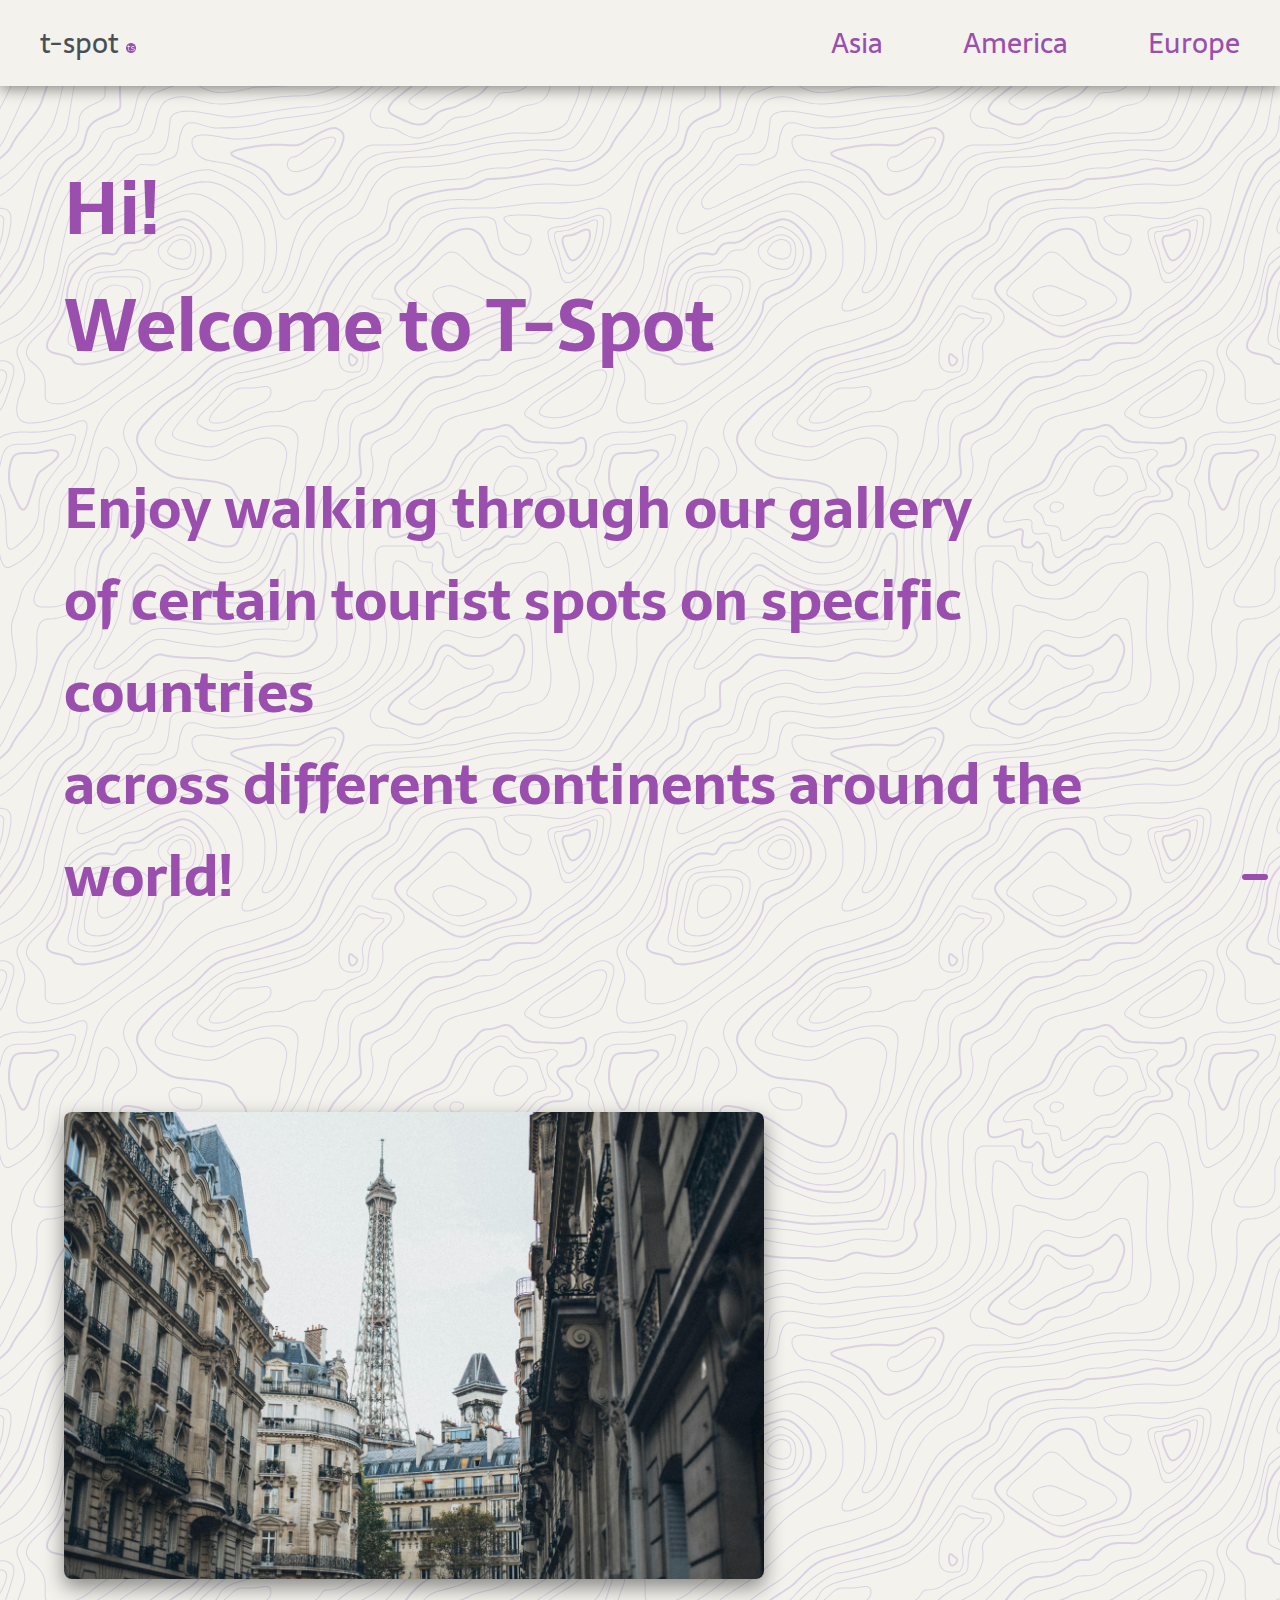
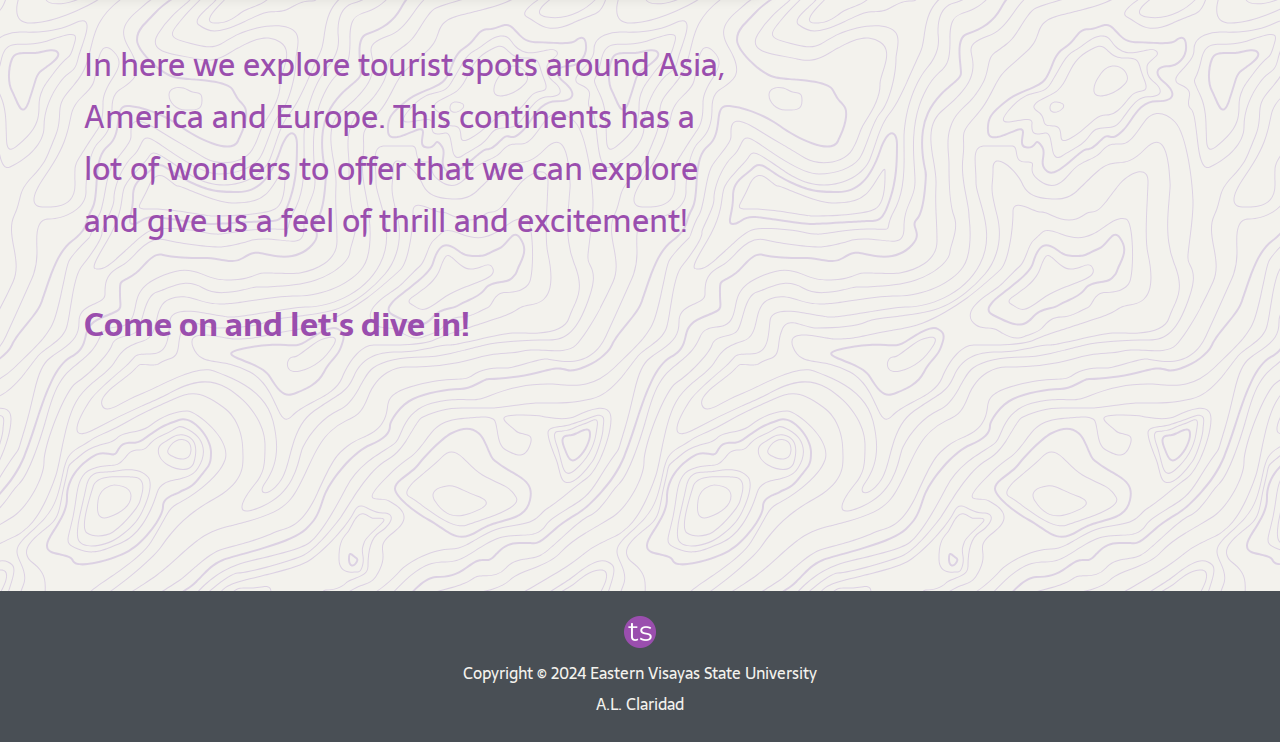
<file: index.html>
<!DOCTYPE html>
<html lang="en">
    <head>
        <meta charset="UTF-8">
        <meta name="viewport" content="width=device-width, initial-scale=1">
        <title>t-spot</title>
        <link href="css/style.css" rel="stylesheet">
        <link rel="stylesheet" href="https://cdnjs.cloudflare.com/ajax/libs/font-awesome/6.6.0/css/all.min.css" integrity="sha512-Kc323vGBEqzTmouAECnVceyQqyqdsSiqLQISBL29aUW4U/M7pSPA/gEUZQqv1cwx4OnYxTxve5UMg5GT6L4JJg==" crossorigin="anonymous" referrerpolicy="no-referrer" />
        <link rel="icon" type="image/x-icon" href="./favicon/favicon.ico">    
    </head>

    <body>
        <a id="top"></a>
        <!--Nav Bar-->
        <nav class="main-nav">
            <div class="nav-bar">
                <div class="home-btn">
                    <a href="/" class="nav-elements" style="color: #494F55">
                        <p>t-spot <img src="./favicon/favicon-32x32.png" alt="" width="10px" height="auto"></p>
                    </a>
                </div>
                <div class="nav-bar">
                    <div>
                        <a href="./asia.html" class="nav-elements">
                            <p>Asia</p>
                        </a>
                    </div>
                    <div>
                        <a href="./america.html" class="nav-elements">
                            <p>America</p>
                        </a>
                    </div>
                    <div>
                        <a href="./europe.html" class="nav-elements">
                            <p>Europe</p>
                        </a>
                    </div>
                </div>
            </div>
        </nav>

        <!--Main Body-->
        <div class="hero-contents">
            <h2>Hi!</h2>
            <h2>Welcome to T-Spot</h2>
            <br>
            <h3>Enjoy walking through our gallery</h3>
            <h3>of certain tourist spots on specific countries</h3>
            <h3>across different continents around the world!</h3>
        </div>



        <div class="hero-contents hero-elements">
            <div>
                <img src="./images/landing.jpg" alt="picture of a tower" class="landing-image">
            </div>

            <div class="hero-body">
                <p>In here we explore tourist spots around Asia,</p>
                <p>America and Europe. This continents has a</p>
                <p>lot of wonders to offer that we can explore<p>
                <p>and give us a feel of thrill and excitement!</p>
                <br>
                <p><b>Come on and let's dive in!</b></p>
            </div>
        </div>

        <br>
        <br>
        <br>
        <br>
        <br>
        <br>

        <footer class="footer">
            <center>
                <a href="https://github.com/spaermint/TSpot" class="footer-link" target="_blank">
                    <img src="./favicon/favicon-32x32.png" alt="favicon of the website">
                </a>
                <p>Copyright © 2024 Eastern Visayas State University</p>
                <a href="https://github.com/spaermint" class="footer-link" target="_blank"><i class="fab fa-github"></i>  A.L. Claridad</a>
            </center>
        </footer>

        <!--back to top icon-->
        <a href="#top" class="back-to-top">
            <p><i class="fa-solid fa-arrow-up btt-icon"></i></p>
        </a>
    </body>
</html>
</file>
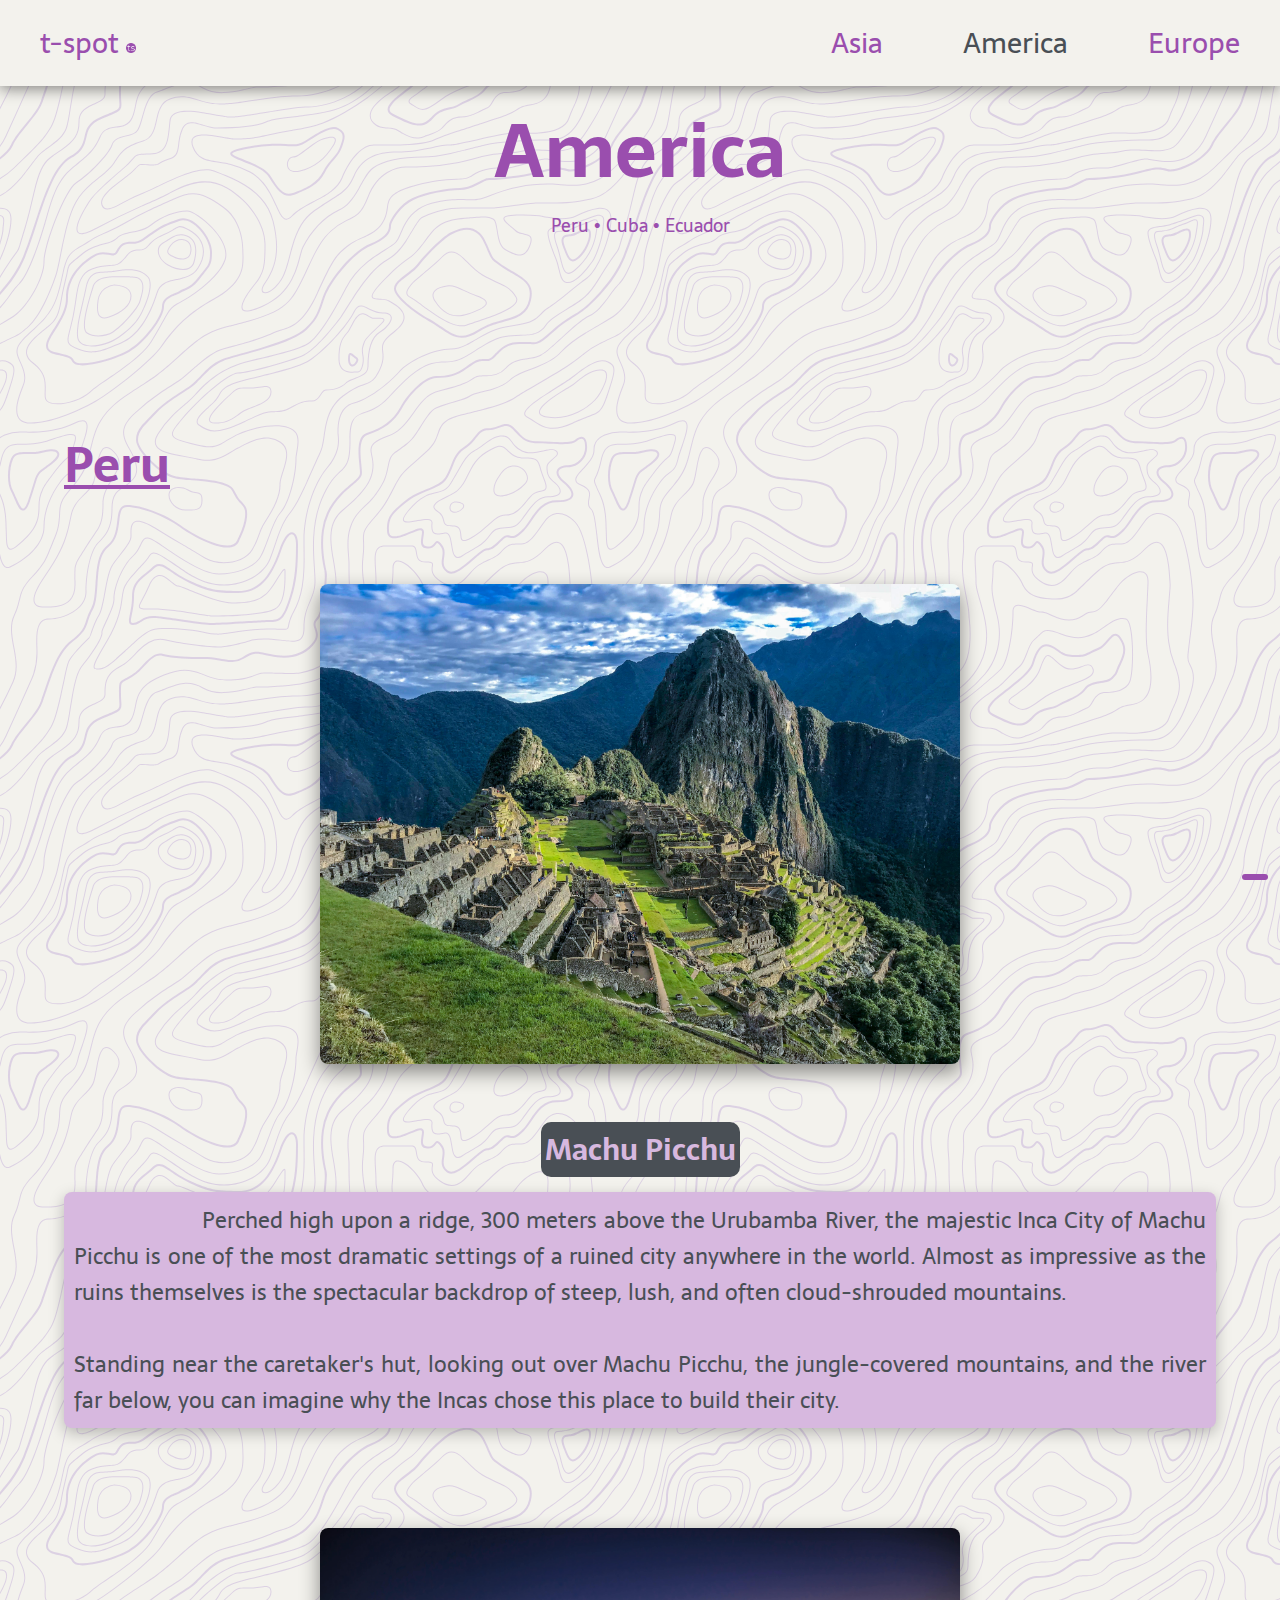
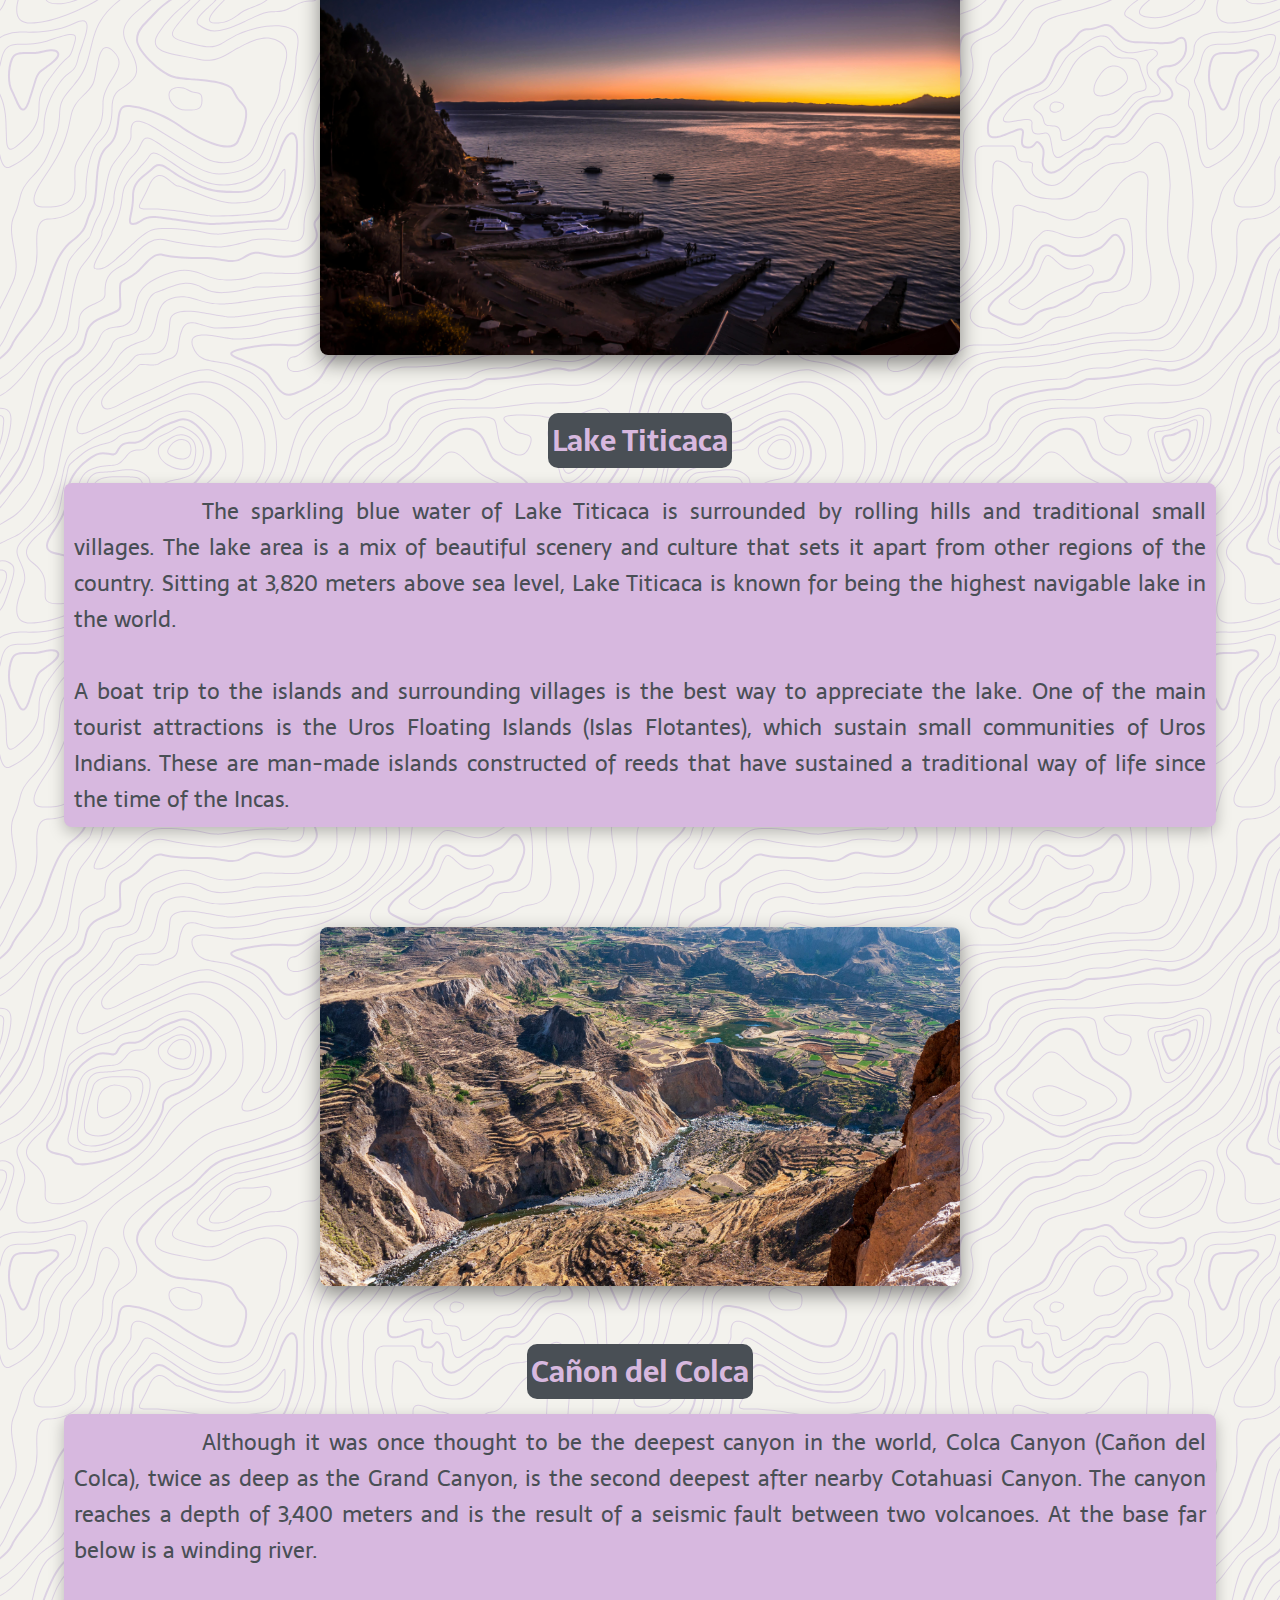
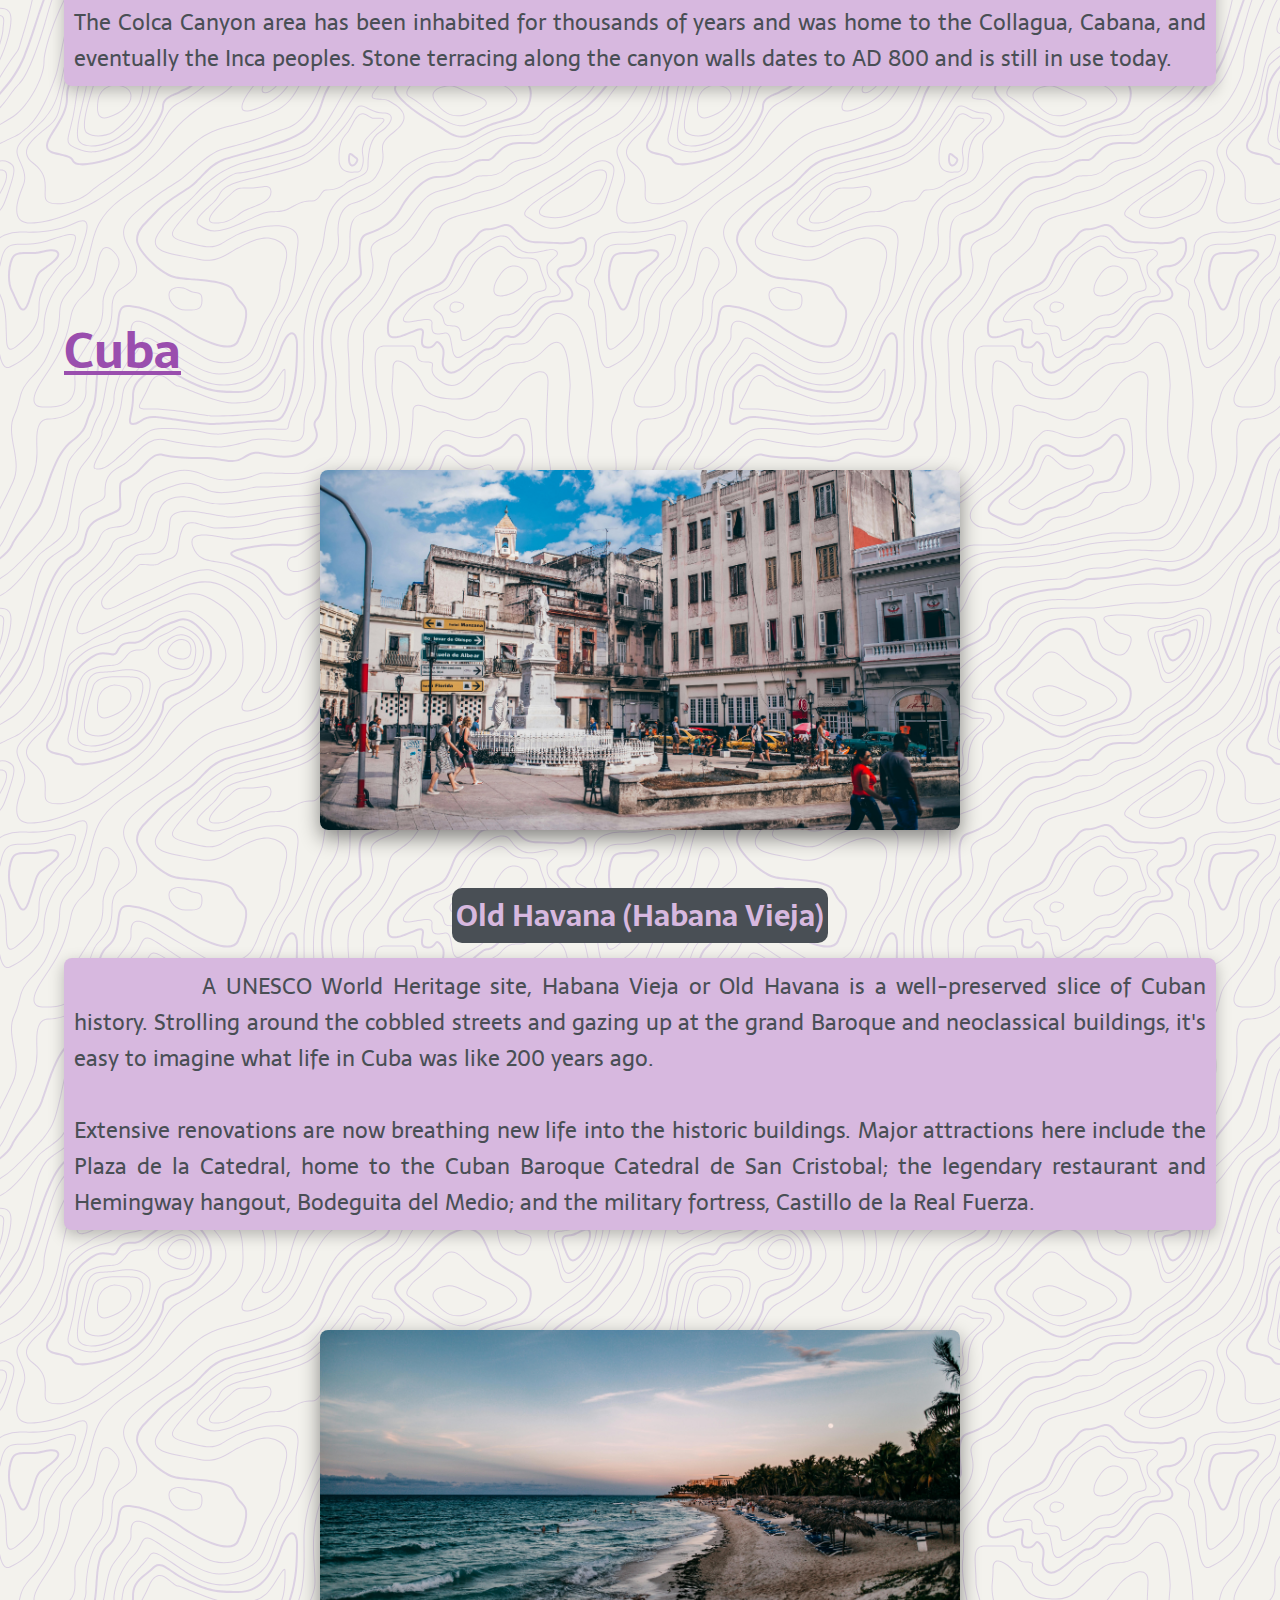
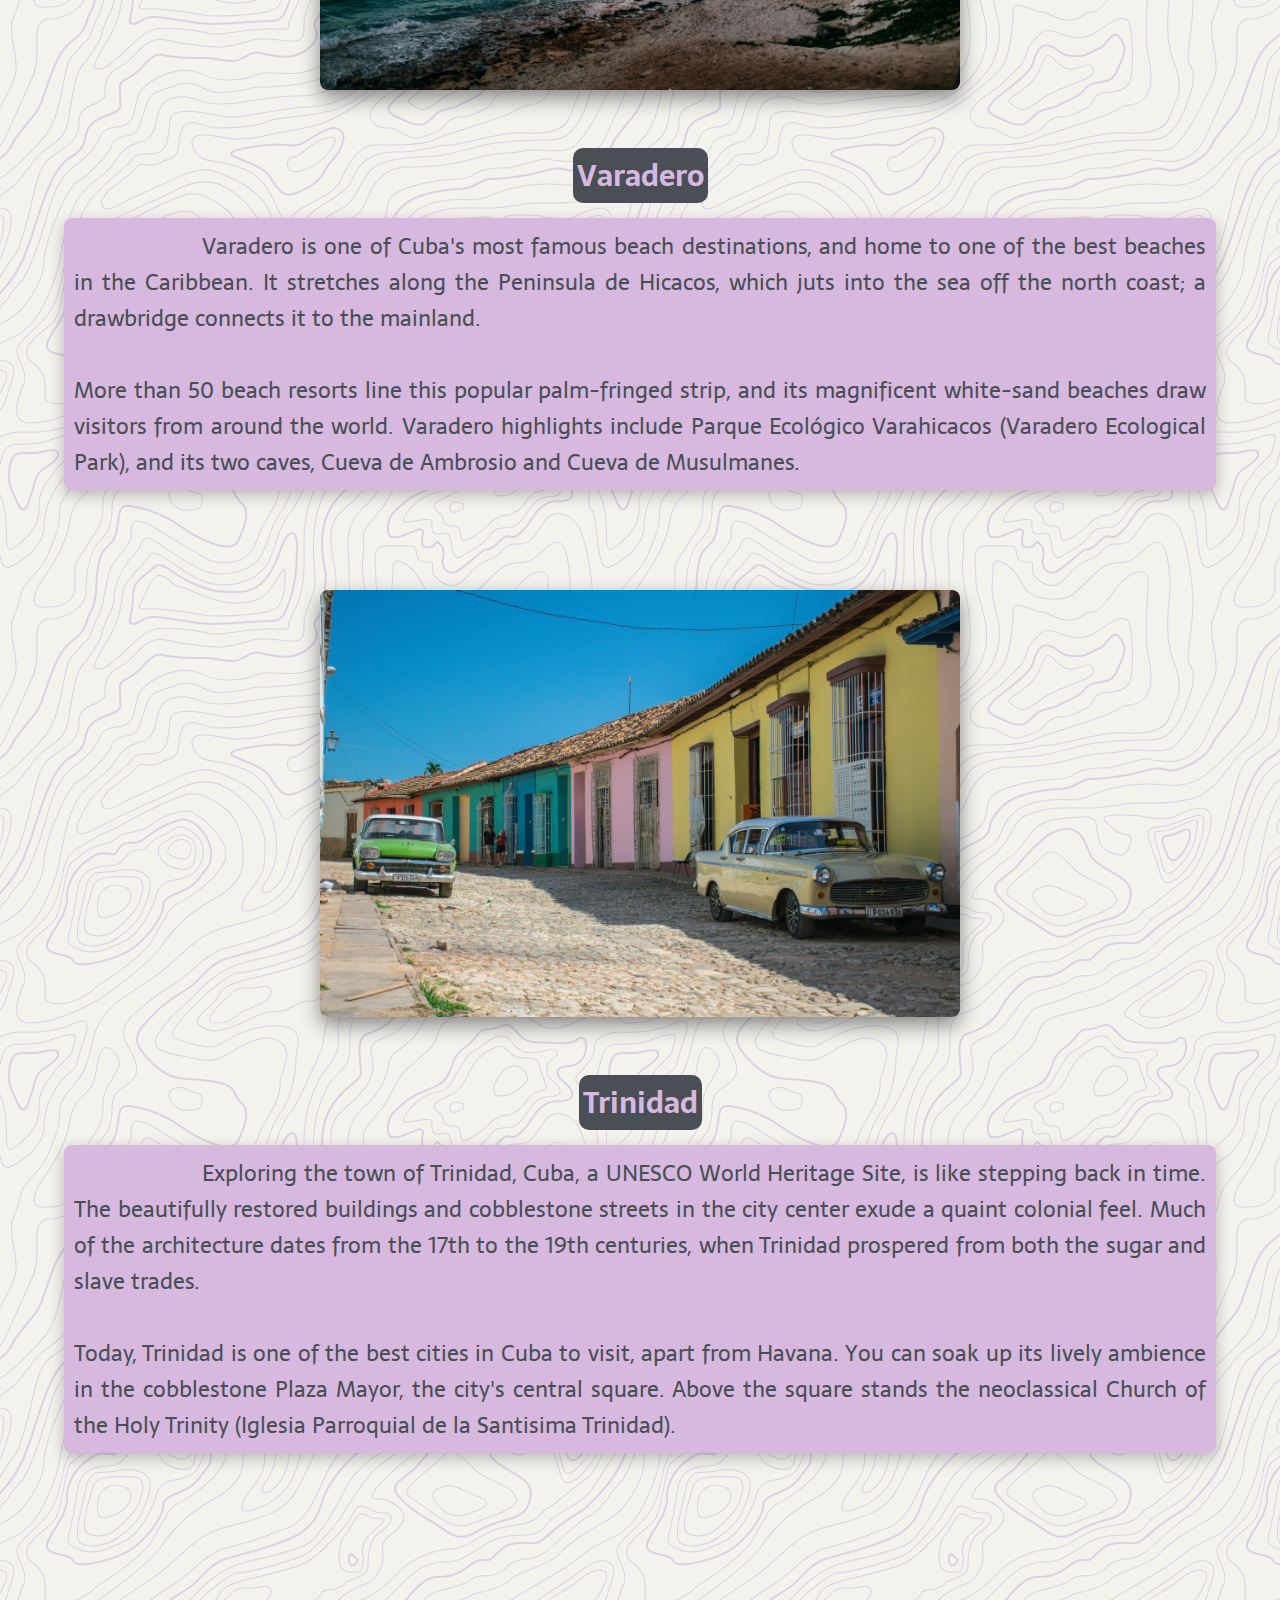
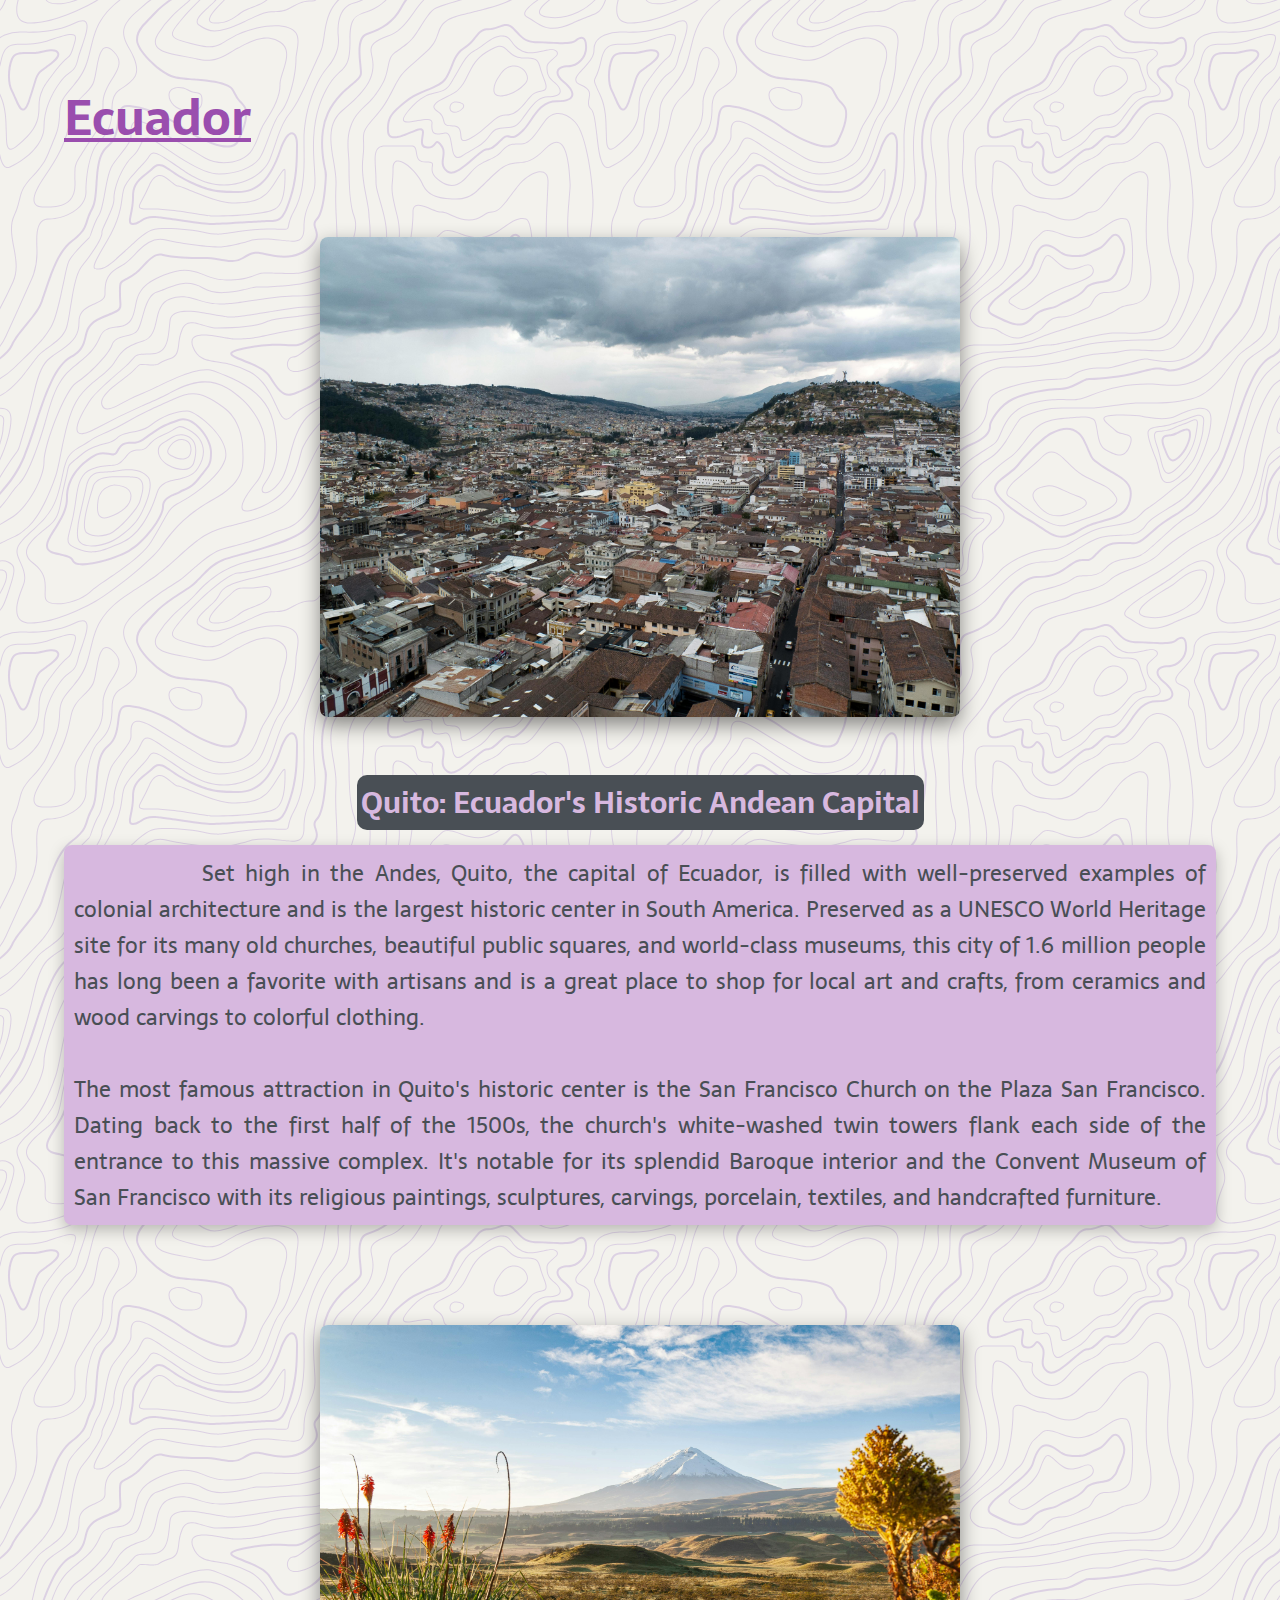
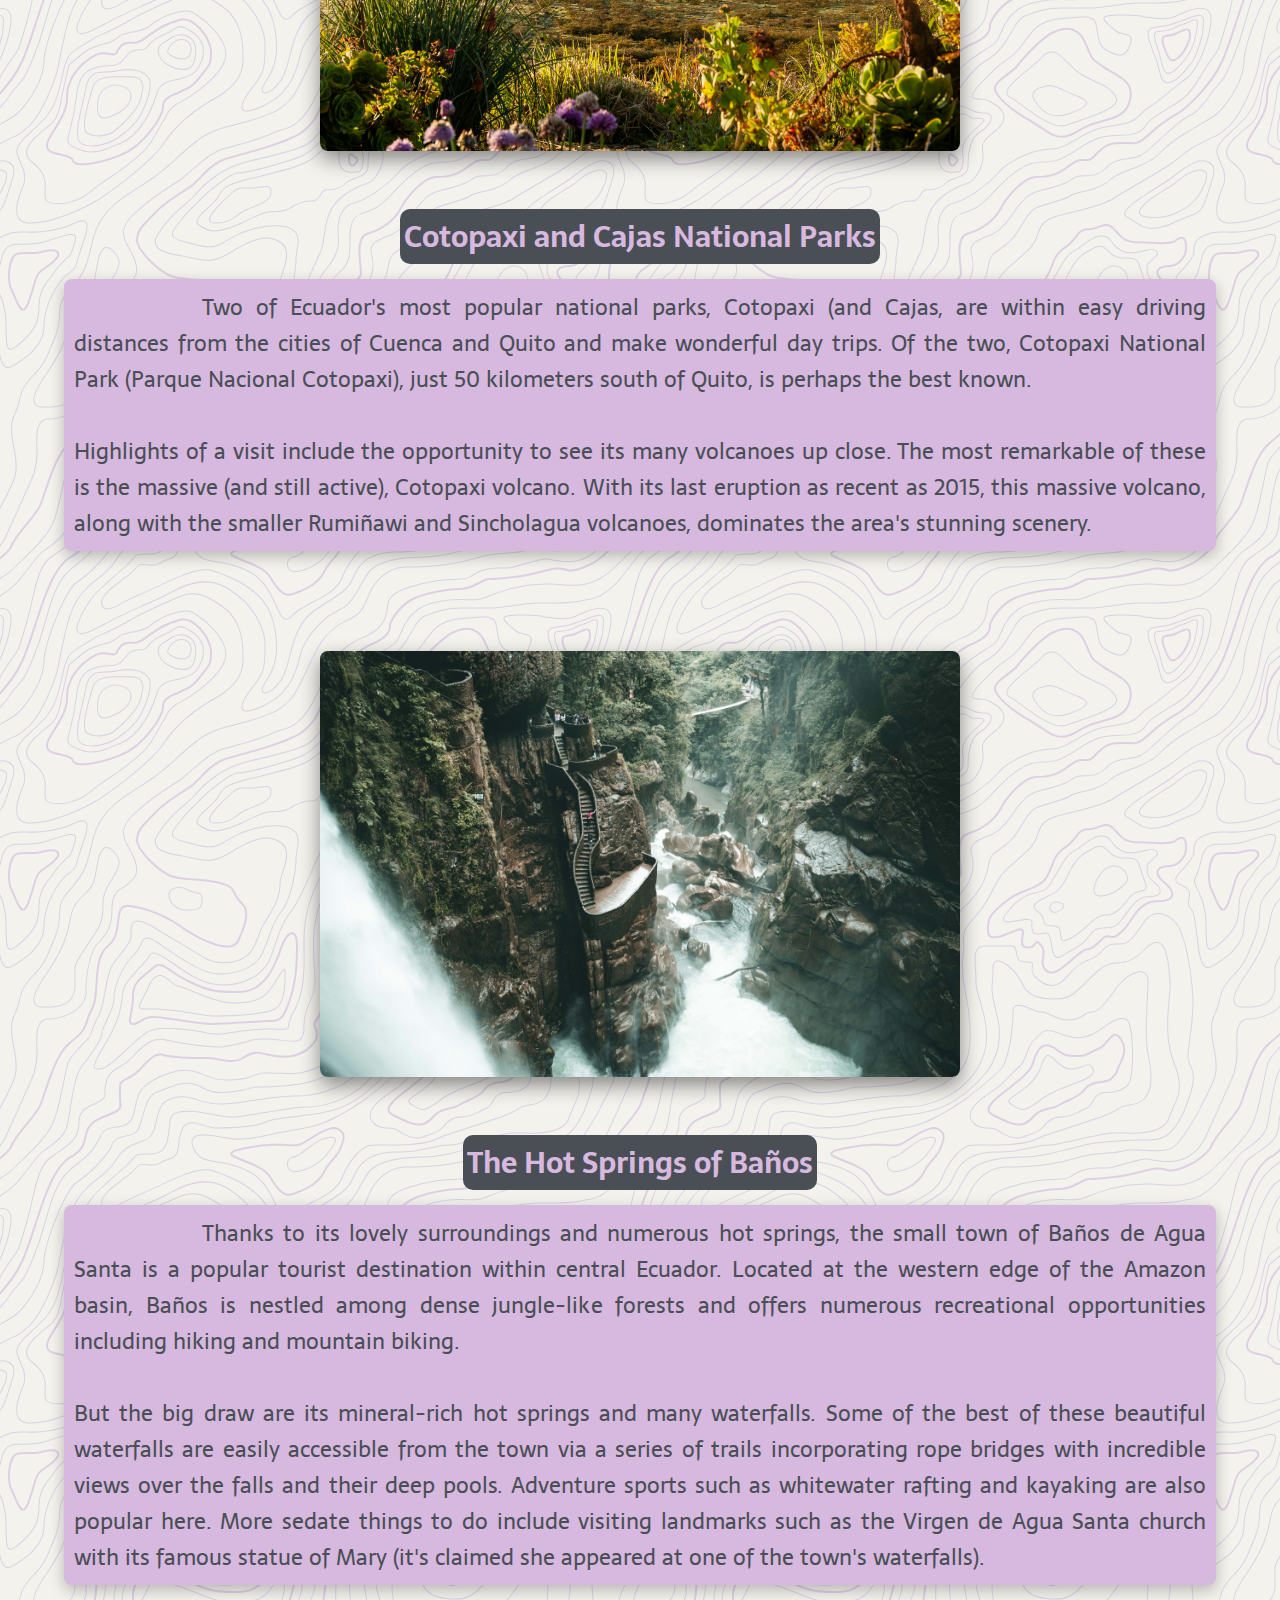
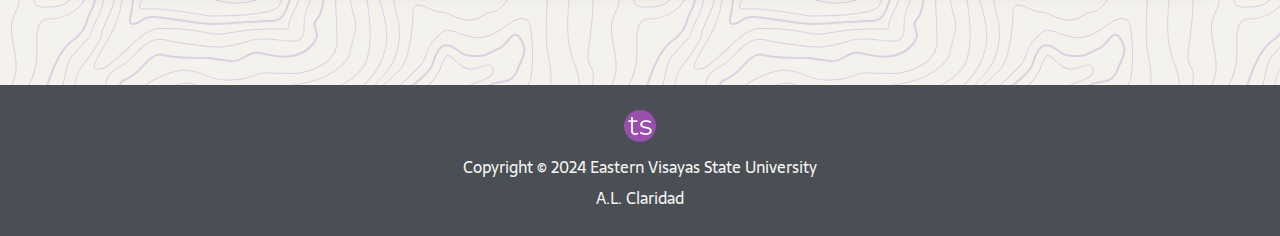
<file: america.html>
<!DOCTYPE html>
<html lang="en">

    <head>
        <meta charset="UTF-8">
        <meta name="viewport" content="width=device-width, initial-scale=1">
        <title>t-spot</title>
        <link href="css/style.css" rel="stylesheet">
        <link rel="stylesheet" href="https://cdnjs.cloudflare.com/ajax/libs/font-awesome/6.6.0/css/all.min.css"
        integrity="sha512-Kc323vGBEqzTmouAECnVceyQqyqdsSiqLQISBL29aUW4U/M7pSPA/gEUZQqv1cwx4OnYxTxve5UMg5GT6L4JJg=="
        crossorigin="anonymous" referrerpolicy="no-referrer" />
        <link rel="icon" type="image/x-icon" href="./favicon/favicon.ico">
    </head>

    <body>
        <a id="top"></a>
        <!--Nav Bar-->
        <nav class="main-nav">
            <div class="nav-bar">
                <div class="home-btn">
                    <a href="/" class="nav-elements">
                        <p>t-spot <img src="./favicon/favicon-32x32.png" alt="" width="10px" height="auto"></p>
                    </a>
                </div>
                <div class="nav-bar">
                    <div>
                        <a href="./asia.html" class="nav-elements">
                            <p>Asia</p>
                        </a>
                    </div>
                    <div>
                        <a href="./america.html" class="nav-elements" style="color: #494F55">
                            <p>America</p>
                        </a>
                    </div>
                    <div>
                        <a href="./europe.html" class="nav-elements">
                            <p>Europe</p>
                        </a>
                    </div>
                </div>
            </div>
        </nav>

        <!--Main Body-->
        <center class="title">
            <h1>America</h1>
            <ul>
                <li class="breadcrumbs">
                    <a href="#peru" class="breadcrumbs-content">Peru</a>
                    •
                    <a href="#cuba" class="breadcrumbs-content">Cuba</a>
                    •
                    <a href="#ecuador" class="breadcrumbs-content">Ecuador</a>
                </li>
            </ul>
            <br>
        </center>



        <br id="peru">
        <div class="hero-contents">
            <!--Country 1-->
            <h2 class="content-title">Peru</h2>

            <!--Spot 1-->
            <center>
                <a href="https://en.wikipedia.org/wiki/Machu_Picchu" target="_blank">
                    <img src="./images/machu-picchu.jpg" alt="image of machu-picchu" class="image">
                </a>
                <h4 class="content-mini-title">Machu Picchu</h4>
            </center>
            <p class="content-body">Perched high upon a ridge, 300 meters above the Urubamba River, the majestic Inca City
            of Machu Picchu is one of the most dramatic settings of a ruined city anywhere in the world. Almost as
            impressive as the ruins themselves is the spectacular backdrop of steep, lush, and often cloud-shrouded
            mountains. <br><br>
            Standing near the caretaker's hut, looking out over Machu Picchu, the jungle-covered mountains, and the
            river far below, you can imagine why the Incas chose this place to build their city.</p>




            <!--Spot 2-->
            <center>
                <a href="https://en.wikipedia.org/wiki/Lake_Titicaca" target="_blank">
                    <img src="./images/lake-titicaca.jpg" alt="image of lake-titicaca" class="image">
                </a>
                <h4 class="content-mini-title">Lake Titicaca</h4>
            </center>
            <p class="content-body">The sparkling blue water of Lake Titicaca is surrounded by rolling hills and traditional
            small villages. The lake area is a mix of beautiful scenery and culture that sets it apart from other
            regions of the country. Sitting at 3,820 meters above sea level, Lake Titicaca is known for being the
            highest navigable lake in the world.<br><br>
            A boat trip to the islands and surrounding villages is the best way to appreciate the lake. One of the main
            tourist attractions is the Uros Floating Islands (Islas Flotantes), which sustain small communities of Uros
            Indians. These are man-made islands constructed of reeds that have sustained a traditional way of life since
            the time of the Incas.</p>





            <!--Spot 3-->
            <center>
                <a href="https://en.wikipedia.org/wiki/Colca_Canyon" target="_blank">
                    <img src="./images/colca-canyon.jpg" alt="image of colca canyon" class="image">
                </a>
                <h4 class="content-mini-title">Cañon del Colca</h4>
            </center>
            <p class="content-body">Although it was once thought to be the deepest canyon in the world, Colca Canyon (Cañon
            del Colca), twice as deep as the Grand Canyon, is the second deepest after nearby Cotahuasi Canyon. The
            canyon reaches a depth of 3,400 meters and is the result of a seismic fault between two volcanoes. At the
            base far below is a winding river.<br><br>
            The Colca Canyon area has been inhabited for thousands of years and was home to the Collagua, Cabana, and
            eventually the Inca peoples. Stone terracing along the canyon walls dates to AD 800 and is still in use
            today.</p>
        </div>



        <br id="cuba">
        <div class="hero-contents">
            <!--Country 2-->
            <h2 class="content-title">Cuba</h2>

            <!--Spot 1-->
            <center>
                <a href="https://whc.unesco.org/en/list/204/" target="_blank">
                    <img src="./images/havana.jpg" alt="image of old havana" class="image">
                </a>
                <h4 class="content-mini-title">Old Havana (Habana Vieja)</h4>
            </center>
            <p class="content-body">A UNESCO World Heritage site, Habana Vieja or Old Havana is a well-preserved slice of
            Cuban history. Strolling around the cobbled streets and gazing up at the grand Baroque and neoclassical
            buildings, it's easy to imagine what life in Cuba was like 200 years ago.<br><br>
            Extensive renovations are now breathing new life into the historic buildings. Major attractions here include
            the Plaza de la Catedral, home to the Cuban Baroque Catedral de San Cristobal; the legendary restaurant and
            Hemingway hangout, Bodeguita del Medio; and the military fortress, Castillo de la Real Fuerza.</p>




            <!--Spot 2-->
            <center>
                <a href="https://en.wikipedia.org/wiki/Varadero" target="_blank">
                    <img src="./images/varadero.jpg" alt="image of varadero" class="image">
                </a>
                <h4 class="content-mini-title">Varadero</h4>
            </center>
            <p class="content-body">Varadero is one of Cuba's most famous beach destinations, and home to one of the best
            beaches in the Caribbean. It stretches along the Peninsula de Hicacos, which juts into the sea off the north
            coast; a drawbridge connects it to the mainland.<br><br>
            More than 50 beach resorts line this popular palm-fringed strip, and its magnificent white-sand beaches draw
            visitors from around the world. Varadero highlights include Parque Ecológico Varahicacos (Varadero
            Ecological Park), and its two caves, Cueva de Ambrosio and Cueva de Musulmanes.</p>




            <!--Spot 3-->
            <center>
                <a href="https://www.britannica.com/place/Trinidad-Cuba" target="_blank">
                    <img src="./images/trinidad.jpg" alt="image of trinidad in cuba" class="image">
                </a>
                <h4 class="content-mini-title">Trinidad</h4>
            </center>
            <p class="content-body">Exploring the town of Trinidad, Cuba, a UNESCO World Heritage Site, is like stepping
            back in time. The beautifully restored buildings and cobblestone streets in the city center exude a quaint
            colonial feel. Much of the architecture dates from the 17th to the 19th centuries, when Trinidad prospered
            from both the sugar and slave trades.<br><br>
            Today, Trinidad is one of the best cities in Cuba to visit, apart from Havana. You can soak up its lively
            ambience in the cobblestone Plaza Mayor, the city's central square. Above the square stands the neoclassical
            Church of the Holy Trinity (Iglesia Parroquial de la Santisima Trinidad).</p>
        </div>



        <br id="ecuador">
        <div class="hero-contents">
            <!--Country 3-->
            <h2 class="content-title">Ecuador</h2>

            <!--Spot 1-->
            <center>
                <a href="https://www.britannica.com/place/Quito" target="_blank">
                    <img src="./images/quito.jpg" alt="image of a quito" class="image">
                </a>
                <h4 class="content-mini-title">Quito: Ecuador's Historic Andean Capital</h4>
            </center>
            <p class="content-body">Set high in the Andes, Quito, the capital of Ecuador, is filled with well-preserved
            examples of colonial architecture and is the largest historic center in South America. Preserved as a UNESCO
            World Heritage site for its many old churches, beautiful public squares, and world-class museums, this city
            of 1.6 million people has long been a favorite with artisans and is a great place to shop for local art and
            crafts, from ceramics and wood carvings to colorful clothing.<br><br>
            The most famous attraction in Quito's historic center is the San Francisco Church on the Plaza San
            Francisco. Dating back to the first half of the 1500s, the church's white-washed twin towers flank each side
            of the entrance to this massive complex. It's notable for its splendid Baroque interior and the Convent
            Museum of San Francisco with its religious paintings, sculptures, carvings, porcelain, textiles, and
            handcrafted furniture.</p>




            <!--Spot 2-->
            <center>
                <a href="https://www.globalnationalparks.com/ecuador/cotopaxi/" target="_blank">
                    <img src="./images/cotopaxi.jpg" alt="image of an Cotopaxi and Cajas National Parks" class="image">
                </a>
                <h4 class="content-mini-title">Cotopaxi and Cajas National Parks</h4>
            </center>
            <p class="content-body">Two of Ecuador's most popular national parks, Cotopaxi (and Cajas, are within easy
            driving distances from the cities of Cuenca and Quito and make wonderful day trips. Of the two, Cotopaxi
            National Park (Parque Nacional Cotopaxi), just 50 kilometers south of Quito, is perhaps the best
            known.<br><br>
            Highlights of a visit include the opportunity to see its many volcanoes up close. The most remarkable of
            these is the massive (and still active), Cotopaxi volcano. With its last eruption as recent as 2015, this
            massive volcano, along with the smaller Rumiñawi and Sincholagua volcanoes, dominates the area's stunning
            scenery.</p>




            <!--Spot 3-->
            <center>
                <a href="https://wanderwoman.online/index.php/2023/01/25/what-to-do-in-banos-ecuador-vegan/"
                    target="_blank">
                    <img src="./images/baños.jpg" alt="image of hotsprings in baños" class="image">
                </a>
                <h4 class="content-mini-title">The Hot Springs of Baños</h4>
            </center>
            <p class="content-body">Thanks to its lovely surroundings and numerous hot springs, the small town of Baños de
            Agua Santa is a popular tourist destination within central Ecuador. Located at the western edge of the
            Amazon basin, Baños is nestled among dense jungle-like forests and offers numerous recreational
            opportunities including hiking and mountain biking.<br><br>
            But the big draw are its mineral-rich hot springs and many waterfalls. Some of the best of these beautiful
            waterfalls are easily accessible from the town via a series of trails incorporating rope bridges with
            incredible views over the falls and their deep pools. Adventure sports such as whitewater rafting and
            kayaking are also popular here. More sedate things to do include visiting landmarks such as the Virgen de
            Agua Santa church with its famous statue of Mary (it's claimed she appeared at one of the town's
            waterfalls).</p>
        </div>

        <footer class="footer">
            <center>
                <a href="https://github.com/spaermint/TSpot" class="footer-link" target="_blank">
                    <img src="./favicon/favicon-32x32.png" alt="favicon of the website">
                </a>
                <p>Copyright © 2024 Eastern Visayas State University</p>
                <a href="https://github.com/spaermint" class="footer-link" target="_blank"><i class="fab fa-github"></i>
                    A.L. Claridad</a>
            </center>
        </footer>

        <!--back to top icon-->
        <a href="#top" class="back-to-top">
            <p><i class="fa-solid fa-arrow-up btt-icon"></i></p>
        </a>
    </body>
</html>
</file>
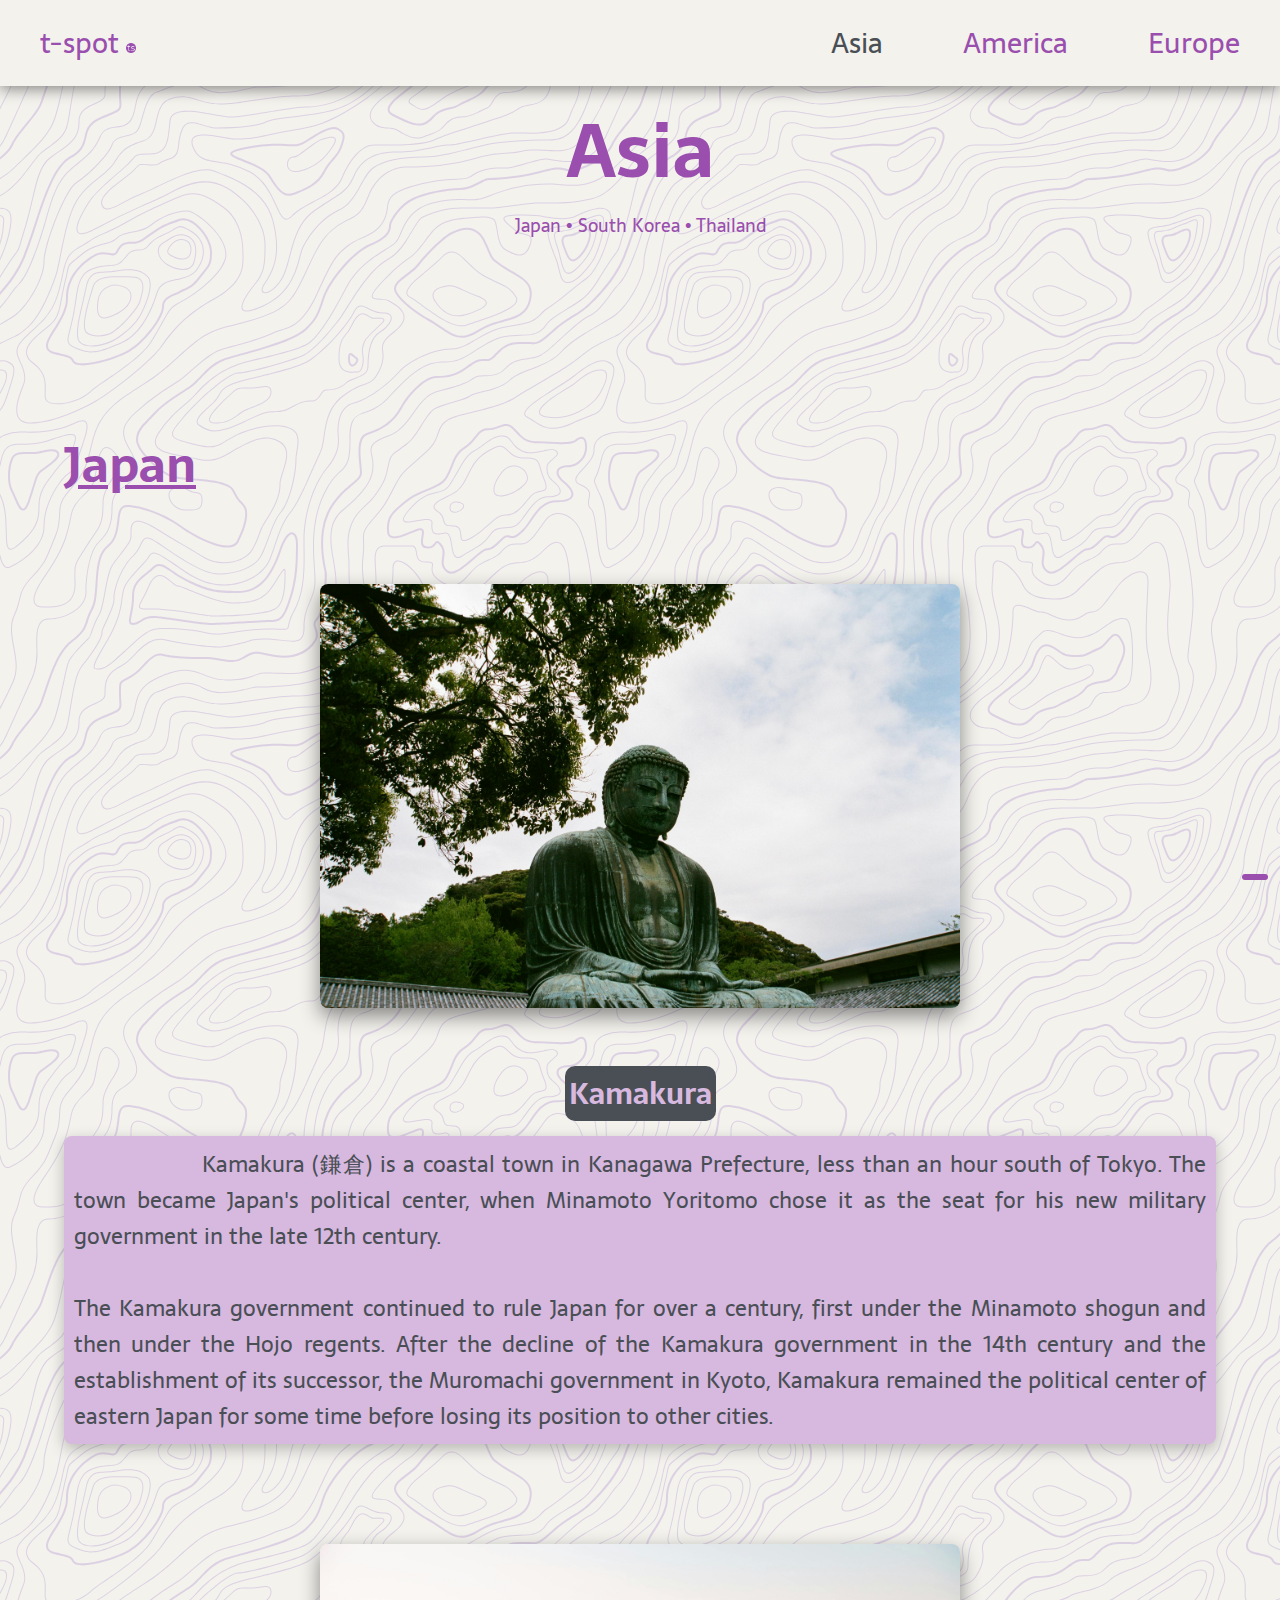
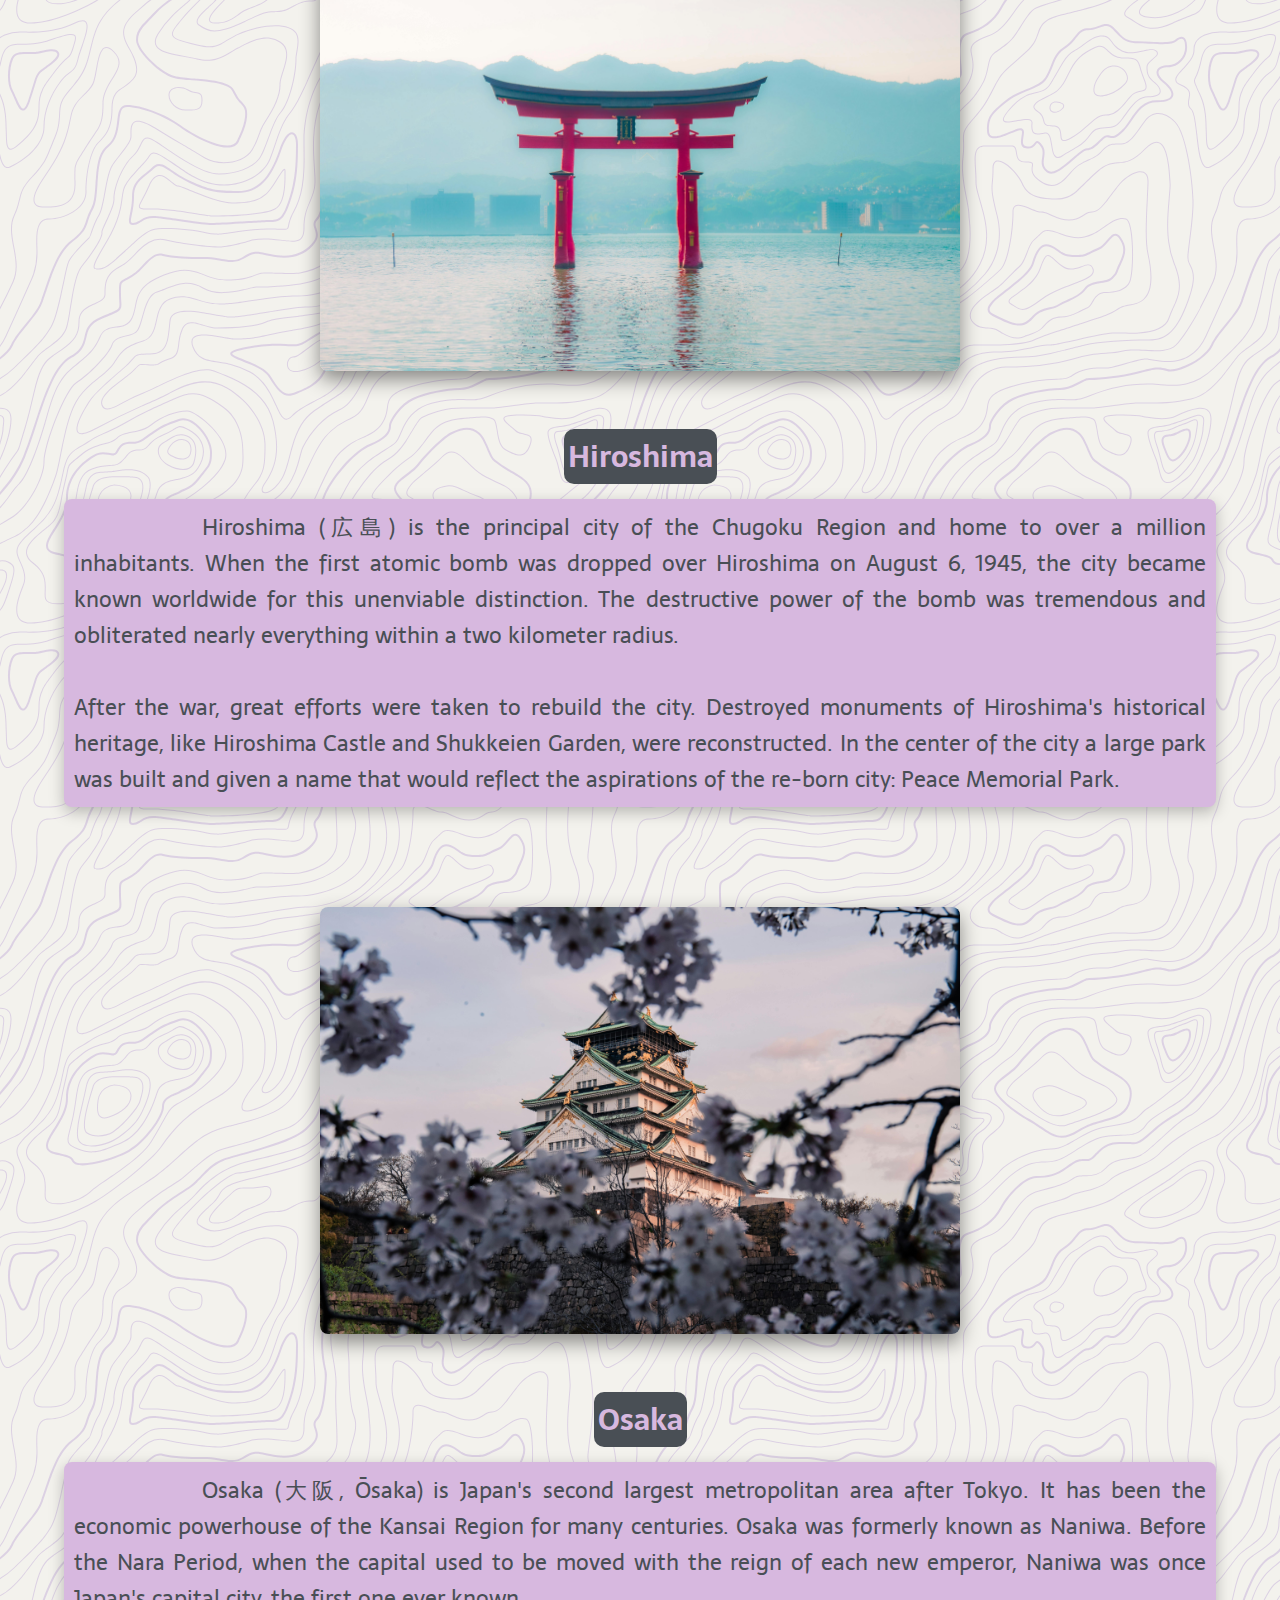
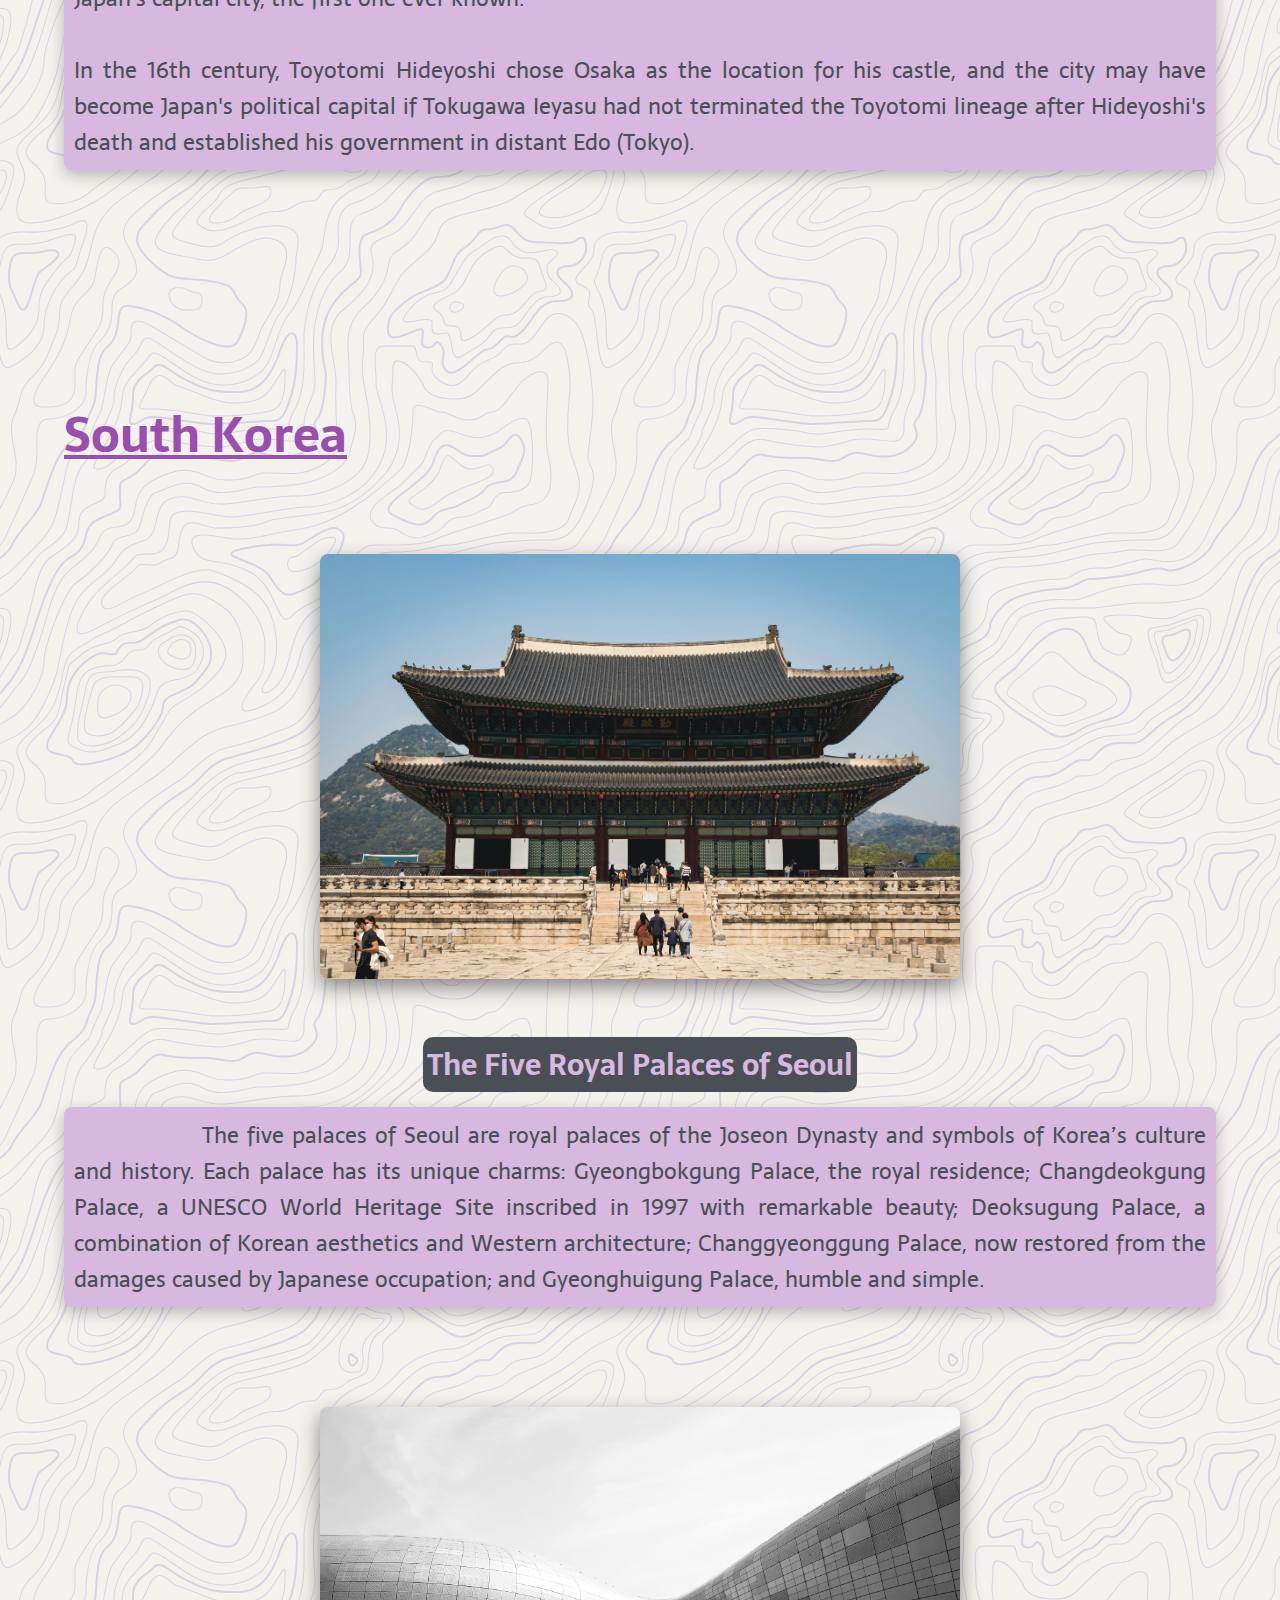
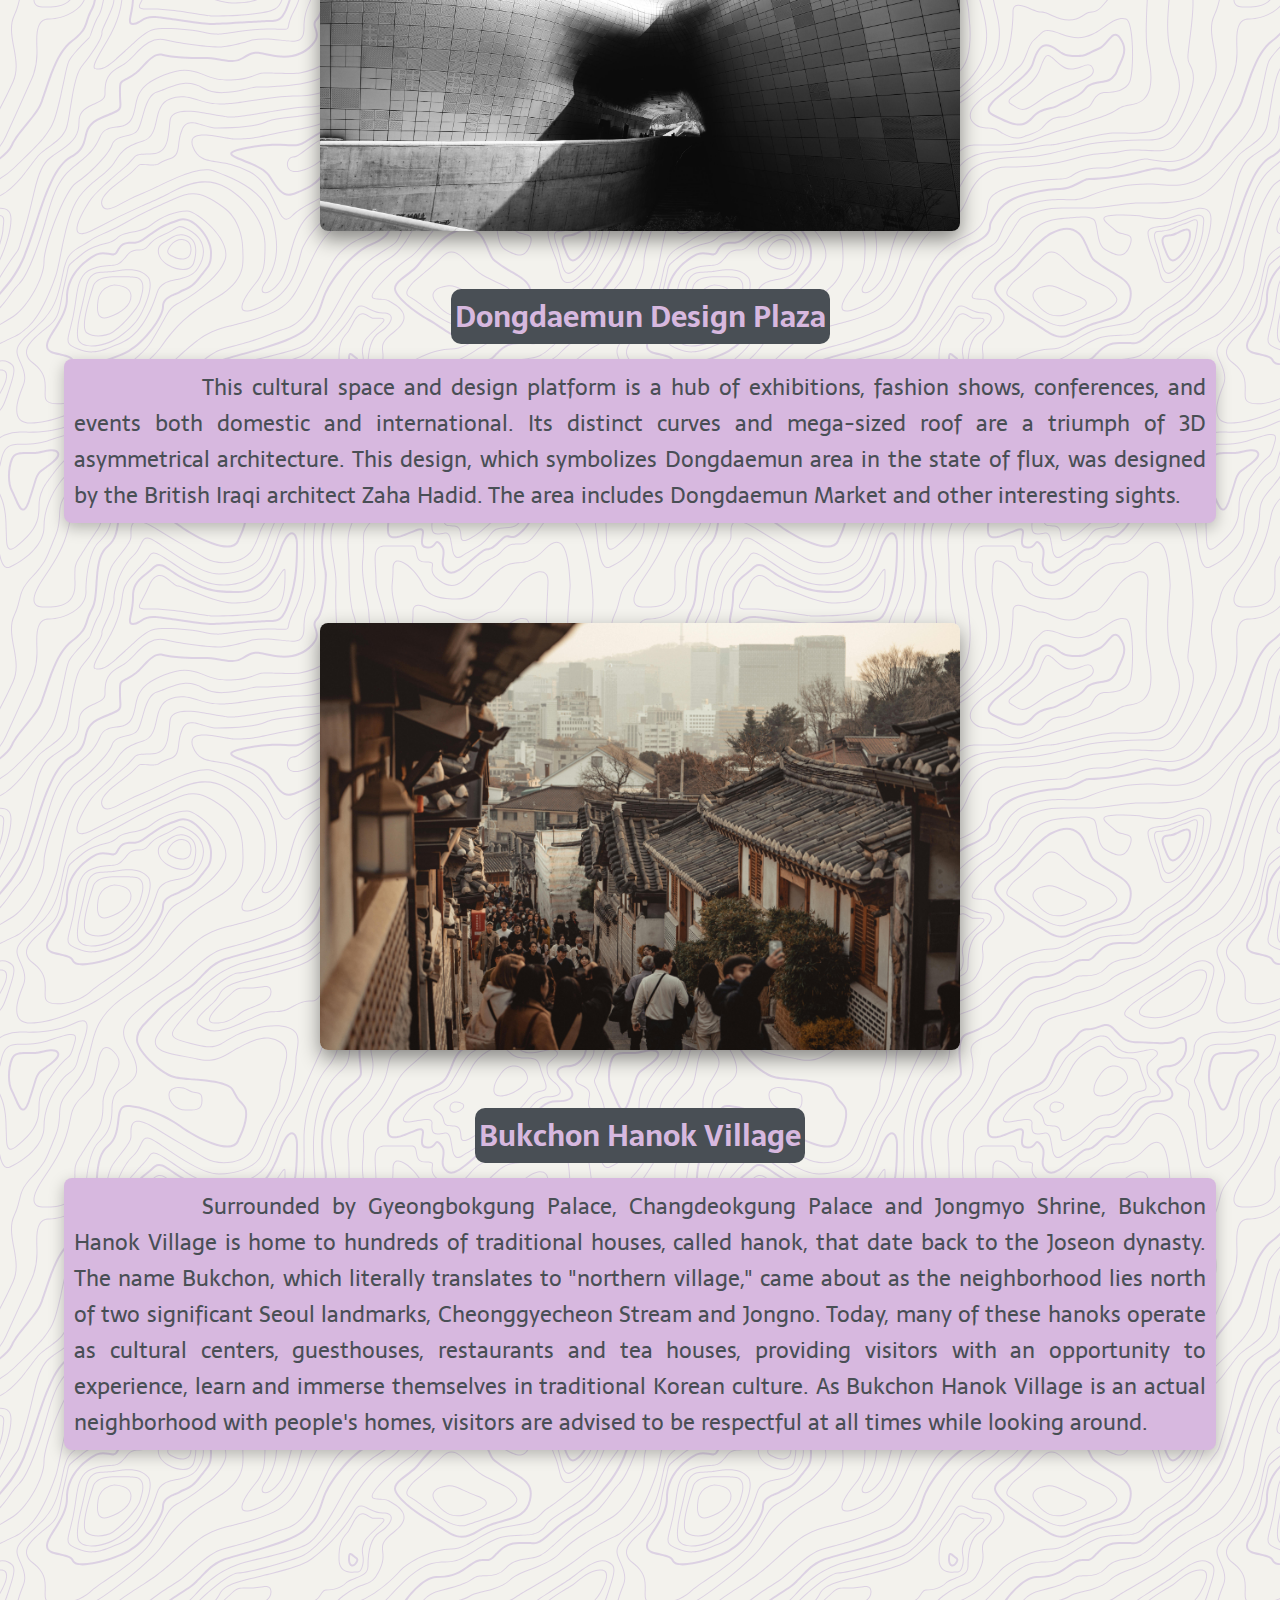
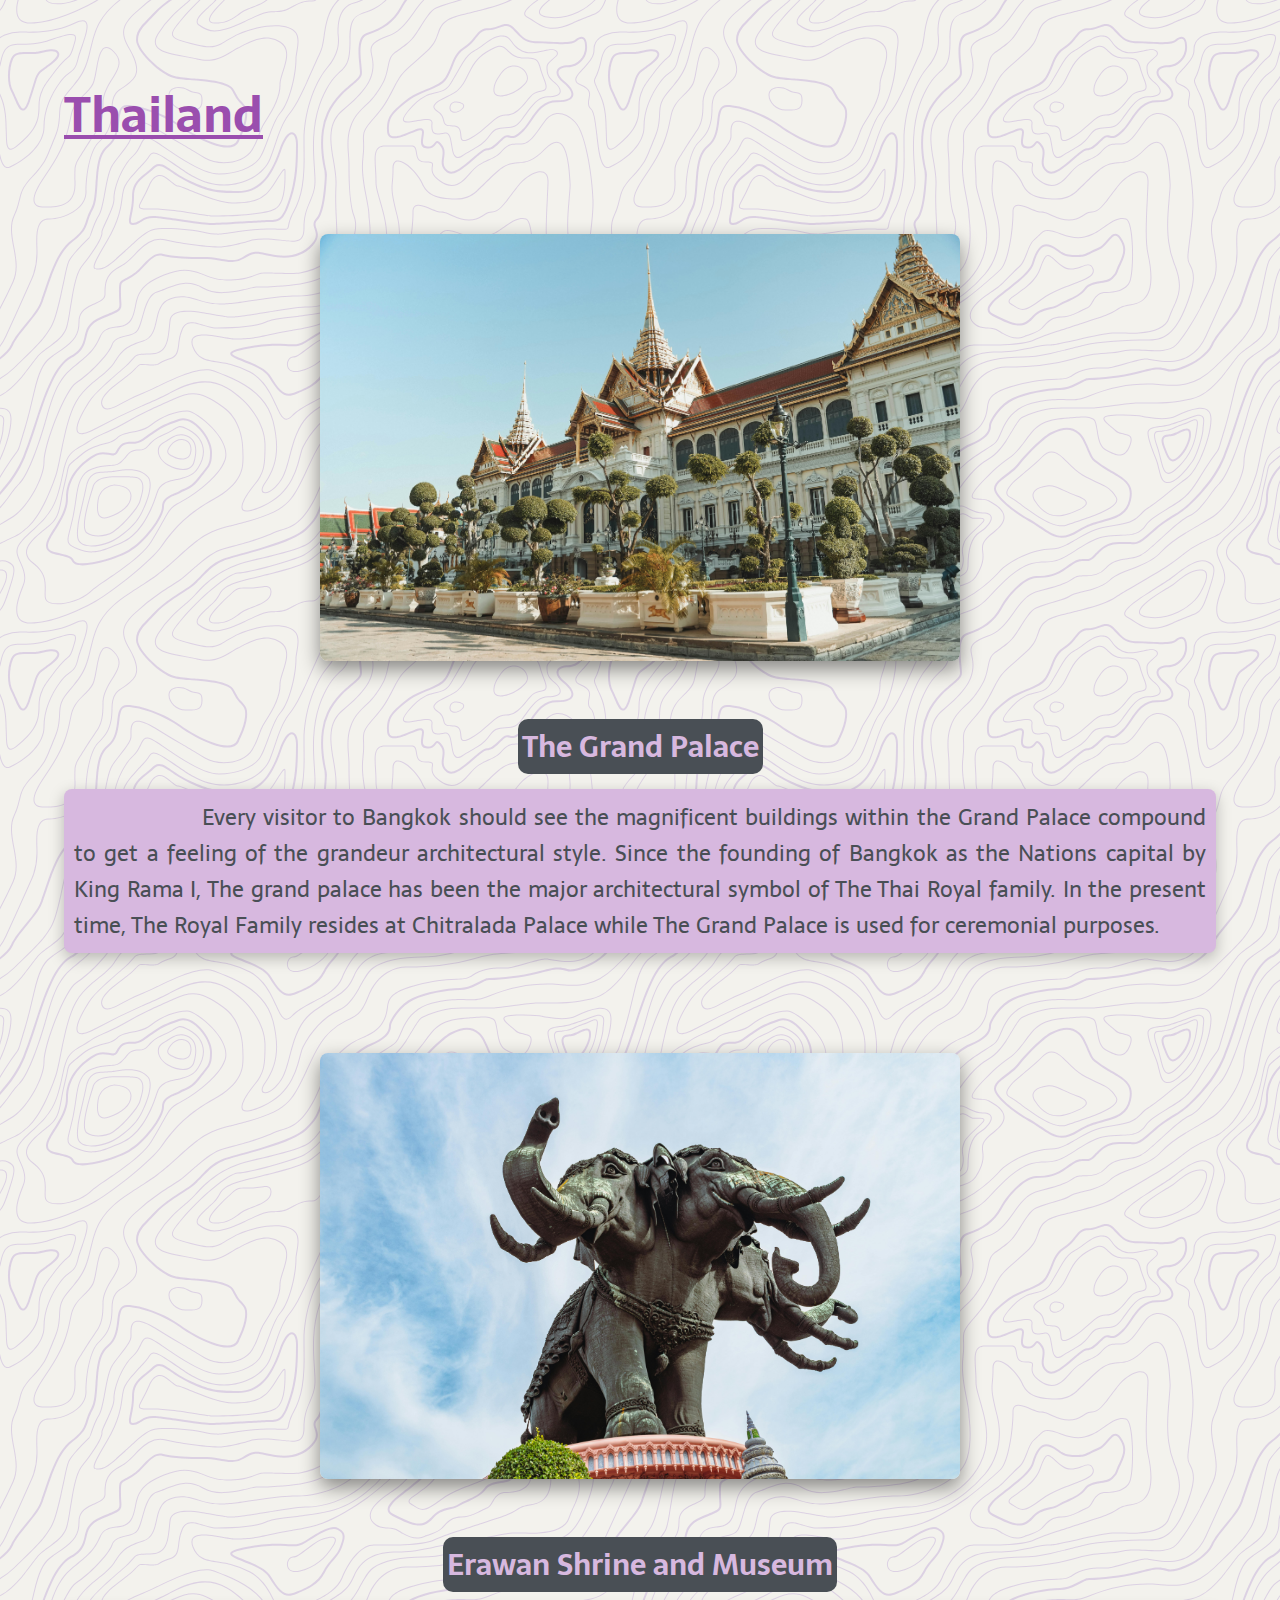
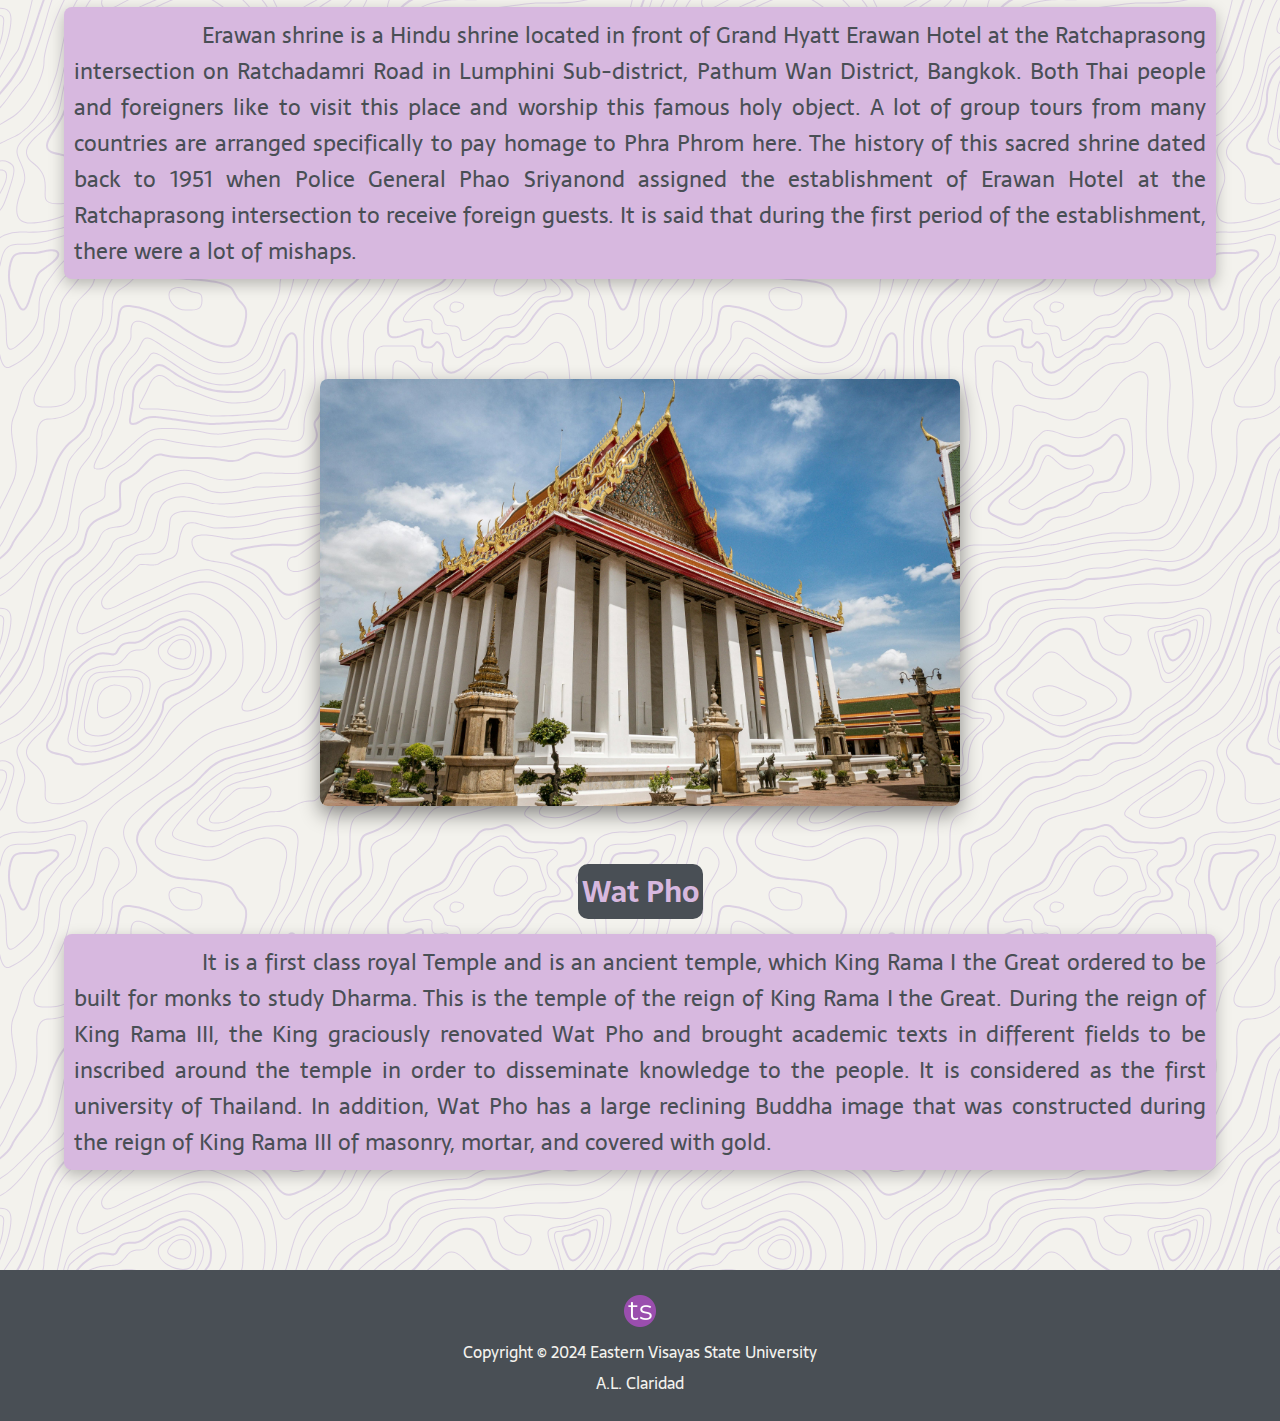
<file: asia.html>
<!DOCTYPE html>
<html lang="en">
    <head>
        <meta charset="UTF-8">
        <meta name="viewport" content="width=device-width, initial-scale=1">
        <title>t-spot</title>
        <link href="css/style.css" rel="stylesheet">
        <link rel="stylesheet" href="https://cdnjs.cloudflare.com/ajax/libs/font-awesome/6.6.0/css/all.min.css" integrity="sha512-Kc323vGBEqzTmouAECnVceyQqyqdsSiqLQISBL29aUW4U/M7pSPA/gEUZQqv1cwx4OnYxTxve5UMg5GT6L4JJg==" crossorigin="anonymous" referrerpolicy="no-referrer" />
        <link rel="icon" type="image/x-icon" href="./favicon/favicon.ico">    
    </head>
    <body>
        <a id="top"></a>
        <!--Nav Bar-->
        <nav class="main-nav">
            <div class="nav-bar">
                <div class="home-btn">
                    <a href="/" class="nav-elements">
                        <p>t-spot <img src="./favicon/favicon-32x32.png" alt="" width="10px" height="auto"></p>
                    </a>
                </div>
                <div class="nav-bar">
                    <div>
                        <a href="./asia.html" class="nav-elements" style="color: #494F55">
                            <p>Asia</p>
                        </a>
                    </div>
                    <div>
                        <a href="./america.html" class="nav-elements">
                            <p>America</p>
                        </a>
                    </div>
                    <div>
                        <a href="./europe.html" class="nav-elements">
                            <p>Europe</p>
                        </a>
                    </div>
                </div>
            </div>
        </nav>

        <!--Main Body-->
        <center class="title">
            <h1>Asia</h1>
            <ul>
                <li class="breadcrumbs">
                    <a href="#japan" class="breadcrumbs-content">Japan</a>
                    •
                    <a href="#south-korea" class="breadcrumbs-content">South Korea</a>
                    •
                    <a href="#thailand" class="breadcrumbs-content">Thailand</a>
                </li>
            </ul>
            <br>
        </center>


        <br id="japan">
        <div class="hero-contents">
            <!--Country 1-->
            <h2 class="content-title">Japan</h2>

            <!--Spot 1-->
            <center>
                <a href="https://www.japan-guide.com/e/e2166.html" target="_blank">
                    <img src="./images/kamakura.jpg" alt="image of kamakura" class="image">
                </a>
                <h4 class="content-mini-title">Kamakura</h4>
            </center>
            <p class="content-body">Kamakura (鎌倉) is a coastal town in Kanagawa Prefecture, less than an hour south of Tokyo. The town became Japan's political center, when Minamoto Yoritomo chose it as the seat for his new military government in the late 12th century.<br><br>The Kamakura government continued to rule Japan for over a century, first under the Minamoto shogun and then under the Hojo regents.
            After the decline of the Kamakura government in the 14th century and the establishment of its successor, the Muromachi government in Kyoto, Kamakura remained the political center of eastern Japan for some time before losing its position to other cities.</p>




            <!--Spot 2-->
            <center>
                <a href="https://en.wikipedia.org/wiki/Hiroshima" target="_blank">
                    <img src="./images/hiroshima.jpg" alt="image of hiroshima" class="image">
                </a>
                <h4 class="content-mini-title">Hiroshima</h4>
            </center>
            <p class="content-body">Hiroshima (広島) is the principal city of the Chugoku Region and home to over a million inhabitants.
            When the first atomic bomb was dropped over Hiroshima on August 6, 1945, the city became known worldwide for this unenviable distinction. The destructive power of the bomb was tremendous and obliterated nearly everything within a two kilometer radius.<br> <br>After the war, great efforts were taken to rebuild the city. Destroyed monuments of Hiroshima's historical heritage, like Hiroshima Castle and Shukkeien Garden, were reconstructed. In the center of the city a large park was built and given a name that would reflect the aspirations of the re-born city: Peace Memorial Park.</p>





            <!--Spot 3-->
            <center>
                <a href="https://www.japan-guide.com/e/e2157.html" target="_blank">
                    <img src="./images/osaka.jpg" alt="image of osaka" class="image">
                </a>
                <h4 class="content-mini-title">Osaka</h4>
            </center>
            <p class="content-body">Osaka (大阪, Ōsaka) is Japan's second largest metropolitan area after Tokyo. It has been the economic powerhouse of the Kansai Region for many centuries. Osaka was formerly known as Naniwa. Before the Nara Period, when the capital used to be moved with the reign of each new emperor, Naniwa was once Japan's capital city, the first one ever known.<br><br>
            In the 16th century, Toyotomi Hideyoshi chose Osaka as the location for his castle, and the city may have become Japan's political capital if Tokugawa Ieyasu had not terminated the Toyotomi lineage after Hideyoshi's death and established his government in distant Edo (Tokyo).</p>
        </div>



        <br id="south-korea">
        <div class="hero-contents">
            <!--Country 2-->
            <h2 class="content-title">South Korea</h2>

            <!--Spot 1-->
            <center>
                <a href="https://www.korea.net/Events/Overseas/view?articleId=9260#:~:text=The%20Five%20Royal%20Palaces%20in%20Seoul%20are%20Gyeongbokgung%20Palace%2C%20Changdeokgung,largest%20of%20all%20five%20palaces." target="_blank">
                    <img src="./images/palace.jpg" alt="image of a palace in korea" class="image">
                </a>
                <h4 class="content-mini-title">The Five Royal Palaces of Seoul</h4>
            </center>
            <p class="content-body">The five palaces of Seoul are royal palaces of the Joseon Dynasty and symbols of Korea’s culture and history. Each palace has its unique charms: Gyeongbokgung Palace, the royal residence; Changdeokgung Palace, a UNESCO World Heritage Site inscribed in 1997 with remarkable beauty; Deoksugung Palace, a combination of Korean aesthetics and Western architecture; Changgyeonggung Palace, now restored from the damages caused by Japanese occupation; and Gyeonghuigung Palace, humble and simple.</p>




            <!--Spot 2-->
            <center>
                <a href="https://english.visitkorea.or.kr/svc/whereToGo/locIntrdn/rgnContentsView.do?vcontsId=67162" target="_blank">
                    <img src="./images/ddp.jpg" alt="image of an Dongdaemun Design Plaza" class="image">
                </a>
                <h4 class="content-mini-title">Dongdaemun Design Plaza</h4>
            </center>
            <p class="content-body">This cultural space and design platform is a hub of exhibitions, fashion shows, conferences, and events both domestic and international. Its distinct curves and mega-sized roof are a triumph of 3D asymmetrical architecture. This design, which symbolizes Dongdaemun area in the state of flux, was designed by the British Iraqi architect Zaha Hadid. The area includes Dongdaemun Market and other interesting sights.</p>




            <!--Spot 3-->
            <center>
                <a href="https://english.visitkorea.or.kr/svc/whereToGo/locIntrdn/rgnContentsView.do?vcontsId=97932" target="_blank">
                    <img src="./images/hanok.jpg" alt="image of bukchon hanok" class="image">
                </a>
                <h4 class="content-mini-title">Bukchon Hanok Village</h4>
            </center>
            <p class="content-body">Surrounded by Gyeongbokgung Palace, Changdeokgung Palace and Jongmyo Shrine, Bukchon Hanok Village is home to hundreds of traditional houses, called hanok, that date back to the Joseon dynasty. The name Bukchon, which literally translates to "northern village," came about as the neighborhood lies north of two significant Seoul landmarks, Cheonggyecheon Stream and Jongno. Today, many of these hanoks operate as cultural centers, guesthouses, restaurants and tea houses, providing visitors with an opportunity to experience, learn and immerse themselves in traditional Korean culture. As Bukchon Hanok Village is an actual neighborhood with people's homes, visitors are advised to be respectful at all times while looking around.</p>
        </div>



        <br id="thailand">
        <div class="hero-contents">
            <!--Country 3-->
            <h2 class="content-title">Thailand</h2>

            <!--Spot 1-->
            <center>
                <a href="https://www.royalgrandpalace.th/" target="_blank">
                    <img src="./images/grand-palace.jpg" alt="image of a the grand palace" class="image">
                </a>
                <h4 class="content-mini-title">The Grand Palace</h4>
            </center>
            <p class="content-body">Every visitor to Bangkok should see the magnificent buildings within the Grand Palace compound to get a feeling of the grandeur architectural style. Since the founding of Bangkok as the Nations capital by King Rama I, The grand palace has been the major architectural symbol of The Thai Royal family. In the present time, The Royal Family resides at Chitralada Palace while The Grand Palace is used for ceremonial purposes.</p>




            <!--Spot 2-->
            <center>
                <a href="https://www.muangboranmuseum.com/en/landmark/the-erawan-museum/" target="_blank">
                    <img src="./images/erawan.jpg" alt="image of an erawan" class="image">
                </a>
                <h4 class="content-mini-title">Erawan Shrine and Museum</h4>
            </center>
            <p class="content-body">Erawan shrine is a Hindu shrine located in front of Grand Hyatt Erawan Hotel at the Ratchaprasong intersection on Ratchadamri Road in Lumphini Sub-district, Pathum Wan District, Bangkok. Both Thai people and foreigners like to visit this place and worship this famous holy object. A lot of group tours from many countries are arranged specifically to pay homage to Phra Phrom here. The history of this sacred shrine dated back to 1951 when Police General Phao Sriyanond assigned the establishment of Erawan Hotel at the Ratchaprasong intersection to receive foreign guests. It is said that during the first period of the establishment, there were a lot of mishaps.</p>




            <!--Spot 3-->
            <center>
                <a href="https://www.novotelbkk.com/destination/bangkok-tradition-and-culture-guide/wat-pho/" target="_blank">
                    <img src="./images/wat-pho.jpg" alt="image of wat pho temple" class="image">
                </a>
                <h4 class="content-mini-title">Wat Pho</h4>
            </center>
            <p class="content-body">It is a first class royal Temple and is an ancient temple, which King Rama I the Great ordered to be built for monks to study Dharma. 
            This is the temple of the reign of King Rama I the Great. During the reign of King Rama III, the King graciously renovated Wat Pho and brought academic texts in different fields to be inscribed around the temple in order to disseminate knowledge to the people. It is considered as the first university of Thailand. In addition, Wat Pho has a large reclining Buddha image that was constructed during the reign of King Rama III of masonry, mortar, and covered with gold.</p>
        </div>

        <footer class="footer">
            <center>
                <a href="https://github.com/spaermint/TSpot" class="footer-link" target="_blank">
                    <img src="./favicon/favicon-32x32.png" alt="favicon of the website">
                </a>
                <p>Copyright © 2024 Eastern Visayas State University</p>
                <a href="https://github.com/spaermint" class="footer-link" target="_blank"><i class="fab fa-github"></i>  A.L. Claridad</a>
            </center>
        </footer>

        <!--back to top icon-->
        <a href="#top" class="back-to-top">
            <p><i class="fa-solid fa-arrow-up btt-icon"></i></p>
        </a>
    </body>
</html>
</file>
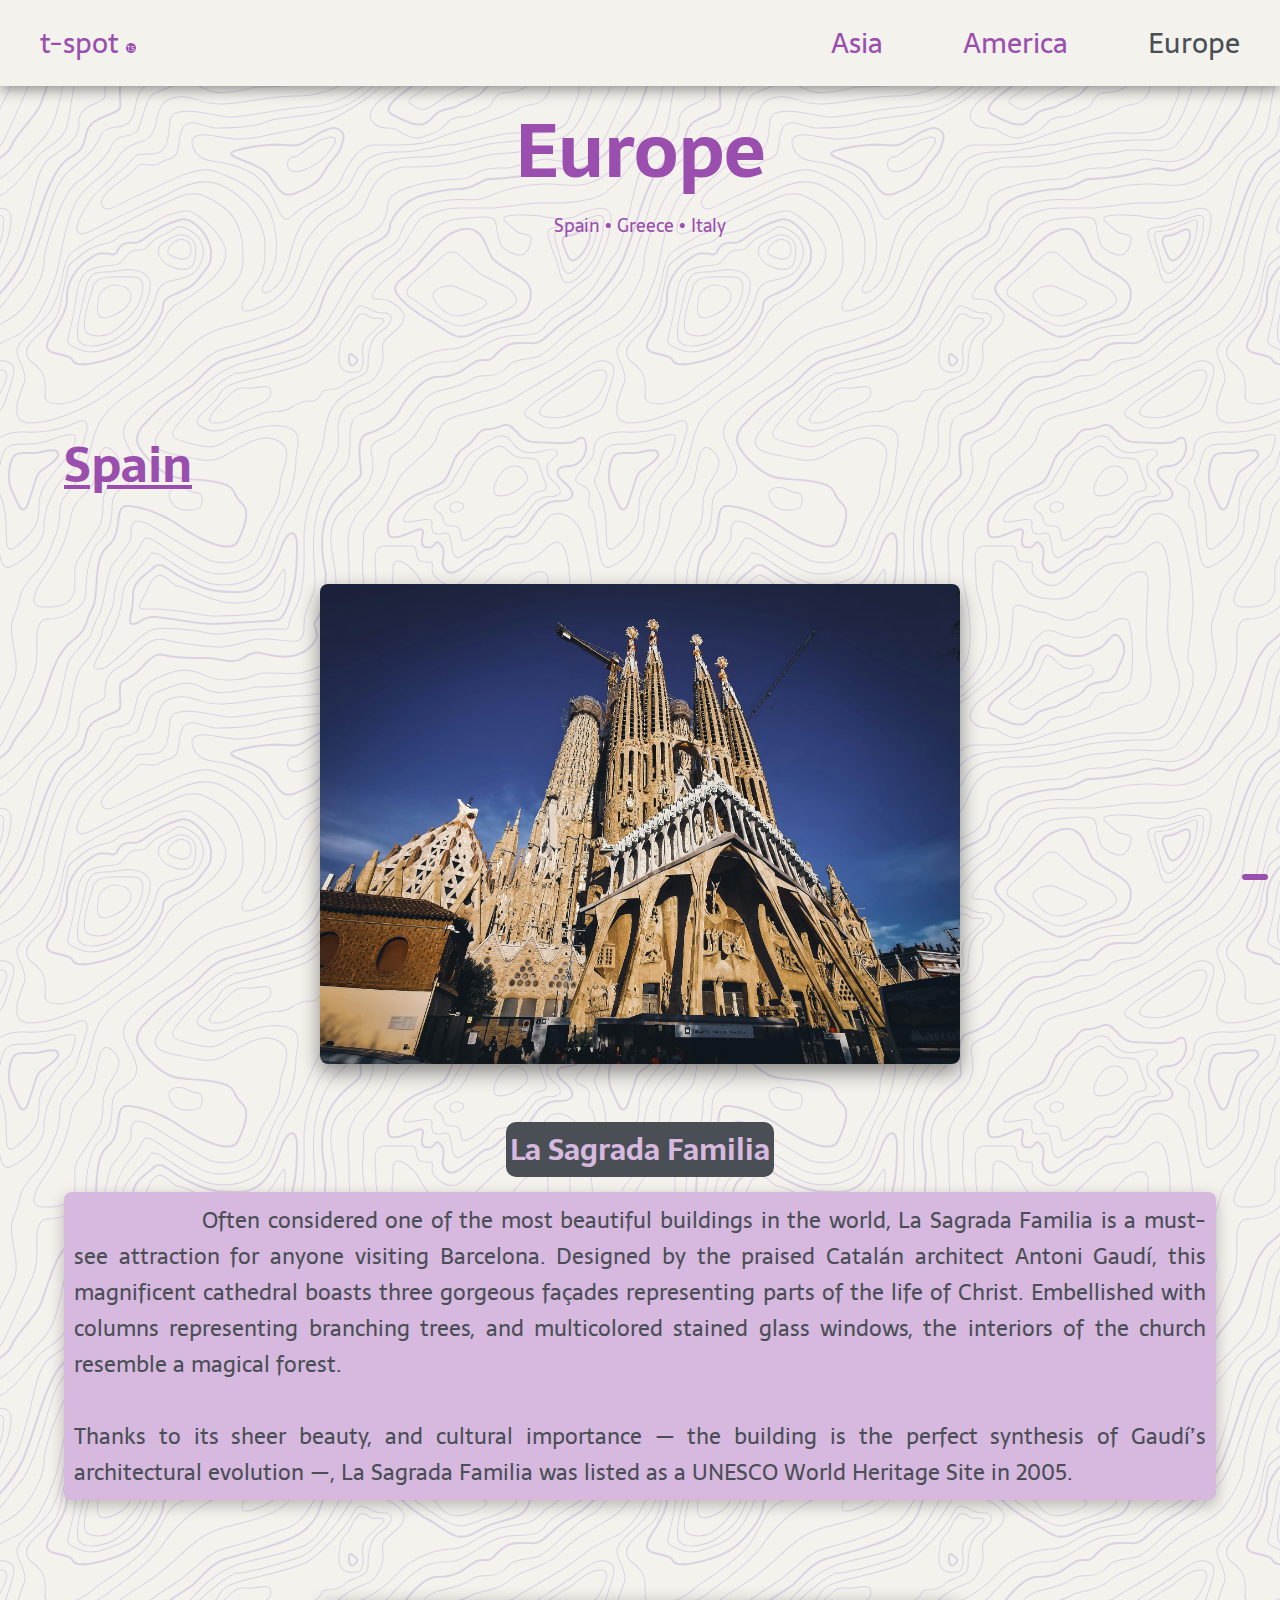
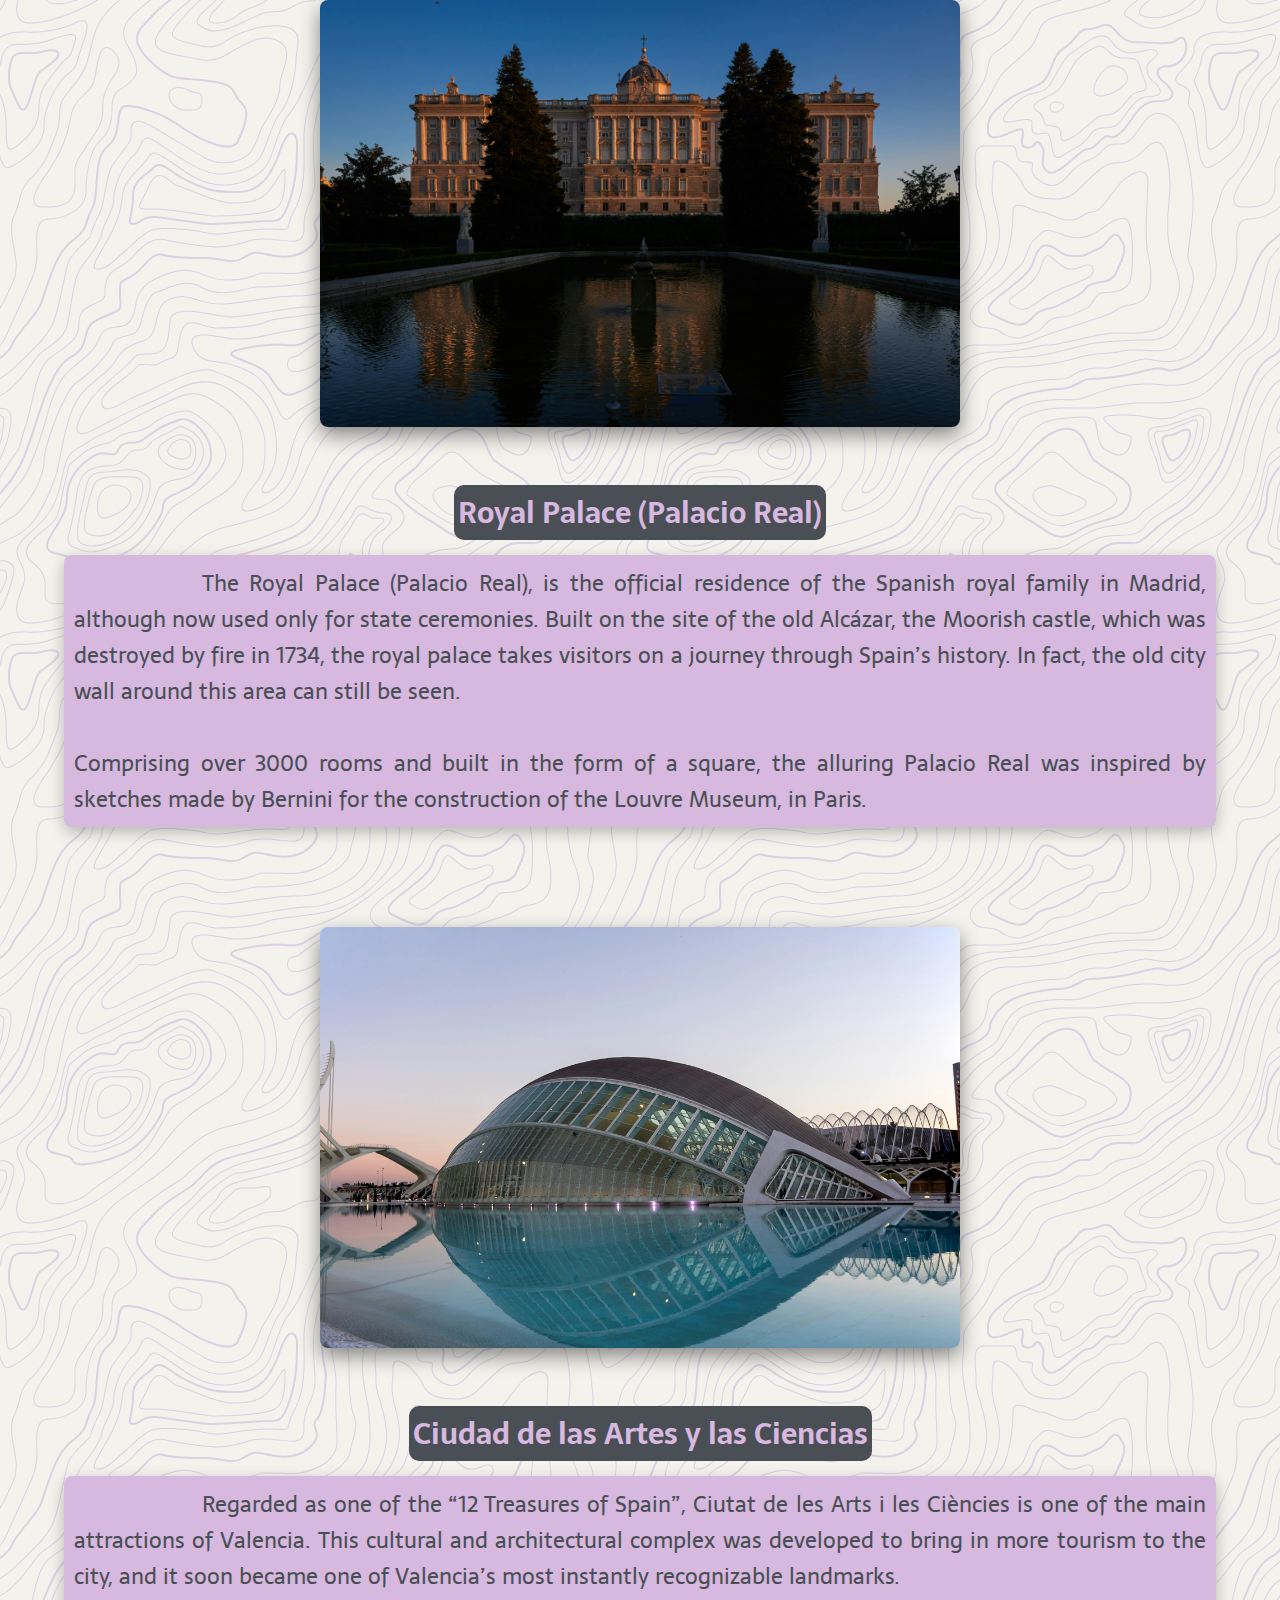
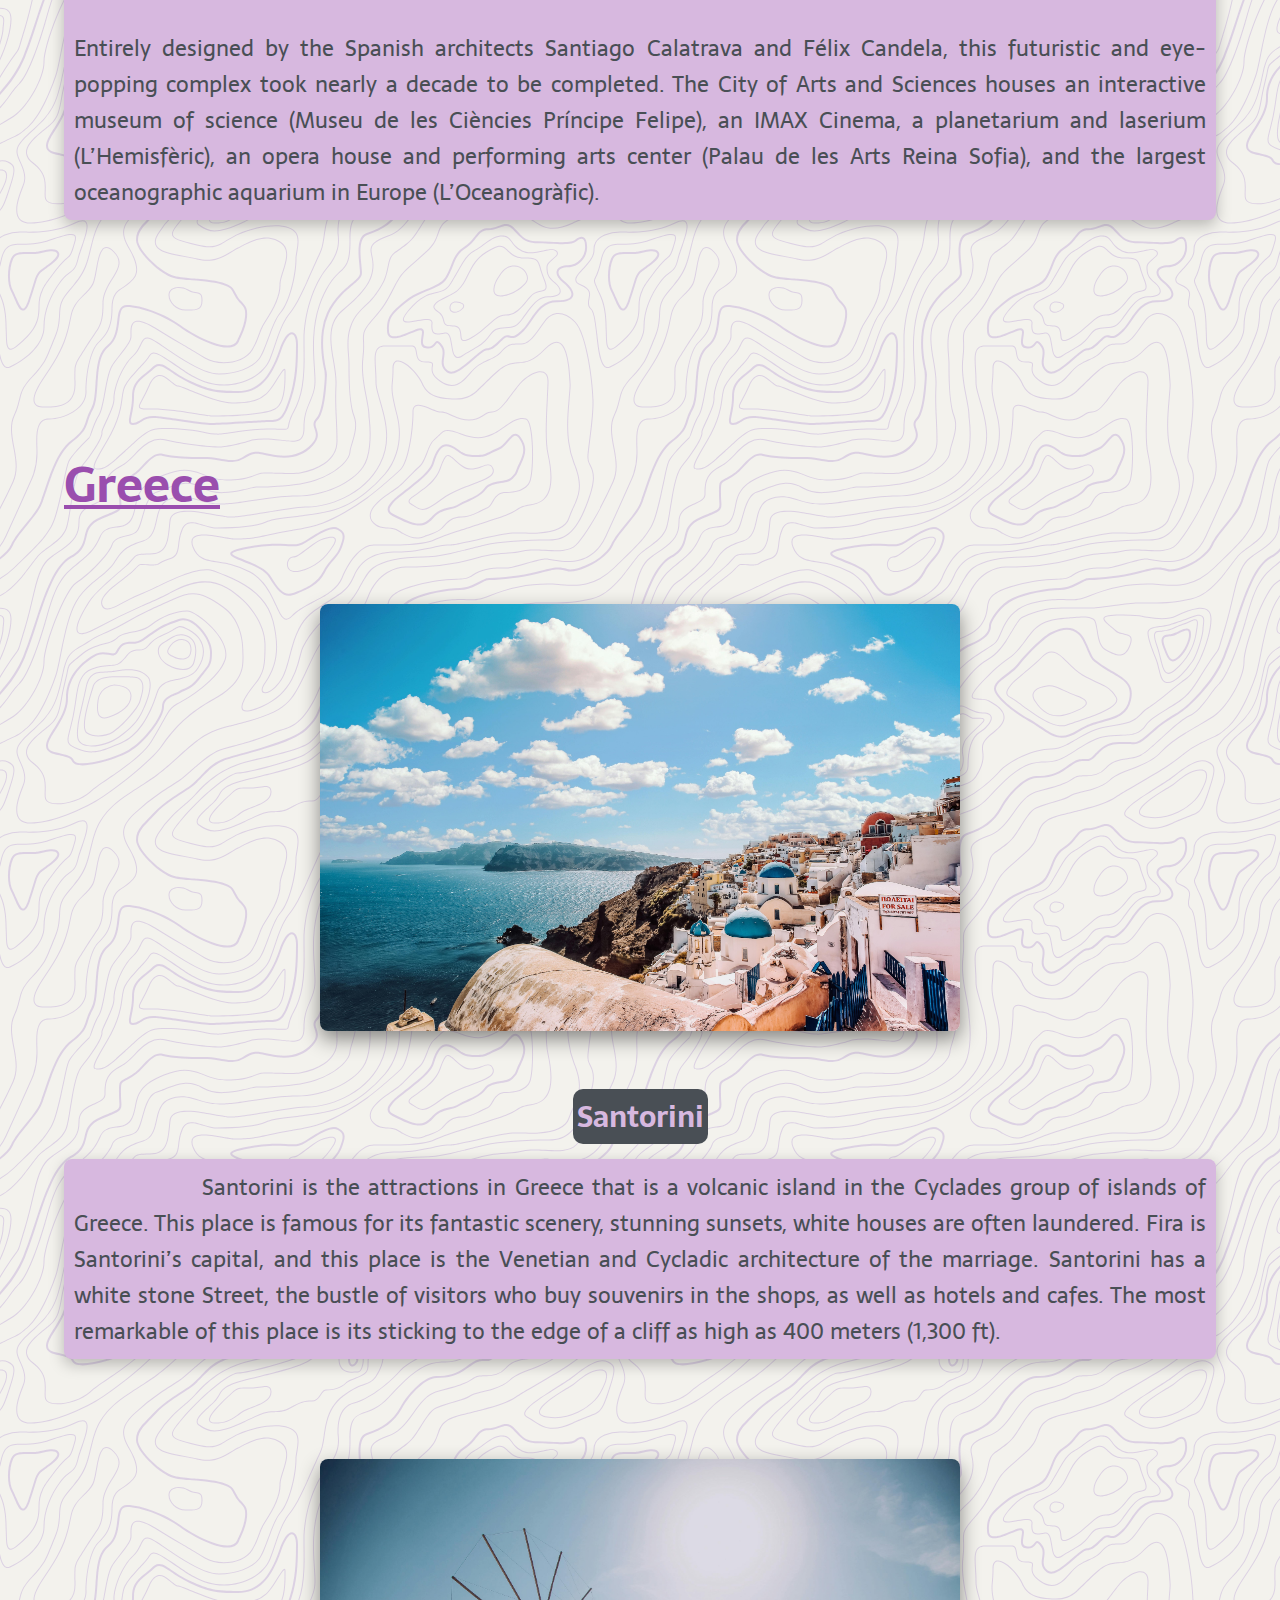
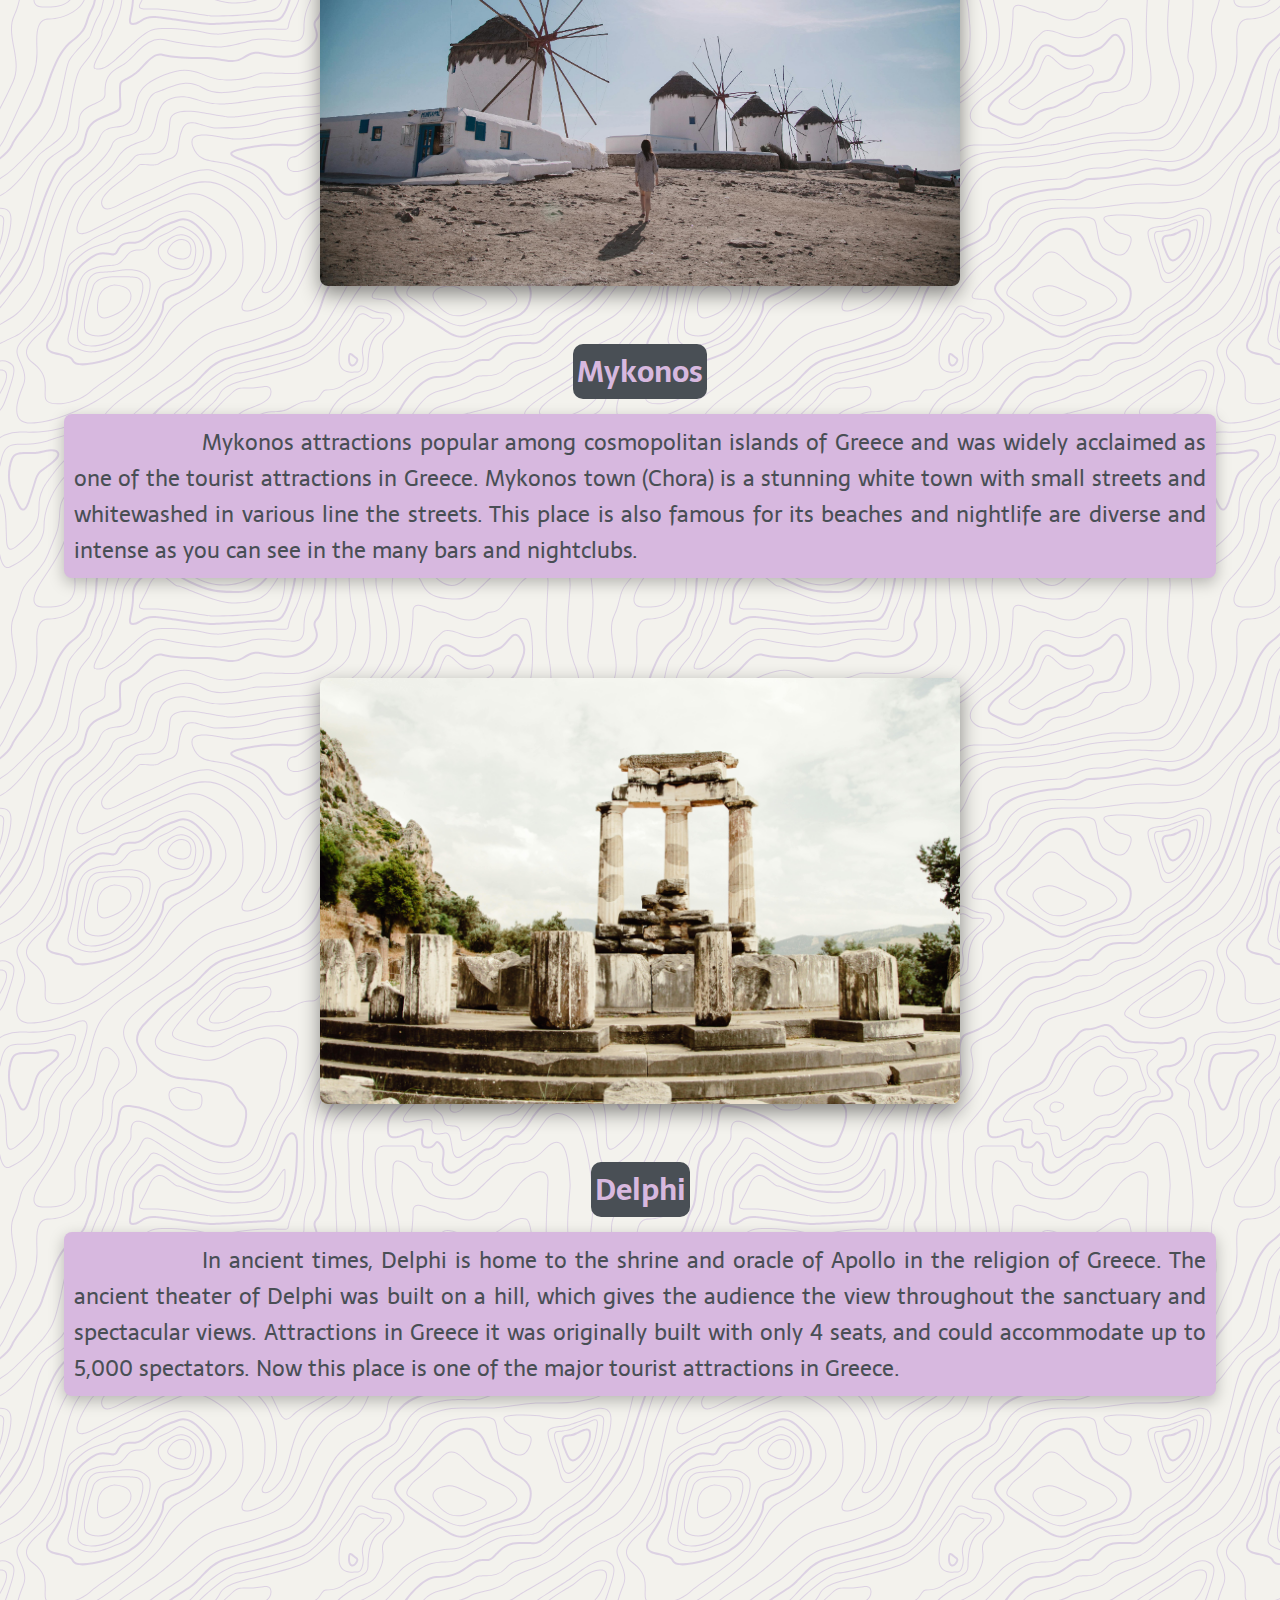
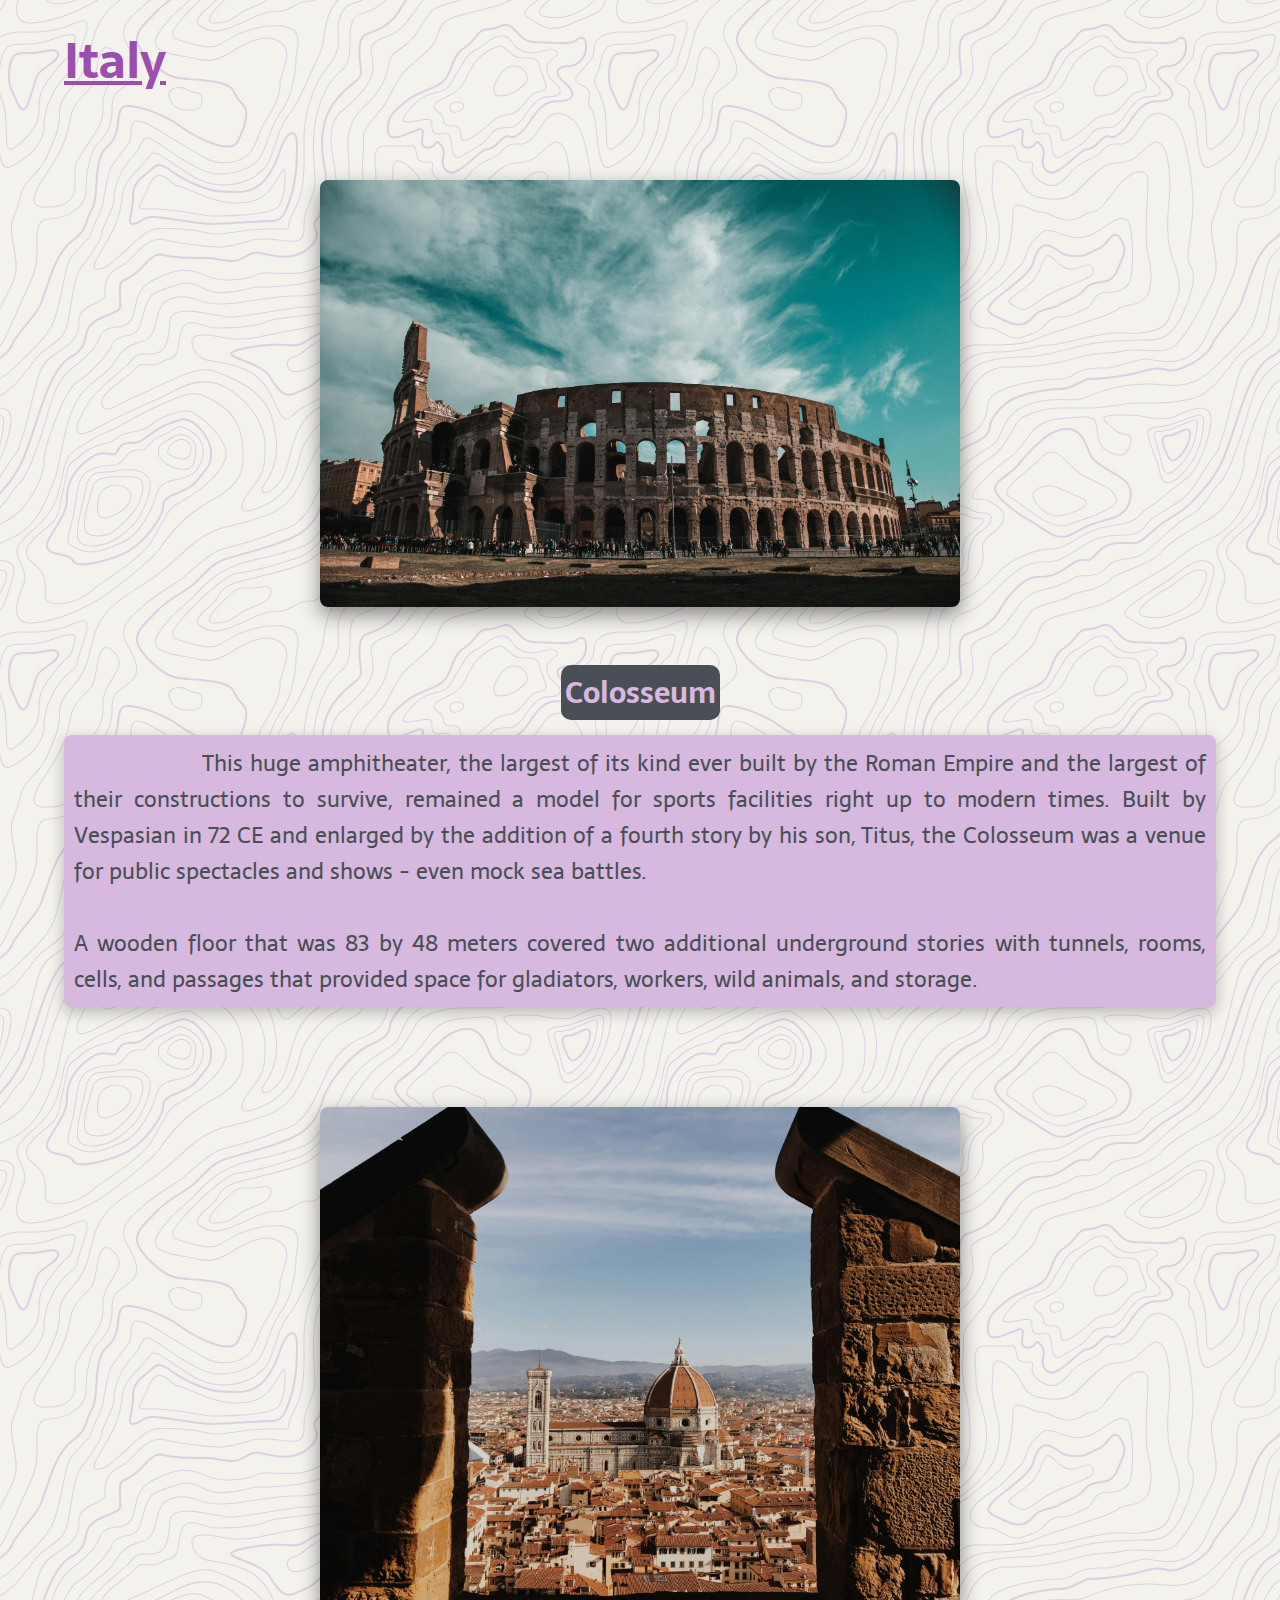
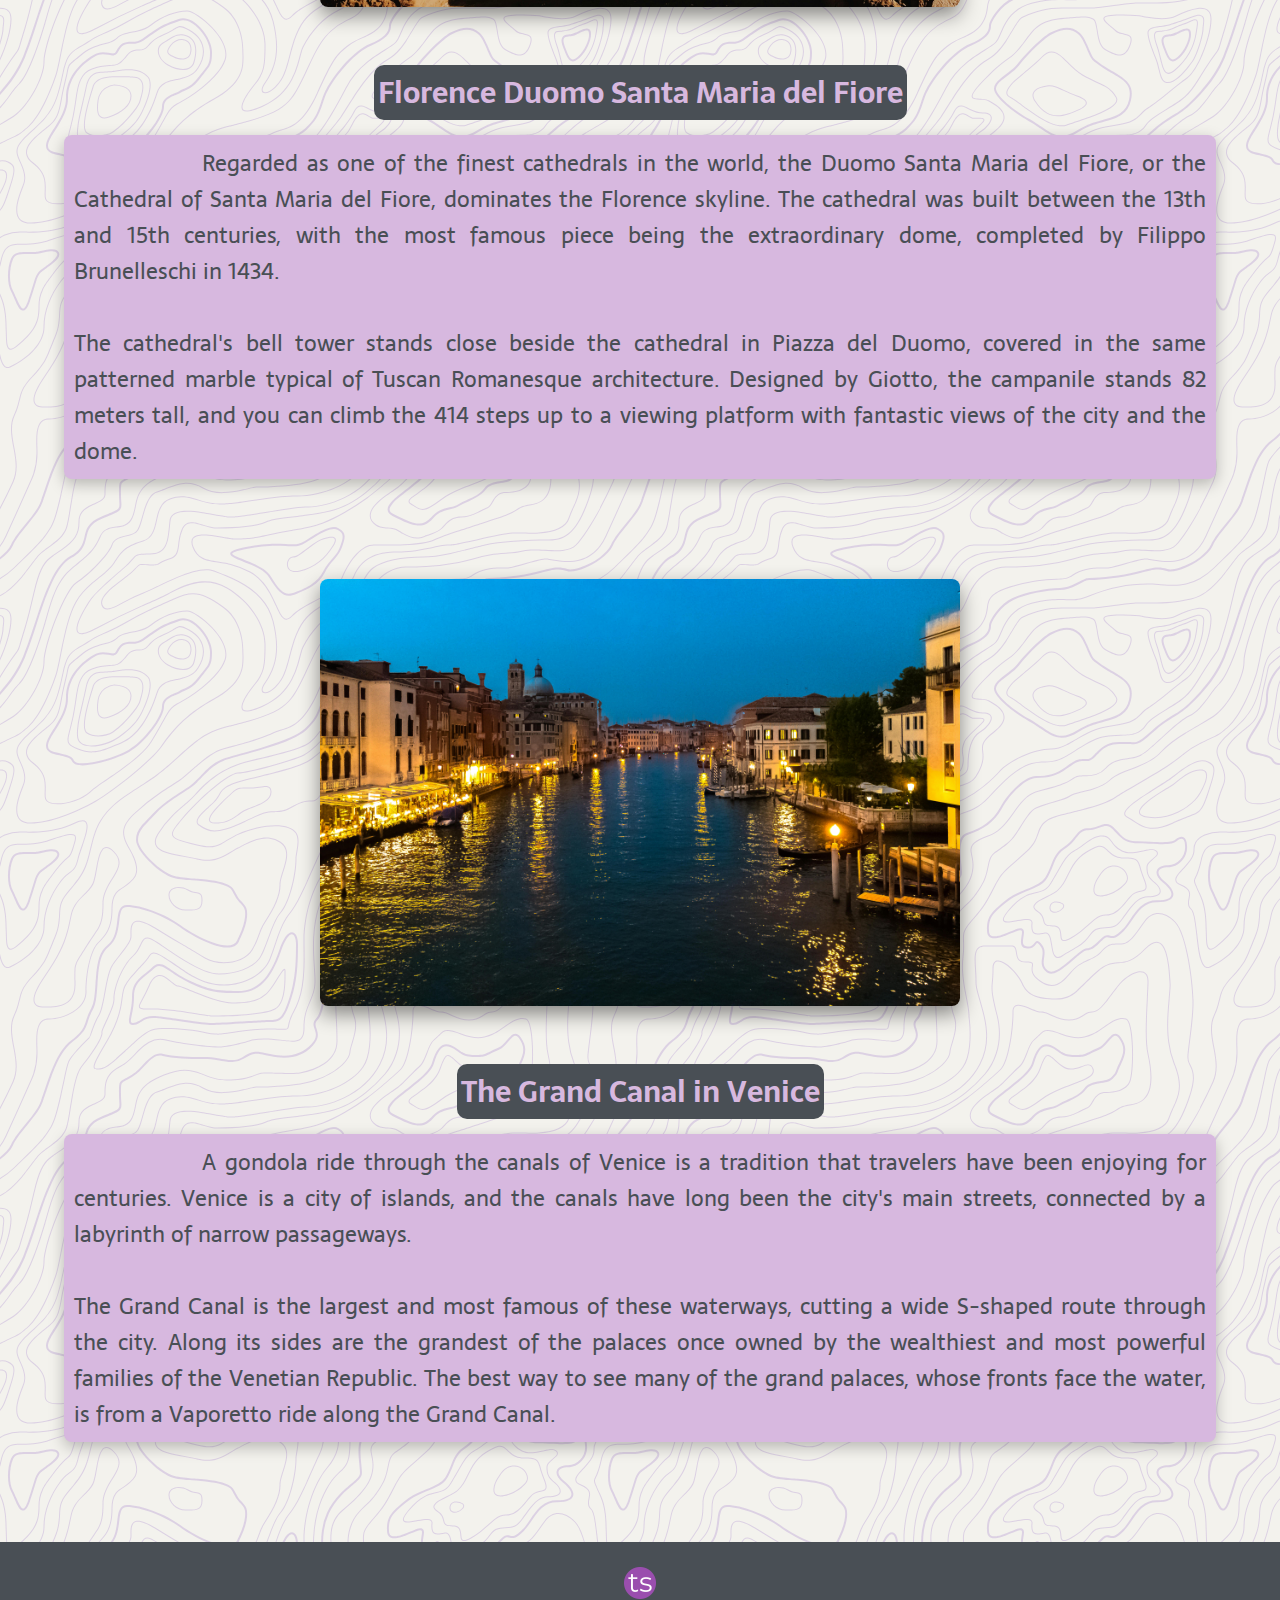
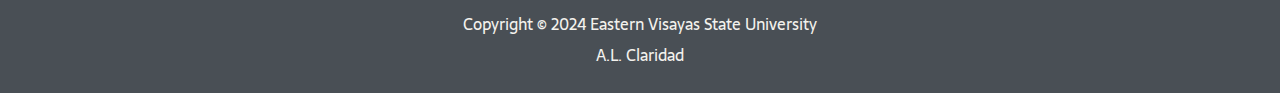
<file: europe.html>
<!DOCTYPE html>
<html lang="en">

    <head>
        <meta charset="UTF-8">
        <meta name="viewport" content="width=device-width, initial-scale=1">
        <title>t-spot</title>
        <link href="css/style.css" rel="stylesheet">
        <link rel="stylesheet" href="https://cdnjs.cloudflare.com/ajax/libs/font-awesome/6.6.0/css/all.min.css"
        integrity="sha512-Kc323vGBEqzTmouAECnVceyQqyqdsSiqLQISBL29aUW4U/M7pSPA/gEUZQqv1cwx4OnYxTxve5UMg5GT6L4JJg=="
        crossorigin="anonymous" referrerpolicy="no-referrer" />
        <link rel="icon" type="image/x-icon" href="./favicon/favicon.ico">
    </head>

    <body>
        <a id="top"></a>
        <!--Nav Bar-->
        <nav class="main-nav">
            <div class="nav-bar">
                <div class="home-btn">
                    <a href="/" class="nav-elements">
                        <p>t-spot <img src="./favicon/favicon-32x32.png" alt="" width="10px" height="auto"></p>
                    </a>
                </div>
                <div class="nav-bar">
                    <div>
                        <a href="./asia.html" class="nav-elements">
                            <p>Asia</p>
                        </a>
                    </div>
                    <div>
                        <a href="./america.html" class="nav-elements">
                            <p>America</p>
                        </a>
                    </div>
                    <div>
                        <a href="./europe.html" class="nav-elements" style="color: #494F55">
                            <p>Europe</p>
                        </a>
                    </div>
                </div>
            </div>
        </nav>

        <!--Main Body-->
        <center class="title">
            <h1>Europe</h1>
            <ul>
                <li class="breadcrumbs">
                    <a href="#spain" class="breadcrumbs-content">Spain</a>
                    •
                    <a href="#greece" class="breadcrumbs-content">Greece</a>
                    •
                    <a href="#italy" class="breadcrumbs-content">Italy</a>
                </li>
            </ul>
            <br>
        </center>



        <br id="spain">
        <div class="hero-contents">
            <!--Country 1-->
            <h2 class="content-title">Spain</h2>

            <!--Spot 1-->
            <center>
                <a href="https://en.wikipedia.org/wiki/Sagrada_Fam%C3%ADlia" target="_blank">
                    <img src="./images/la-sagrada.jpg" alt="image of la sagrada in spain" class="image">
                </a>
                <h4 class="content-mini-title">La Sagrada Familia</h4>
            </center>
            <p class="content-body">Often considered one of the most beautiful buildings in the world, La Sagrada Familia is
            a must-see attraction for anyone visiting Barcelona. Designed by the praised Catalán architect Antoni Gaudí,
            this magnificent cathedral boasts three gorgeous façades representing parts of the life of Christ.
            Embellished with columns representing branching trees, and multicolored stained glass windows, the interiors
            of the church resemble a magical forest.<br><br>
            Thanks to its sheer beauty, and cultural importance — the building is the perfect synthesis of Gaudí’s
            architectural evolution —, La Sagrada Familia was listed as a UNESCO World Heritage Site in 2005.</p>




            <!--Spot 2-->
            <center>
                <a href="https://en.wikipedia.org/wiki/Royal_Palace_of_Madrid" target="_blank">
                    <img src="./images/palacio-real.jpg" alt="image of the royal palace in madrid" class="image">
                </a>
                <h4 class="content-mini-title">Royal Palace (Palacio Real)</h4>
            </center>
            <p class="content-body">The Royal Palace (Palacio Real), is the official residence of the Spanish royal family
            in Madrid, although now used only for state ceremonies. Built on the site of the old Alcázar, the Moorish
            castle, which was destroyed by fire in 1734, the royal palace takes visitors on a journey through Spain’s
            history. In fact, the old city wall around this area can still be seen.<br><br>
            Comprising over 3000 rooms and built in the form of a square, the alluring Palacio Real was inspired by
            sketches made by Bernini for the construction of the Louvre Museum, in Paris.</p>





            <!--Spot 3-->
            <center>
                <a href="https://www.visitvalencia.com/en/what-to-do-valencia/valencian-culture/monuments-in-valencia/ciudad-artes-ciencias-city-arts-and-sciences"
                    target="_blank">
                    <img src="./images/hemisferic.jpg" alt="image of Ciudad de las Artes y las Ciencias" class="image">
                </a>
                <h4 class="content-mini-title">Ciudad de las Artes y las Ciencias</h4>
            </center>
            <p class="content-body">Regarded as one of the “12 Treasures of Spain”, Ciutat de les Arts i les Ciències is one
            of the main attractions of Valencia. This cultural and architectural complex was developed to bring in more
            tourism to the city, and it soon became one of Valencia’s most instantly recognizable landmarks.<br><br>
            Entirely designed by the Spanish architects Santiago Calatrava and Félix Candela, this futuristic and
            eye-popping complex took nearly a decade to be completed. The City of Arts and Sciences houses an
            interactive museum of science (Museu de les Ciències Príncipe Felipe), an IMAX Cinema, a planetarium and
            laserium (L’Hemisfèric), an opera house and performing arts center (Palau de les Arts Reina Sofia), and the
            largest oceanographic aquarium in Europe (L’Oceanogràfic).</p>
        </div>


        <br id="greece">

        <div class="hero-contents">
            <!--Country 2-->
            <h2 class="content-title">Greece</h2>

            <!--Spot 1-->
            <center>
                <a href="https://www.lonelyplanet.com/articles/first-time-santorini-greece" target="_blank">
                    <img src="./images/santorini.jpg" alt="image of santorini in greece" class="image">
                </a>
                <h4 class="content-mini-title">Santorini</h4>
            </center>
            <p class="content-body">Santorini is the attractions in Greece that is a volcanic island in the Cyclades group
            of islands of Greece. This place is famous for its fantastic scenery, stunning sunsets, white houses are
            often laundered. Fira is Santorini’s capital, and this place is the Venetian and Cycladic architecture of
            the marriage. Santorini has a white stone Street, the bustle of visitors who buy souvenirs in the shops, as
            well as hotels and cafes. The most remarkable of this place is its sticking to the edge of a cliff as high
            as 400 meters (1,300 ft).</p>




            <!--Spot 2-->
            <center>
                <a href="https://www.visitgreece.gr/islands/cyclades/mykonos/" target="_blank">
                    <img src="./images/mykonos.jpg" alt="image of an mykonos" class="image">
                </a>
                <h4 class="content-mini-title">Mykonos</h4>
            </center>
            <p class="content-body">Mykonos attractions popular among cosmopolitan islands of Greece and was widely
            acclaimed as one of the tourist attractions in Greece. Mykonos town (Chora) is a stunning white town with
            small streets and whitewashed in various line the streets. This place is also famous for its beaches and
            nightlife are diverse and intense as you can see in the many bars and nightclubs.</p>




            <!--Spot 3-->
            <center>
                <a href="https://www.britannica.com/place/Delphi-ancient-city-Greece" target="_blank">
                    <img src="./images/delphi.jpg" alt="image of delphi" class="image">
                </a>
                <h4 class="content-mini-title">Delphi</h4>
            </center>
            <p class="content-body">In ancient times, Delphi is home to the shrine and oracle of Apollo in the religion of
            Greece. The ancient theater of Delphi was built on a hill, which gives the audience the view throughout the
            sanctuary and spectacular views. Attractions in Greece it was originally built with only 4 seats, and could
            accommodate up to 5,000 spectators. Now this place is one of the major tourist attractions in Greece.</p>
        </div>


        <br id="italy">

        <div class="hero-contents">
            <!--Country 3-->
            <h2 class="content-title">Italy</h2>

            <!--Spot 1-->
            <center>
                <a href="https://en.wikipedia.org/wiki/Colosseum" target="_blank">
                    <img src="./images/colosseum.jpg" alt="image of colosseum in rome" class="image">
                </a>
                <h4 class="content-mini-title">Colosseum</h4>
            </center>
            <p class="content-body">This huge amphitheater, the largest of its kind ever built by the Roman Empire and the
            largest of their constructions to survive, remained a model for sports facilities right up to modern times.
            Built by Vespasian in 72 CE and enlarged by the addition of a fourth story by his son, Titus, the Colosseum
            was a venue for public spectacles and shows - even mock sea battles. <br><br>
            A wooden floor that was 83 by 48 meters covered two additional underground stories with tunnels, rooms,
            cells, and passages that provided space for gladiators, workers, wild animals, and storage.</p>




            <!--Spot 2-->
            <center>
                <a href="https://duomo.firenze.it/en/discover/cathedral" target="_blank">
                    <img src="./images/florence.jpg" alt="image of Florence Duomo Santa Maria del Fiore" class="image">
                </a>
                <h4 class="content-mini-title">Florence Duomo Santa Maria del Fiore</h4>
            </center>
            <p class="content-body">Regarded as one of the finest cathedrals in the world, the Duomo Santa Maria del Fiore,
            or the Cathedral of Santa Maria del Fiore, dominates the Florence skyline. The cathedral was built between
            the 13th and 15th centuries, with the most famous piece being the extraordinary dome, completed by Filippo
            Brunelleschi in 1434. <br><br>
            The cathedral's bell tower stands close beside the cathedral in Piazza del Duomo, covered in the same
            patterned marble typical of Tuscan Romanesque architecture. Designed by Giotto, the campanile stands 82
            meters tall, and you can climb the 414 steps up to a viewing platform with fantastic views of the city and
            the dome.</p>




            <!--Spot 3-->
            <center>
                <a href="https://www.britannica.com/topic/Grand-Canal-Venice-Italy" target="_blank">
                    <img src="./images/grand-canal.jpg" alt="image of the grand canal" class="image">
                </a>
                <h4 class="content-mini-title">The Grand Canal in Venice</h4>
            </center>
            <p class="content-body">A gondola ride through the canals of Venice is a tradition that travelers have been
            enjoying for centuries. Venice is a city of islands, and the canals have long been the city's main streets,
            connected by a labyrinth of narrow passageways.<br><br>
            The Grand Canal is the largest and most famous of these waterways, cutting a wide S-shaped route through the
            city. Along its sides are the grandest of the palaces once owned by the wealthiest and most powerful
            families of the Venetian Republic. The best way to see many of the grand palaces, whose fronts face the
            water, is from a Vaporetto ride along the Grand Canal.</p>
        </div>

        <footer class="footer">
            <center>
                <a href="https://github.com/spaermint/TSpot" class="footer-link" target="_blank">
                    <img src="./favicon/favicon-32x32.png" alt="favicon of the website">
                </a>
                <p>Copyright © 2024 Eastern Visayas State University</p>
                <a href="https://github.com/spaermint" class="footer-link" target="_blank"><i class="fab fa-github"></i>
                    A.L. Claridad</a>
            </center>
        </footer>

        <!--back to top icon-->
        <a href="#top" class="back-to-top">
            <p><i class="fa-solid fa-arrow-up btt-icon"></i></p>
        </a>
    </body>
</html>
</file>
<file: css/style.css>
@import url("https://fonts.googleapis.com/css2?family=Sarala:wght@400;700&display=swap");

* {
    padding: 0;
    margin: 0;
    font-family: "Sarala", sans-serif;
    scroll-behavior: smooth;
}

body {
    background-color: #f3f2ed;
    background-image: url("data:image/svg+xml,%3Csvg xmlns='http://www.w3.org/2000/svg' width='600' height='600' viewBox='0 0 600 600'%3E%3Cpath fill='%23b8a1d4' fill-opacity='0.4' d='M600 325.1v-1.17c-6.5 3.83-13.06 7.64-14.68 8.64-10.6 6.56-18.57 12.56-24.68 19.09-5.58 5.95-12.44 10.06-22.42 14.15-1.45.6-2.96 1.2-4.83 1.9l-4.75 1.82c-9.78 3.75-14.8 6.27-18.98 10.1-4.23 3.88-9.65 6.6-16.77 8.84-1.95.6-3.99 1.17-6.47 1.8l-6.14 1.53c-5.29 1.35-8.3 2.37-10.54 3.78-3.08 1.92-6.63 3.26-12.74 5.03a384.1 384.1 0 0 1-4.82 1.36c-2.04.58-3.6 1.04-5.17 1.52a110.03 110.03 0 0 0-11.2 4.05c-2.7 1.15-5.5 3.93-8.78 8.4a157.68 157.68 0 0 0-6.15 9.2c-5.75 9.07-7.58 11.74-10.24 14.51a50.97 50.97 0 0 1-4.6 4.22c-2.33 1.9-10.39 7.54-11.81 8.74a14.68 14.68 0 0 0-3.67 4.15c-1.24 2.3-1.9 4.57-2.78 8.87-2.17 10.61-3.52 14.81-8.2 22.1-4.07 6.33-6.8 9.88-9.83 12.99-.47.48-.95.96-1.5 1.48l-3.75 3.56c-1.67 1.6-3.18 3.12-4.86 4.9a42.44 42.44 0 0 0-9.89 16.94c-2.5 8.13-2.72 15.47-1.76 27.22.47 5.82.51 6.36.51 8.18 0 10.51.12 17.53.63 25.78.24 4.05.56 7.8.97 11.22h.9c-1.13-9.58-1.5-21.83-1.5-37 0-1.86-.04-2.4-.52-8.26-.94-11.63-.72-18.87 1.73-26.85a41.44 41.44 0 0 1 9.65-16.55c1.67-1.76 3.18-3.27 4.83-4.85.63-.6 3.13-2.96 3.75-3.57a71.6 71.6 0 0 0 1.52-1.5c3.09-3.16 5.86-6.76 9.96-13.15 4.77-7.42 6.15-11.71 8.34-22.44.86-4.21 1.5-6.4 2.68-8.6.68-1.25 1.79-2.48 3.43-3.86 1.38-1.15 9.43-6.8 11.8-8.72 1.71-1.4 3.26-2.81 4.7-4.3 2.72-2.85 4.56-5.54 10.36-14.67a156.9 156.9 0 0 1 6.1-9.15c3.2-4.33 5.9-7.01 8.37-8.07 3.5-1.5 7.06-2.77 11.1-4.02a233.84 233.84 0 0 1 7.6-2.2l2.38-.67c6.19-1.79 9.81-3.16 12.98-5.15 2.14-1.33 5.08-2.33 10.27-3.65l6.14-1.53c2.5-.63 4.55-1.2 6.52-1.82 7.24-2.27 12.79-5.06 17.15-9.05 4.05-3.72 9-6.2 18.66-9.9l4.75-1.82c1.87-.72 3.39-1.31 4.85-1.91 10.1-4.15 17.07-8.32 22.76-14.4 6.05-6.45 13.95-12.4 24.49-18.92 1.56-.96 7.82-4.6 14.15-8.33v-64.58c-4 8.15-8.52 14.85-12.7 17.9-2.51 1.82-5.38 4.02-9.04 6.92a1063.87 1063.87 0 0 0-6.23 4.98l-1.27 1.02a2309.25 2309.25 0 0 1-4.87 3.9c-7.55 6-12.9 10.05-17.61 13.19-3.1 2.06-3.86 2.78-8.06 7.13-5.84 6.07-11.72 8.62-29.15 10.95-11.3 1.5-20.04 4.91-30.75 11.07-1.65.94-7.27 4.27-6.97 4.1-2.7 1.58-4.69 2.69-6.64 3.66-5.63 2.8-10.47 4.17-15.71 4.17-17.13 0-41.44 11.51-51.63 22.83-12.05 13.4-31.42 27.7-45.25 31.16-7.4 1.85-11.85 7.05-14.04 14.69-1.26 4.4-1.58 8.28-1.58 13.82 0 .82.01.98.24 3.63.45 5.18.35 8.72-.77 13.26-1.53 6.2-4.89 12.6-10.59 19.43-13.87 16.65-22.88 46.58-22.88 71.68 0 2.39.02 4.26.06 8.75.12 10.8.1 15.8-.22 21.95-.56 11.18-2.09 20.73-5 29.3h-1.05c2.94-8.56 4.49-18.12 5.05-29.35.31-6.13.34-11.1.22-21.9-.04-4.48-.06-6.36-.06-8.75 0-25.32 9.07-55.47 23.12-72.32 5.6-6.72 8.88-12.99 10.38-19.03 1.09-4.4 1.18-7.85.74-12.93-.23-2.7-.24-2.86-.24-3.72 0-5.62.32-9.57 1.62-14.1 2.28-7.95 6.97-13.44 14.76-15.39 13.6-3.4 32.82-17.59 44.75-30.84C409 360.14 433.58 348.5 451 348.5c5.07 0 9.77-1.33 15.26-4.07 1.93-.96 3.9-2.05 6.58-3.62-.3.18 5.33-3.16 6.98-4.11 10.82-6.21 19.66-9.67 31.11-11.2 17.23-2.3 22.9-4.75 28.57-10.64 4.25-4.41 5.04-5.16 8.22-7.28 4.68-3.11 10.01-7.14 17.55-13.14a1113.33 1113.33 0 0 0 4.86-3.89l1.28-1.02a4668.54 4668.54 0 0 1 6.23-4.98c3.67-2.9 6.55-5.12 9.07-6.95 4.37-3.19 9.16-10.56 13.29-19.4v66.9zm0-116.23c-.62.01-1.27.06-1.95.13-6.13.63-13.83 3.45-21.83 7.45-3.64 1.82-8.46 2.67-14.17 2.71-4.7.04-9.72-.47-14.73-1.33-1.7-.3-3.26-.61-4.67-.93a31.55 31.55 0 0 0-3.55-.57 273.4 273.4 0 0 0-16.66-.88c-10.42-.16-17.2.74-17.97 2.73-.38.97.6 2.55 3.03 4.87 1.01.97 2.22 2.03 4.04 3.55a1746.07 1746.07 0 0 0 4.79 4.02c1.39 1.2 3.1 1.92 5.5 2.5.7.16.86.2 2.64.54 3.53.7 5.03 1.25 6.15 2.63 1.41 1.76 1.4 4.54-.15 8.88-2.44 6.83-5.72 10.05-10.19 10.33-3.63.23-7.6-1.29-14.52-5.06-4.53-2.47-6.82-7.3-8.32-15.26-.17-.87-.32-1.78-.5-2.86l-.43-2.76c-1.05-6.58-1.9-9.2-3.73-10.11-.81-.4-1.59-.74-2.36-1-2.27-.77-4.6-1.02-8.1-.92-2.29.07-14.7 1-13.77.93-20.55 1.37-28.8 5.05-37.09 14.99a133.07 133.07 0 0 0-4.25 5.44l-2.3 3.09-2.51 3.32c-4.1 5.36-7.06 8.48-10.39 11.12-.65.52-1.33 1.04-2.13 1.62l-4.11 2.94a106.8 106.8 0 0 0-5.16 3.99c-4.55 3.74-9.74 8.6-16.25 15.38-8.25 8.58-11.78 13.54-11.7 15.95.07 1.65 1.64 2.11 6.79 2.38 1.61.09 2.15.12 2.98.2 2.95.24 5.09.73 6.81 1.68 7.48 4.15 11.63 7.26 13.95 11.58 3.3 6.15.8 12.88-8.89 20.26-8.28 6.3-11.1 10.37-11.31 14.96-.06 1.17 0 1.93.26 4.43.69 6.47.25 10.65-2.8 17.42a44.23 44.23 0 0 1-4.16 7.53c-2.82 3.97-5.47 5.74-10.6 7.69-.43.16-3.34 1.23-4.27 1.59-1.8.68-3.38 1.36-5.01 2.14-4.18 2-8.4 4.6-13.1 8.24-8.44 6.51-13.23 14.56-15.98 25.06-1.1 4.2-1.55 6.81-2.8 15.21-1.26 8.6-2.17 12.64-4.08 16.55-2.1 4.28-11.93 26.59-12.97 28.88a382.7 382.7 0 0 1-6.37 13.41c-4.07 8.11-7.61 14.07-10.73 17.81-5.38 6.46-8.98 14.37-13.77 28.42a810.14 810.14 0 0 0-1.89 5.6c-1.8 5.35-2.96 8.6-4.26 11.85-6.13 15.32-25.43 26.31-46.46 26.31-11.2 0-20.58-2.74-31.02-8.55-5.6-3.13-4.55-2.42-22.26-14.54-14.33-9.8-17.7-10.73-20.47-6.9-.37.5-1.81 2.74-1.83 2.77a52.24 52.24 0 0 1-4.94 5.9c-.73.79-5.52 5.87-6.97 7.45-2.38 2.6-4.3 4.81-5.98 6.93a45.6 45.6 0 0 0-5.08 7.66c-1.29 2.57-1.9 5.25-2.66 10.6a997.6 997.6 0 0 1-.46 3.18h-1l.47-3.32c.77-5.45 1.4-8.2 2.75-10.9a46.54 46.54 0 0 1 5.2-7.84c1.7-2.14 3.63-4.38 6.03-6.98 1.45-1.59 6.24-6.68 6.96-7.46a51.58 51.58 0 0 0 4.84-5.78s1.47-2.26 1.86-2.8c3.25-4.5 7.08-3.44 21.84 6.67 17.67 12.08 16.62 11.38 22.19 14.48 10.3 5.73 19.5 8.43 30.53 8.43 20.65 0 39.57-10.77 45.54-25.69a219.7 219.7 0 0 0 4.24-11.8 6752.32 6752.32 0 0 0 1.88-5.6c4.83-14.16 8.47-22.14 13.96-28.73 3.05-3.66 6.56-9.57 10.6-17.61 1.97-3.93 4.04-8.31 6.35-13.38 1.03-2.28 10.88-24.61 12.98-28.91 1.85-3.79 2.75-7.76 4-16.25 1.24-8.44 1.7-11.07 2.81-15.32 2.8-10.7 7.71-18.94 16.33-25.6a73.18 73.18 0 0 1 13.29-8.35c1.66-.8 3.27-1.48 5.08-2.18.94-.36 3.86-1.43 4.28-1.59 4.95-1.88 7.44-3.55 10.14-7.33 1.35-1.9 2.68-4.3 4.06-7.37 2.97-6.58 3.39-10.59 2.72-16.9a27.13 27.13 0 0 1-.27-4.58c.22-4.94 3.21-9.24 11.7-15.7 9.33-7.11 11.66-13.34 8.62-19-2.2-4.09-6.25-7.12-13.55-11.17-1.57-.88-3.6-1.33-6.42-1.57-.8-.07-1.34-.1-2.95-.19-5.77-.3-7.63-.85-7.72-3.34-.1-2.81 3.5-7.87 11.97-16.69 6.53-6.8 11.75-11.69 16.33-15.45 1.79-1.47 3.42-2.72 5.2-4.03l4.12-2.94c.79-.58 1.46-1.08 2.1-1.59 3.26-2.6 6.16-5.65 10.21-10.94a383.2 383.2 0 0 0 2.5-3.32l2.31-3.09c1.8-2.39 3.04-4 4.29-5.48 8.47-10.17 16.98-13.96 37.27-15.3-.44.02 12-.9 14.32-.98 3.62-.1 6.05.16 8.46.98.8.27 1.62.62 2.47 1.04 2.27 1.14 3.17 3.87 4.27 10.85l.44 2.76c.17 1.07.33 1.97.5 2.83 1.44 7.69 3.62 12.29 7.8 14.57 6.76 3.68 10.6 5.15 13.99 4.94 4-.25 6.99-3.17 9.3-9.67 1.45-4.04 1.46-6.49.32-7.92-.9-1.12-2.28-1.62-5.57-2.27a55.8 55.8 0 0 1-2.67-.55c-2.54-.6-4.39-1.4-5.93-2.71a252.63 252.63 0 0 0-4.78-4.01 84.35 84.35 0 0 1-4.08-3.6c-2.73-2.6-3.86-4.43-3.28-5.95 1.02-2.64 7.82-3.54 18.93-3.37a230.56 230.56 0 0 1 16.73.88c2.76.39 3.2.49 3.68.6 1.4.3 2.95.62 4.62.91a82.9 82.9 0 0 0 14.56 1.32c5.56-.04 10.24-.86 13.73-2.6 8.1-4.05 15.89-6.9 22.17-7.56.7-.07 1.4-.11 2.05-.13v1zm0-100.94v1.5c-8.62 16.05-17.27 29.55-23.65 35.92-3.19 3.2-7.62 4.9-13.54 5.56-4.45.48-8.28.4-19.18-.2-9.91-.55-15.32-.44-20.52.78a84.05 84.05 0 0 1-15 2.11l-2.25.14c-12.49.75-19.37 1.78-32.72 5.74-4.5 1.33-9.27 2.49-14.3 3.48a246.27 246.27 0 0 1-32.6 3.97c-7.56.45-13.21.57-20.24.57-5.4 0-11.9 1.61-18 5.18-8.3 4.87-15.06 12.87-19.53 24.5a68.57 68.57 0 0 1-4.56 9.8c-3.6 6.2-6.92 8.99-13.38 12.18l-4.03 1.96a64.48 64.48 0 0 0-15.16 10.25c-8.2 7.33-13.72 16.63-22.54 35.6l-2.08 4.49c-7.3 15.7-11.5 23.3-17.35 29.87-7.7 8.66-20.25 14.42-40.31 20.08-4.37 1.23-19.04 5.08-19.24 5.13-6.92 1.87-11.68 3.34-15.63 4.92-10.55 4.22-18.71 10.52-36.38 26.52l-1.7 1.54c-8.58 7.76-13.41 11.9-18.81 15.88-3.95 2.9-8 5.67-12.97 8.91-2.06 1.34-10.3 6.6-12.33 7.94-11.52 7.5-18.53 13.04-24.62 20.08a62.01 62.01 0 0 0-6.44 8.85c-4.13 6.91-6.27 13.15-9.2 25.11l-1.54 6.26c-.6 2.45-1.15 4.54-1.72 6.58-2.97 10.7-6.9 17.36-14.78 26.91L69.6 491a148.51 148.51 0 0 0-4.19 5.3 23.9 23.9 0 0 0-3.44 6.28c-1.16 3.23-1.52 5.9-1.87 11.94-.58 10.05-1.42 15.04-4.63 22.67-1.57 3.72-5.66 14.02-6.41 15.8a73.46 73.46 0 0 1-3.57 7.4c-2.88 5.14-6.71 10.12-13.12 16.95-5.96 6.36-8.87 10.9-10.61 16a56.88 56.88 0 0 0-1.38 4.82l-.46 1.84h-1.03l.52-2.08c.52-2.09.92-3.49 1.4-4.9 1.8-5.25 4.78-9.9 10.84-16.36 6.35-6.78 10.13-11.7 12.97-16.77a72.5 72.5 0 0 0 3.52-7.29c.75-1.76 4.84-12.06 6.4-15.8 3.17-7.5 3.99-12.4 4.56-22.33.35-6.14.72-8.88 1.93-12.23a24.9 24.9 0 0 1 3.58-6.54c1.27-1.7 2.6-3.37 4.22-5.34l4.11-4.95c7.8-9.46 11.66-16 14.59-26.54.56-2.04 1.1-4.12 1.71-6.56l1.53-6.26c2.96-12.04 5.13-18.36 9.32-25.39 1.84-3.08 4-6.05 6.54-8.99 6.17-7.12 13.24-12.7 24.83-20.26 2.05-1.33 10.28-6.6 12.33-7.94 4.96-3.22 9-5.98 12.92-8.87 5.37-3.95 10.19-8.08 18.74-15.82l1.7-1.54c17.76-16.09 25.98-22.43 36.67-26.7 4-1.6 8.8-3.09 15.75-4.96.21-.06 14.87-3.9 19.22-5.13 19.9-5.61 32.32-11.31 39.85-19.78 5.76-6.48 9.93-14.02 17.18-29.64l2.09-4.5c8.87-19.07 14.44-28.46 22.77-35.9a65.48 65.48 0 0 1 15.38-10.4l4.04-1.97c6.3-3.1 9.47-5.77 12.96-11.77a67.6 67.6 0 0 0 4.48-9.67c4.56-11.84 11.47-20.02 19.97-25 6.25-3.66 12.93-5.32 18.5-5.32 7.01 0 12.65-.12 20.17-.57a245.3 245.3 0 0 0 32.47-3.96c5-.98 9.75-2.13 14.22-3.45 13.43-3.98 20.38-5.02 32.94-5.78l2.24-.14c5.76-.37 9.8-.9 14.85-2.09 5.31-1.25 10.79-1.35 22.6-.7 9.04.5 12.84.58 17.21.1 5.71-.62 9.94-2.26 12.95-5.26 6.44-6.45 15.3-20.37 24.35-36.72zm0 450.21c-1.28-4.6-2.2-10.55-3.33-20.25l-.24-2.04-.23-2.03c-1.82-15.7-3.07-21.98-5.55-24.47-2.46-2.46-3.04-5.03-2.52-8.64.1-.6.18-1.1.39-2.15.69-3.54.77-5.04.08-6.84-.91-2.38-3.31-4.41-7.79-6.26-5.08-2.09-6.52-4.84-4.89-8.44.66-1.45 1.79-3.02 3.52-5.01 1.04-1.2 5.48-5.96 5.08-5.53 6.15-6.7 8.98-11.34 8.98-16.48a15.2 15.2 0 0 1 6.5-12.89v1.26a14.17 14.17 0 0 0-5.5 11.63c0 5.47-2.93 10.29-9.24 17.16.38-.42-4.04 4.33-5.07 5.5-1.67 1.93-2.75 3.43-3.36 4.77-1.37 3.04-.23 5.22 4.36 7.1 4.71 1.95 7.32 4.16 8.34 6.83.78 2.04.7 3.67-.03 7.4-.2 1.03-.3 1.51-.38 2.09-.48 3.33.03 5.59 2.23 7.8 2.74 2.74 3.98 8.96 5.84 25.06l.24 2.03.23 2.04c.82 7.01 1.53 12.06 2.34 16.03v4.33zm0-62.16c-1.4-3.13-4.43-9.9-4.95-11.17-1.02-2.53-1.25-3.8-.91-5.18.2-.84 2.05-4.68 2.32-5.33a70.79 70.79 0 0 0 3.54-11.2v3.99a62.82 62.82 0 0 1-2.62 7.6c-.31.75-2.09 4.46-2.27 5.18-.28 1.12-.08 2.22.87 4.57.41 1.02 2.5 5.7 4.02 9.09v2.45zm0-85.09c-1.65 1.66-3.66 2.9-6.4 4.13-.25.1-13.97 5.47-20.4 8.43-9.35 4.32-16.7 5.9-23.03 5.25-5.08-.53-9.02-2.25-14.77-5.92l-3.2-2.07a77.4 77.4 0 0 0-5.44-3.27c-4.05-2.18-3.25-5.8 1.47-10.47 3.71-3.68 9.6-7.93 18.73-13.8l4.46-2.82c17.95-11.33 18.22-11.5 22.27-14.74 11.25-9 19.69-14.02 26.31-15.1v1.02c-6.37 1.1-14.62 6-25.69 14.86-4.1 3.28-4.34 3.44-22.36 14.8a652.4 652.4 0 0 0-4.45 2.83c-9.07 5.83-14.92 10.05-18.57 13.66-4.31 4.28-4.95 7.13-1.7 8.88 1.7.91 3.29 1.88 5.5 3.3l3.2 2.08c5.64 3.59 9.45 5.25 14.34 5.76 6.13.64 13.32-.9 22.52-5.15 6.46-2.98 20.18-8.35 20.4-8.44 3.04-1.37 5.1-2.71 6.81-4.69v1.47zm0-41.37v1c-6.56.26-12.11 3.13-19.71 9.08l-4.63 3.68a51.87 51.87 0 0 1-4.4 3.14c-.82.52-5.51 3.33-6.22 3.76-3.31 2-6.15 3.8-8.87 5.6a112.61 112.61 0 0 0-8.16 5.92c-4.61 3.72-7.4 6.9-7.97 9.35-.63 2.67 1.48 4.53 7.05 5.46 10.7 1.78 20.92-.05 30.45-4.65a61.96 61.96 0 0 0 17.1-12.2 41.8 41.8 0 0 0 5.36-7.42v1.92a38.94 38.94 0 0 1-4.64 6.19 62.95 62.95 0 0 1-17.39 12.41c-9.7 4.68-20.13 6.55-31.05 4.73-6.06-1-8.65-3.29-7.85-6.67.64-2.74 3.53-6.05 8.31-9.9 2.35-1.9 5.1-3.88 8.24-5.97 2.73-1.82 5.58-3.61 8.9-5.62.72-.44 5.4-3.24 6.22-3.75 1.26-.8 2.6-1.76 4.3-3.09.8-.62 3.9-3.1 4.63-3.67 7.77-6.1 13.49-9.04 20.33-9.3zm0-154.6v1c-1.75-.24-4.3.23-7.82 1.55-10.01 3.75-13.8 5.07-19.15 6.76-1.78.56-2.63.83-3.87 1.24-1.48.5-3.16.76-6.74 1.16a1550.34 1550.34 0 0 0-2.64.3c-7.8.94-11.28 2.47-11.28 6.07 0 4.45 2.89 13.18 7.96 25.81a57.34 57.34 0 0 1 2.33 7.6 258.32 258.32 0 0 1 .84 3.46c1.86 7.62 3.17 10.71 5.56 11.67 2.21.88 4.7.6 7.47-.72 3.48-1.69 7.22-4.94 11.2-9.47 1.52-1.7 2.97-3.49 4.59-5.57l3.16-4.1c2.59-3.23 6.07-12.21 8.39-20.23v3.45c-2.29 7.2-5.27 14.5-7.61 17.41-.44.55-2.67 3.46-3.15 4.09-1.63 2.1-3.1 3.9-4.62 5.62-4.08 4.61-7.9 7.94-11.53 9.7-2.99 1.44-5.77 1.75-8.28.74-2.84-1.13-4.2-4.34-6.15-12.35a2097.48 2097.48 0 0 1-.84-3.46c-.8-3.2-1.47-5.45-2.28-7.46-5.14-12.8-8.04-21.55-8.04-26.19 0-4.37 3.84-6.06 12.16-7.07a160.9 160.9 0 0 1 2.65-.3c3.5-.39 5.15-.64 6.53-1.1 1.26-.42 2.1-.7 3.88-1.26 5.34-1.68 9.11-3 19.1-6.74 3.53-1.32 6.22-1.84 8.18-1.61zM0 292c10.13-11.31 18.13-23.2 23.07-35.39 3.3-8.14 6.09-16.12 10.81-30.55l1.59-4.84c6.53-19.94 10.11-29.82 14.77-39.56 6.07-12.72 12.55-21.18 20.27-25.54 6.66-3.76 10.2-7.86 12.22-13.15a46.6 46.6 0 0 0 1.86-6.58c1.23-5.2 2.05-7.59 3.93-10.36 2.45-3.62 6.27-6.53 12.1-8.96 15.78-6.58 16.73-7.04 18.05-9.01.65-.98.83-2.15.74-4.51-.03-.73-.23-3.82-.24-4A93.8 93.8 0 0 1 119 94c0-10.04.18-11.37 2.37-13.15.52-.42 1.13-.8 2.07-1.3.27-.14 2.18-1.12 2.84-1.48a68.4 68.4 0 0 0 9.12-5.87c2.06-1.54 2.64-2.14 8.01-7.93 3.78-4.09 6.21-6.36 8.96-8.12 3.64-2.33 7.2-3.12 10.9-2.11 4.4 1.2 10.81 2 18.78 2.46 6.9.4 12.9.5 21.95.5 4.87 0 8.97.47 15.4 1.57 7.77 1.33 9.3 1.54 12.38 1.54 4.05 0 7.43-.88 10.68-2.95 5.06-3.22 8.11-4.67 11.2-5.2 3.62-.64 4.77-.46 16.55 2.06 17.26 3.7 30.85 1.36 41.06-9.7 5.1-5.53 5.48-8.9 3.48-14.8-.83-2.42-1.03-3.1-1.17-4.3-.29-2.52.5-4.71 2.71-6.93 2.65-2.65 4.72-9.17 6.22-18.29h2.03c-1.56 9.71-3.77 16.65-6.83 19.7-1.79 1.8-2.36 3.39-2.14 5.28.11 1 .3 1.63 1.07 3.9 2.22 6.53 1.76 10.66-3.9 16.8-10.77 11.66-25.07 14.13-42.95 10.3-11.42-2.45-12.55-2.62-15.78-2.06-2.77.48-5.62 1.84-10.47 4.92a20.93 20.93 0 0 1-11.76 3.27c-3.25 0-4.81-.22-12.73-1.57C212.74 59.46 208.73 59 204 59c-9.1 0-15.11-.1-22.07-.5-8.09-.47-14.62-1.29-19.2-2.54-5.62-1.53-10.17 1.38-17.85 9.66-5.5 5.94-6.08 6.53-8.28 8.18a70.38 70.38 0 0 1-9.38 6.03c-.68.37-2.58 1.35-2.84 1.49-.84.44-1.35.76-1.75 1.08C121.16 83.6 121 84.8 121 94c0 1.85.06 3.54.17 5.44 0 .17.2 3.28.24 4.03.1 2.75-.13 4.29-1.08 5.71-1.67 2.5-2.27 2.8-18.95 9.74-5.48 2.29-8.99 4.96-11.2 8.24-1.71 2.51-2.47 4.73-3.64 9.7-.83 3.5-1.21 4.92-1.94 6.83-2.18 5.73-6.05 10.19-13.1 14.18-7.3 4.12-13.55 12.28-19.46 24.66-4.6 9.64-8.17 19.46-14.67 39.32l-1.58 4.84c-4.75 14.47-7.54 22.48-10.86 30.69-5.28 13.01-13.95 25.65-24.93 37.6v-2.97zm0 78v-.5l1-.01c6.32 0 7.47 5.2 4.6 13.36a60.36 60.36 0 0 1-5.6 11.3v-1.92a57.76 57.76 0 0 0 4.65-9.72c2.69-7.6 1.71-12.02-3.65-12.02-.34 0-.67 0-1 .02v-46.59a340.96 340.96 0 0 0 13.71-8.34c13.66-9.46 29.79-37.6 29.79-53.59 0-18.1 21.57-72.64 32.23-79.42 12.71-8.09 32.24-27.96 35.8-37.75 1.93-5.3 5.5-7.27 14.42-9.37 6.15-1.44 8.64-2.42 10.67-4.79 1.5-1.74 2.72-4.79 4.33-10.3.23-.78 1.9-6.68 2.43-8.46 3.62-12.08 7.3-18.49 13.47-20.39 2.5-.76 3.03-.98 9.74-3.7 7.49-3.03 11.97-4.43 17.12-4.92 6.75-.65 13.13.75 19.55 4.67 5.43 3.32 12.19 4.72 20.17 4.56 6.03-.12 12.2-1.07 19.83-2.8 1.82-.4 7.38-1.74 8.26-1.94 2.69-.6 4.34-.89 5.48-.89 4.97 0 8.93-.05 14.2-.27 7.9-.32 15.56-.92 22.75-1.88 8.5-1.14 15.9-2.73 21.88-4.82 18.9-6.62 32.64-18.3 33.67-27.59.29-2.56.4-2.96 2.79-11.11 2.33-7.95 3.21-12.93 2.72-18.23-.2-2.24-.69-4.38-1.48-6.42-1.5-3.92-2.63-9.4-3.43-16.18h.9c.77 6.47 1.89 11.72 3.47 15.82a24.93 24.93 0 0 1 1.54 6.69c.5 5.46-.4 10.54-2.77 18.6-2.36 8.06-2.47 8.47-2.74 10.95-1.09 9.75-15.1 21.68-34.33 28.41-6.06 2.12-13.52 3.72-22.09 4.87-7.22.96-14.92 1.57-22.83 1.89-5.3.21-9.27.27-14.25.27-1.04 0-2.64.27-5.26.87-.87.2-6.43 1.53-8.26 1.94-7.68 1.73-13.92 2.7-20.03 2.82-8.15.17-15.1-1.27-20.71-4.7-6.23-3.81-12.4-5.16-18.93-4.54-5.04.48-9.44 1.86-16.84 4.86-6.75 2.74-7.29 2.95-9.82 3.73-5.73 1.76-9.28 7.96-12.81 19.72-.53 1.77-2.2 7.66-2.43 8.46-1.66 5.65-2.91 8.78-4.53 10.67-2.22 2.58-4.84 3.62-12.01 5.3-7.8 1.83-11.13 3.66-12.9 8.54-3.65 10.04-23.32 30.06-36.2 38.25C65.94 190 44.5 244.2 44.5 262c0 16.34-16.3 44.78-30.22 54.41-2.14 1.48-8.24 5.12-14.28 8.68v-1.16 46.09zm0-173.7v-1.11c7.42-3.82 14.55-10.23 21.84-18.98 3.8-4.56 14.21-18.78 15.79-20.55 1.8-2.04 4.06-3.96 7.42-6.45 1.08-.8 4.92-3.57 5.49-3.99 9.36-6.85 14-11.96 15.98-19.36.8-2.98 1.54-6.78 2.46-12.3.23-1.44 2-12.46 2.56-15.79 2.87-16.77 5.73-26.79 10.07-32.1C92.46 52.43 101.5 38.13 101.5 33c0-2.54.34-3.35 6.05-15.71.68-1.49 1.25-2.74 1.77-3.93 2.5-5.75 3.9-10.04 4.14-13.36h1c-.23 3.48-1.66 7.87-4.23 13.76-.52 1.2-1.09 2.45-1.78 3.95-5.54 12.01-5.95 12.99-5.95 15.29 0 5.47-9.09 19.84-20.11 33.31-4.2 5.12-7.03 15.06-9.86 31.64-.57 3.33-2.33 14.33-2.57 15.78-.92 5.56-1.67 9.38-2.48 12.4-2.05 7.68-6.82 12.93-16.35 19.91l-5.49 3.98c-3.3 2.45-5.51 4.34-7.27 6.31-1.53 1.73-11.94 15.93-15.76 20.53-7.52 9.02-14.88 15.6-22.61 19.46zm0 361.83v-4.33c.48 2.36 1 4.35 1.6 6.15 2 6.03 4.6 8.26 8.19 6.59C28.76 557.69 43.5 542.4 43.5 527c0-16.2 6.37-31.99 17.1-46.3 1.88-2.5 3.66-4.4 5.53-6 .73-.62 1.45-1.18 2.3-1.8l2-1.43c3.68-2.68 5.32-5.28 7.08-12.59.75-3.07 1.38-5.02 4.2-13.26l.63-1.88c3.24-9.58 4.56-14.97 4.17-18.65-.48-4.43-3.8-5.23-11.3-1.64a81.12 81.12 0 0 1-9.15 3.7c-13.89 4.67-26.96 5.8-42.66 5.42l-1.95-.05-1.45-.02a39.8 39.8 0 0 0-15.05 2.96A21.81 21.81 0 0 0 0 438.37v-1.26a23.55 23.55 0 0 1 4.55-2.57 40.77 40.77 0 0 1 16.92-3.02l1.95.05c15.6.38 28.57-.75 42.32-5.37a80.12 80.12 0 0 0 9.04-3.65c8.04-3.84 12.16-2.85 12.72 2.43.42 3.89-.92 9.34-4.21 19.08l-.64 1.88c-2.8 8.2-3.43 10.15-4.16 13.18-1.82 7.52-3.59 10.34-7.47 13.16l-2 1.43c-.84.6-1.54 1.15-2.25 1.75a35.45 35.45 0 0 0-5.37 5.84c-10.61 14.15-16.9 29.74-16.9 45.7 0 15.88-15 31.45-34.29 40.45-4.3 2.01-7.39-.66-9.56-7.18-.23-.68-.44-1.39-.65-2.13zm0-62.16v-2.45l1.46 3.27c2.1 4.8 3.46 10.33 4.26 16.77.66 5.3.84 9.3 1.04 18.5.2 9.32.5 12.75 1.63 15.05 1.28 2.6 3.67 2.35 8.29-1.5 17.14-14.3 21.82-22.9 21.82-38.62 0-7.17 1.1-12.39 3.7-17.68 2.27-4.67 3.65-6.62 13.4-19.62a69.8 69.8 0 0 1 7.6-8.79 44.76 44.76 0 0 1 3.54-3.06c.38-.3.64-.52.89-.74a10.47 10.47 0 0 0 2.63-3.32 35.78 35.78 0 0 0 2.26-5.94l.37-1.2.36-1.15c.29-.91.48-1.55.66-2.16.45-1.53.74-2.68.91-3.66.38-2.2.12-3.49-.85-4.15-2.35-1.61-9.28-.24-23.8 4.94-9.54 3.4-16.12 4.17-27.85 4.26-7.71.06-10.43.4-13.25 2.12-3.48 2.12-5.84 6.4-7.58 14.26-.5 2.2-.99 4.19-1.49 5.98v-3.98l.51-2.22c1.8-8.1 4.28-12.6 8.04-14.9 3.04-1.85 5.86-2.2 13.77-2.26 11.61-.09 18.1-.84 27.51-4.2 14.93-5.32 21.95-6.71 24.7-4.83 1.38.94 1.71 2.6 1.28 5.15a33.69 33.69 0 0 1-.94 3.78l-.66 2.17-.36 1.15-.37 1.2a36.64 36.64 0 0 1-2.33 6.1c-.8 1.53-1.61 2.52-2.86 3.61l-.92.77-1.02.83c-.9.74-1.65 1.4-2.47 2.18a68.84 68.84 0 0 0-7.48 8.66c-9.7 12.93-11.07 14.87-13.31 19.46-2.52 5.15-3.59 10.22-3.59 17.24 0 16.04-4.82 24.91-22.18 39.38-5.04 4.2-8.18 4.55-9.83 1.18-1.22-2.5-1.52-5.94-1.73-15.47-.2-9.16-.38-13.15-1.03-18.4-.79-6.34-2.12-11.8-4.19-16.49L0 495.98zM379.27 0h1.04l1.5 5.26c3.28 11.56 4.89 19.33 5.26 27.8.49 11.01-1.52 21.26-6.63 31.17-7.8 15.13-20.47 26.5-36.22 34.1-12.38 5.96-26.12 9.17-36.22 9.17-6.84 0-17.24 1.38-37.27 4.62l-2.27.37c-24.5 3.99-31.65 5-37.46 5-3.49 0-4.08-.08-19.54-2.8-3.56-.64-6.32-1.1-9-1.5-20.23-2.96-31-1.2-31.96 7.86-.1.85-.18 1.72-.29 2.81l-.27 2.73c-1.1 10.9-2.02 15.73-4.31 19.96-2.9 5.34-7.77 7.95-15.63 7.95-10.2 0-12.92.6-15.5 3.17.52-.51-5.03 5.85-8.16 8.7-2.75 2.5-14.32 12.55-15.77 13.83a341.27 341.27 0 0 0-6.54 5.92c-6.97 6.49-11.81 11.76-14.6 16.15-5.92 9.3-10.48 18.04-11.69 24.08-1.66 8.3 3.67 9.54 19.02 1.21a626.23 626.23 0 0 1 44.54-21.9c3.5-1.56 14.04-6.2 15.68-6.95 5.05-2.25 8.3-3.8 10.78-5.15l1.95-1.07 2.18-1.18c1.76-.94 3.38-1.76 5-2.55 18.1-8.72 34.48-10.46 50.33-1.2 22.89 13.34 38.28 37.02 38.28 56.44 0 19.12-.73 25.13-5.18 33.2a45.32 45.32 0 0 1-4.94 7.12c-6.47 7.77-11.81 16.2-12.76 21.27-1.2 6.34 4.69 7.03 20.17-.05 13.31-6.08 22.4-14.95 28.5-26.32a80.51 80.51 0 0 0 6.1-15.13c.9-2.98 3.17-11.65 3.41-12.48a29.02 29.02 0 0 1 1.75-4.83c7.47-14.93 21.09-30.5 36.25-37.24 7.61-3.38 13-9.65 19.4-20.79.84-1.48 4.26-7.64 5.14-9.17 3.52-6.1 6.22-9.7 9.37-11.98 10.15-7.4 28.7-11.1 50.29-11.1 7.52 0 16.54-1.24 27.51-3.58a420.1 420.1 0 0 0 14.96-3.52c-1.3.33 15.54-3.98 19.42-4.89 14.15-3.33 41.07-5.01 64.11-5.01 17.36 0 27.82-9.23 38.53-38.67 6.62-18.21 6.62-26.37 2.69-34.35l-1.18-2.37A13.36 13.36 0 0 1 587.5 58c0-4.03 0-4.01 2.5-24.56.46-3.73.8-6.74 1.12-9.64.9-8.45 1.38-15.2 1.38-20.8 0-.94-.02-1.94-.04-3h1c.03 1.06.04 2.06.04 3 0 5.65-.48 12.43-1.39 20.9-.3 2.91-.66 5.93-1.11 9.66-2.5 20.45-2.5 20.47-2.5 24.44 0 1.97.45 3.57 1.45 5.68.24.51 1.16 2.35 1.17 2.36 4.06 8.24 4.06 16.68-2.65 35.13-10.84 29.8-21.63 39.33-39.47 39.33-22.96 0-49.83 1.68-63.89 4.99-3.86.9-20.69 5.2-19.4 4.88a421.05 421.05 0 0 1-14.99 3.53c-11.04 2.35-20.11 3.6-27.72 3.6-21.4 0-39.76 3.67-49.7 10.9-3 2.19-5.64 5.7-9.1 11.68-.87 1.52-4.29 7.68-5.14 9.17-6.49 11.3-12 17.71-19.86 21.2-14.9 6.63-28.38 22.03-35.75 36.77a28.17 28.17 0 0 0-1.69 4.67c-.23.8-2.5 9.49-3.4 12.5a81.48 81.48 0 0 1-6.19 15.3c-6.2 11.56-15.44 20.58-28.96 26.76-16.1 7.36-23 6.55-21.58-1.04 1-5.29 6.4-13.83 12.99-21.73a44.33 44.33 0 0 0 4.82-6.96c4.35-7.88 5.06-13.77 5.06-32.72 0-19.04-15.19-42.4-37.72-55.55-15.57-9.08-31.62-7.38-49.45 1.21a132.9 132.9 0 0 0-7.14 3.71l-1.95 1.07a158.83 158.83 0 0 1-10.85 5.19c-1.65.74-12.18 5.38-15.69 6.95a625.25 625.25 0 0 0-44.46 21.86c-15.95 8.66-22.37 7.16-20.48-2.29 1.24-6.2 5.83-15.02 11.82-24.42 2.85-4.48 7.74-9.8 14.77-16.34 1.98-1.85 4.12-3.79 6.56-5.94 1.46-1.29 13.02-11.33 15.75-13.82 3.09-2.8 8.6-9.14 8.14-8.67 2.82-2.82 5.75-3.46 16.2-3.46 7.5 0 12.04-2.43 14.75-7.42 2.2-4.07 3.11-8.84 4.2-19.59l.26-2.73.3-2.81c.56-5.42 4.47-8.5 11.23-9.6 5.44-.88 12.51-.51 21.86.86 2.7.4 5.47.86 9.04 1.49 15.33 2.7 15.96 2.8 19.36 2.8 5.73 0 12.9-1.03 37.3-5l2.27-.36c20.1-3.26 30.52-4.64 37.43-4.64 9.95 0 23.54-3.18 35.78-9.08 15.57-7.5 28.09-18.73 35.78-33.65 5.02-9.75 7-19.82 6.51-30.67-.37-8.37-1.96-16.08-5.23-27.57L379.27 0zm13.68 0h1.02c.78 3.9 1.92 8.7 3.51 14.88 3.63 14.05 3.06 27.03-.75 38.77a61 61 0 0 1-11.35 20.68 138.36 138.36 0 0 1-19.32 18.77c-11.32 9.02-23.36 15.49-35.95 18.39a258.63 258.63 0 0 1-22.57 4.07c-3.17.44-6.36.85-10.3 1.32l-9.39 1.12c-11.53 1.41-17.45 2.55-21.64 4.46-9.28 4.21-28.35 6.04-49.21 6.04-1.37 0-2.8-.12-4.3-.35-2.62-.41-5-1.03-9.14-2.29-7.34-2.21-9.63-2.75-12.63-2.56-3.9.23-6.63 2.29-8.47 6.89-1.86 4.66-2.42 7.53-3.34 14.98-1.1 8.98-2.87 12.12-9.97 14.3a40.12 40.12 0 0 0-6.8 2.66c-.63.33-1.16.64-1.76 1.02l-1.34.86c-1.9 1.14-3.86 1.49-9.25 1.49-3.2 0-8.83-.55-9.51-.39-1.22.28-.75-.14-7.14 6.24-1.5 1.5-3.49 3.18-6.32 5.37-1.52 1.18-7.16 5.43-7.94 6.03-4.96 3.78-8.33 6.6-11.06 9.38-4.88 4.98-6.85 9.15-5.56 12.7 1.34 3.67 4.07 4.42 8.9 2.82a55.72 55.72 0 0 0 7.77-3.48c1.5-.77 7.78-4.13 9.37-4.96a116.8 116.8 0 0 1 12.31-5.68 162.2 162.2 0 0 0 11.04-4.84c2.04-.97 10.74-5.16 13-6.22 4.41-2.1 8.1-3.78 11.65-5.29 17.14-7.3 29.32-9.9 37.67-6.65l5.43 2.1c2.3.88 4.17 1.62 6.02 2.38a150.9 150.9 0 0 1 13.07 6c18.34 9.63 30.35 22.13 34.79 39.87 6.96 27.85 3.6 45.53-8.08 62.4-3.97 5.75-3.52 9.2.06 8.97 4.14-.28 10.21-4.95 15.11-12.52 3.1-4.8 5.1-10.45 8.05-21.53l1.69-6.35c.66-2.47 1.24-4.52 1.83-6.5 4.93-16.56 11-27.28 21.56-34.76 7.15-5.06 23.73-15.5 25.48-16.75 6.74-4.81 10.53-9.44 14.34-18 7.74-17.44 21.09-24.34 44.47-24.34 9.36 0 17.91-1.13 29.53-3.49a624.86 624.86 0 0 0 6.2-1.28c2.4-.5 4.07-.84 5.66-1.13 4.03-.74 7.04-1.1 9.61-1.1 4.44 0 9.39-1 31.39-5.99l2.95-.66c16.34-3.67 25.64-5.35 31.66-5.35 1.54 0 2.4.01 6.4.1 7.8.15 12.27.13 17.33-.2 16.41-1.06 26.73-5.36 29.8-14.56a87.1 87.1 0 0 1 3.55-8.83c-.15.31 2.29-4.96 2.9-6.38 5.38-12.3 5.57-21.92-1.44-39.44a86.4 86.4 0 0 1-5.26-20.72c-1.61-11.98-1.38-23.14.1-40.35l.2-2.12h1l-.2 2.2c-1.48 17.15-1.7 28.24-.11 40.14a85.4 85.4 0 0 0 5.2 20.47c7.1 17.78 6.91 27.67 1.43 40.22-.62 1.43-3.06 6.72-2.91 6.4a86.17 86.17 0 0 0-3.52 8.73c-3.23 9.72-13.9 14.15-30.68 15.24-5.1.33-9.58.35-17.42.2-3.98-.09-4.84-.1-6.37-.1-5.91 0-15.18 1.67-31.44 5.32l-2.95.67c-22.16 5.02-27.05 6.01-31.61 6.01-2.5 0-5.45.36-9.43 1.09-1.58.29-3.25.62-5.64 1.11a4894.21 4894.21 0 0 0-6.2 1.29c-11.68 2.37-20.3 3.51-29.73 3.51-23.02 0-36 6.71-43.53 23.66-3.9 8.8-7.82 13.58-14.7 18.5-1.78 1.27-18.36 11.7-25.48 16.75-10.34 7.32-16.3 17.87-21.19 34.23-.58 1.96-1.15 4-1.82 6.47l-1.69 6.35c-2.98 11.18-5 16.9-8.17 21.81-5.05 7.81-11.37 12.68-15.89 12.98-4.7.31-5.3-4.23-.94-10.53 11.52-16.64 14.82-34.03 7.92-61.6-4.35-17.42-16.16-29.72-34.27-39.22-4-2.1-8.2-4-12.99-5.97-1.84-.75-3.7-1.49-6-2.38l-5.43-2.08c-8.03-3.12-20.02-.58-36.92 6.63-3.52 1.5-7.21 3.19-11.61 5.27l-13 6.22c-4.71 2.22-8.16 3.75-11.11 4.88a115.87 115.87 0 0 0-12.21 5.63c-1.58.83-7.86 4.18-9.37 4.96a56.55 56.55 0 0 1-7.9 3.54c-5.3 1.75-8.62.85-10.17-3.43-1.46-4.02.66-8.5 5.8-13.74 2.75-2.82 6.16-5.66 11.15-9.48.79-.6 6.43-4.85 7.94-6.02a66.96 66.96 0 0 0 6.23-5.28c6.74-6.74 6.1-6.16 7.61-6.51.87-.2 6.69.36 9.74.36 5.22 0 7.03-.32 8.74-1.35l1.31-.84c.62-.4 1.18-.72 1.84-1.07a41.07 41.07 0 0 1 6.96-2.72c6.64-2.04 8.22-4.84 9.28-13.47.93-7.53 1.5-10.47 3.4-15.24 1.99-4.95 5.04-7.26 9.34-7.51 3.17-.2 5.5.35 12.97 2.6a63.54 63.54 0 0 0 9.02 2.26c1.45.22 2.83.34 4.14.34 20.71 0 39.7-1.82 48.8-5.96 4.32-1.96 10.29-3.1 21.93-4.53l9.4-1.12c3.92-.48 7.11-.88 10.27-1.32 8.16-1.14 15.4-2.43 22.49-4.06 12.42-2.86 24.33-9.26 35.55-18.2a137.4 137.4 0 0 0 19.18-18.64 60.02 60.02 0 0 0 11.15-20.32c3.76-11.57 4.32-24.36.75-38.23A284.86 284.86 0 0 1 392.95 0zM506.7 0h1.26c-.5.66-.9 1.18-1.17 1.51-3.95 4.96-6.9 7.92-9.82 9.57A10.02 10.02 0 0 1 492 12.5c-2.38 0-4.24.67-6.71 2.21l-2.65 1.71c-4.38 2.8-8.01 4.08-13.64 4.08-5.6 0-9.99-1.26-16.08-4.05a202.63 202.63 0 0 1-2.3-1.06l-2.18-.98c-1.6-.7-2.92-1.17-4.17-1.48a13.42 13.42 0 0 0-3.27-.43c-2.3 0-4.3-.68-11-3.37l-1.56-.62c-5-1.97-8.1-2.82-10.52-2.66-2.93.2-4.42 2.03-4.42 6.15 0 20.76-5.21 50.42-12.15 57.35-7.58 7.59-26.55 23.7-34.06 29.06-13.16 9.4-31.17 20.2-44.11 25.06a106.87 106.87 0 0 1-13.32 4.03c-3.28.78-6.6 1.43-11.25 2.24-.53.1-8.8 1.5-11.5 1.99-4.86.87-9.3 1.74-14 2.76-20.62 4.48-25.07 5.01-38.11 5.01-2.49 0-2.9-.07-14.05-2-2.42-.42-4.31-.73-6.15-1-8.11-1.19-13.83-1.36-17.64-.2-4.54 1.4-5.93 4.65-3.7 10.52 2.02 5.28 4.84 8.61 8.84 10.74 3.26 1.74 6.75 2.6 13.82 3.71 9.42 1.48 10.94 1.75 15.5 2.92a78.2 78.2 0 0 1 18.62 7.37c8.3 4.58 14.58 11.5 19.98 20.89 2.73 4.73 9.46 19.33 10.54 21.19 3.4 5.85 6.26 6.63 10.89 2 4.95-4.94 10.35-8.37 21.13-14.06.47-.25 2.06-1.1 2.12-1.12 7.98-4.21 11.92-6.51 15.87-9.54 5.11-3.9 8.66-8.1 10.77-13.11 8.52-20.24 20.75-33.31 32.46-33.31l5.5.03c10.53.08 17.35.02 24.9-.31 13.66-.62 23.78-2.09 29.39-4.67 5.85-2.7 13.42-5.49 24.18-9.02 3.46-1.14 6.29-2.05 12.7-4.1 7.7-2.45 11.08-3.54 15.17-4.9a1059.43 1059.43 0 0 1 11.33-3.72c3.67-1.2 5.96-2 8.03-2.78a59.88 59.88 0 0 0 6.66-2.94c1.87-.98 3.76-2.1 5.86-3.5 3.48-2.33 6.15-3.13 12.04-4.13l1.15-.2c5.71-1.01 9-2.3 12.76-5.63 7.82-6.96 8.58-23.18 3.84-44.52-1.7-7.67-2.1-19.28-1.57-35.47A837.22 837.22 0 0 1 546.76 0h1l-.15 3.06c-.32 6.42-.53 11.02-.68 15.62-.51 16.1-.12 27.65 1.56 35.21 4.82 21.68 4.04 38.2-4.16 45.48-3.91 3.48-7.37 4.84-13.24 5.87l-1.16.2c-5.76.99-8.32 1.75-11.65 3.98a63.73 63.73 0 0 1-5.96 3.56 60.86 60.86 0 0 1-6.77 2.99c-2.09.79-4.39 1.58-8.07 2.79a5398.31 5398.31 0 0 1-11.32 3.71c-4.1 1.37-7.48 2.46-15.18 4.92-6.42 2.04-9.24 2.95-12.7 4.08-10.73 3.53-18.27 6.3-24.07 8.98-5.76 2.66-15.97 4.14-29.77 4.77-7.56.33-14.4.39-24.95.31l-5.49-.03c-11.19 0-23.16 12.79-31.54 32.7-2.19 5.19-5.84 9.52-11.08 13.52-4.02 3.07-7.99 5.39-16.01 9.62l-2.12 1.12c-10.7 5.65-16.04 9.04-20.9 13.9-5.14 5.14-8.75 4.15-12.45-2.22-1.12-1.92-7.85-16.5-10.54-21.2-5.33-9.24-11.48-16.02-19.6-20.5a77.2 77.2 0 0 0-18.4-7.28c-4.5-1.17-6.02-1.43-15.4-2.9-7.17-1.12-10.74-2-14.13-3.81-4.22-2.25-7.2-5.77-9.3-11.27-2.43-6.39-.78-10.26 4.34-11.83 4-1.22 9.82-1.05 18.08.17 1.84.27 3.74.58 6.17 1 11.02 1.9 11.48 1.98 13.88 1.98 12.96 0 17.35-.52 37.9-4.99 4.71-1.02 9.16-1.9 14.03-2.77 2.71-.48 10.98-1.9 11.5-1.98 4.64-.81 7.95-1.46 11.2-2.23 4.55-1.07 8.76-2.34 13.2-4 12.83-4.81 30.79-15.59 43.88-24.94 7.47-5.33 26.4-21.4 33.94-28.94C407.3 61.98 412.5 32.49 412.5 12c0-4.61 1.86-6.9 5.35-7.15 2.63-.18 5.8.7 10.96 2.73l1.56.62c6.53 2.62 8.53 3.3 10.63 3.3 1.14 0 2.3.16 3.5.46 1.32.33 2.68.82 4.34 1.53a90.97 90.97 0 0 1 3.34 1.52l1.15.54c5.98 2.73 10.23 3.95 15.67 3.95 5.41 0 8.87-1.21 13.1-3.92.2-.13 2.1-1.38 2.66-1.72 2.62-1.63 4.64-2.36 7.24-2.36 1.47 0 2.94-.43 4.47-1.3 2.78-1.56 5.67-4.45 9.54-9.31l.7-.89zM324.54 600h-2.03c.49-2.96.91-6.2 1.28-9.66.44-4.1.76-8.25.98-12.21.08-1.39.14-2.65-.35-7.29-.47-1.94-.93-4.14-1.36-6.54-2.01-11.26-2.66-22.9-1.14-33.78a60.76 60.76 0 0 1 5.18-17.95 70.78 70.78 0 0 1 12.6-18.22c3.38-3.6 5.53-5.5 11.83-10.79 4.5-3.78 6.35-5.56 7.52-7.5.64-1.07.95-2.06.95-3.06 0-1.75 0-1.74-.75-9.23-.36-3.7-.57-6.3-.68-8.96-.5-12.1 1.62-19.6 8.11-21.76 15.9-5.3 25.89-12.1 33.45-25.54C409.6 390.65 425.85 376 436 376c12.36 0 20-1.96 29.41-8.8 6.76-4.92 9.5-6.6 12.47-7.46 2.22-.64 3.8-.74 9.12-.74 1.86 0 3.53-.83 5.57-2.62 1.08-.96 5.11-5.12 5.6-5.6 6.04-5.85 11.98-8.78 20.83-8.78 2.45 0 4.54.04 7.32.12 7.51.23 8.87.17 11.27-.7 3.03-1.1 5.53-3.03 14.75-11.17 8-7.06 10.72-8.92 22.87-16.47 1.44-.9 2.59-1.63 3.69-2.37a69.45 69.45 0 0 0 9.46-7.5c4.12-3.88 8.02-7.85 11.64-11.9v2.98a201.58 201.58 0 0 1-10.27 10.38c-3.18 3-6.2 5.35-9.72 7.7-1.12.76-2.28 1.5-3.75 2.4-12.05 7.5-14.71 9.32-22.6 16.28-9.46 8.35-12.01 10.32-15.39 11.55-2.74 1-4.19 1.06-12.01.82-2.76-.08-4.83-.12-7.26-.12-8.27 0-13.75 2.7-19.43 8.22-.44.43-4.52 4.64-5.68 5.66-2.37 2.09-4.46 3.12-6.89 3.12-5.1 0-6.6.1-8.56.66-2.67.78-5.29 2.37-11.85 7.15-9.8 7.13-17.85 9.19-30.59 9.19-9.22 0-24.96 14.2-34.13 30.49-7.84 13.94-18.24 21.02-34.55 26.46-5.31 1.77-7.21 8.51-6.75 19.78.1 2.6.31 5.19.68 8.84.75 7.62.75 7.58.75 9.43 0 1.38-.42 2.73-1.24 4.09-1.33 2.2-3.26 4.07-7.94 8-6.25 5.24-8.36 7.12-11.67 10.63a68.8 68.8 0 0 0-12.25 17.71 58.8 58.8 0 0 0-5 17.36c-1.49 10.66-.85 22.09 1.13 33.15.43 2.37.88 4.53 1.33 6.44.16.66.3 1.25.6 4.06a249.3 249.3 0 0 1-1.17 16.12c-.37 3.37-.78 6.53-1.25 9.44zm-13.4 0h-1.05l.12-.28c3.07-7.16 4.29-11.83 4.29-18.72 0-3.57-.07-4.93-.76-15.65-.77-12.04-1-19.64-.55-28.3.58-11.5 2.4-22.1 5.81-32.16 1.3-3.8 2.8-7.5 4.55-11.1 3.46-7.14 6.83-12.39 10.42-16.6a59.02 59.02 0 0 1 4.35-4.56c.43-.4 3-2.8 3.67-3.45 5.72-5.6 7.51-11.52 7.51-29.18 0-18.84 2.9-23.77 15.82-28.24 1.09-.37 1.92-.67 2.77-.98a51.3 51.3 0 0 0 6.1-2.7c4.95-2.6 9.64-6.22 14.44-11.42 25.5-27.63 37.15-35.16 56.37-35.16 8.28 0 14.54-1.95 22-6.3 1.78-1.03 13.82-8.82 18.16-11.27 2.83-1.59 5.66-3.03 8.63-4.39 7.92-3.6 13.97-4.45 26.6-4.8 7.53-.2 10.7-.49 14.26-1.58 4.55-1.4 8.06-4 10.93-8.43 2.2-3.41 6.85-7.08 14.66-12.06 1.61-1.03 3.27-2.05 5.65-3.5 9.53-5.85 11.56-7.13 14.81-9.57 5.34-4 9.3-8.37 13.68-14.77a204.2 204.2 0 0 0 5.62-8.75v1.9c-1.97 3.17-3.4 5.38-4.8 7.42-4.42 6.48-8.46 10.92-13.9 15-3.29 2.46-5.32 3.75-14.89 9.61a375.06 375.06 0 0 0-5.63 3.5c-7.7 4.9-12.26 8.52-14.36 11.76-3 4.63-6.7 7.39-11.48 8.85-3.68 1.12-6.9 1.42-14.53 1.63-12.5.34-18.44 1.18-26.2 4.7a111.08 111.08 0 0 0-8.56 4.35c-4.3 2.43-16.34 10.22-18.15 11.27-7.6 4.43-14.03 6.43-22.5 6.43-18.87 0-30.3 7.4-55.63 34.84-4.88 5.28-9.67 8.97-14.7 11.62-2 1.05-4 1.92-6.23 2.75-.86.32-1.7.62-5.37 1.87-5.08 1.76-7.44 3.25-9.28 6.37-2.23 3.78-3.29 9.94-3.29 20.05 0 17.9-1.87 24.07-7.8 29.89-.69.67-3.27 3.06-3.69 3.46a58.04 58.04 0 0 0-4.28 4.49c-3.53 4.14-6.86 9.32-10.28 16.38a95.19 95.19 0 0 0-4.5 10.99c-3.38 9.97-5.18 20.48-5.76 31.9-.44 8.6-.22 16.17.55 28.17.69 10.76.76 12.12.76 15.72 0 6.35-1.02 10.87-4.35 19zm25.08 0h-1c-.04-4.73.06-9.39.28-15.02.26-6.41-.4-11.79-2.53-24.37l-.31-1.86c-2.12-12.55-2.76-19.35-1.97-26.47 1.03-9.25 4.75-16.68 12-22.67 22.04-18.2 29.81-30.18 29.81-44.61 0-2.6-.3-4.81-.98-8.17-.97-4.79-1.1-5.68-.97-7.57.2-2.56 1.27-4.7 3.56-6.72 2.67-2.35 7.05-4.6 13.72-7.01 9.72-3.5 15.52-9.18 24.3-21.57l1.78-2.5c4.48-6.33 7.1-9.63 10.43-12.78 4.31-4.07 8.98-6.77 14.54-8.17 13.3-3.32 20.37-5.47 25.34-7.64a49.5 49.5 0 0 0 5.28-2.7c1.1-.65 1.75-1.04 4.24-2.6 2.7-1.68 5.22-2.08 11.38-2.28 5.44-.18 7.9-.43 10.97-1.41a21.47 21.47 0 0 0 9.54-6.22c4.87-5.3 10.03-7.61 17.79-8.9 1.07-.18 1.88-.3 3.86-.58 6.9-.97 9.94-1.69 13.48-3.62 4.5-2.45 6.79-4.44 23.46-19.68l3.14-2.85c9.65-8.71 16.12-13.83 21.42-16.48 4.25-2.12 7.6-4.69 11.22-8.6v1.45c-3.42 3.57-6.69 6-10.78 8.05-5.18 2.59-11.61 7.67-21.2 16.32l-3.12 2.85c-16.8 15.35-19.05 17.3-23.66 19.82-3.68 2-6.8 2.75-13.82 3.73-1.97.28-2.78.4-3.84.57-7.56 1.26-12.52 3.48-17.21 8.6a22.47 22.47 0 0 1-9.97 6.5c-3.2 1-5.72 1.27-11.25 1.45-5.98.2-8.39.57-10.89 2.13a144 144 0 0 1-4.25 2.61 50.48 50.48 0 0 1-5.39 2.75c-5.04 2.2-12.15 4.37-25.5 7.7-9.74 2.44-15.26 7.65-24.4 20.56l-1.77 2.5c-8.9 12.54-14.82 18.34-24.78 21.93-6.57 2.36-10.85 4.57-13.4 6.82-2.1 1.86-3.05 3.74-3.22 6.04-.13 1.76 0 2.63.95 7.3.7 3.42 1 5.7 1 8.37 0 14.79-7.93 27-30.18 45.39-7.03 5.8-10.64 13-11.64 22-.78 7-.14 13.73 1.96 26.2l.32 1.85c2.15 12.65 2.8 18.07 2.54 24.58-.22 5.57-.32 10.2-.28 14.98zM95.9 600h-2.04c.68-3.82 1.14-8.8 1.61-15.98.2-3.11.27-4.06.39-5.6 1.3-17.54 4.04-27.14 11.5-33.2 4.65-3.77 7.22-8.92 8.67-16 .51-2.52.7-3.87 1.33-9.17.66-5.5 1.16-8.06 2.24-10.36 1.45-3.09 3.82-4.69 7.39-4.69 14.28 0 38.48 9.12 53.6 20.2 8.66 6.35 21.26 13.32 31.74 17.11 13.03 4.71 21.89 4.41 24.75-1.73 1.7-3.64 1.92-4.11 2.65-5.77 2.93-6.67 4.69-12.2 5.25-17.5.23-2.17.24-4.23.02-6.2-.32-2.75-1.42-4.55-4.08-7.35l-1.32-1.37a30.59 30.59 0 0 1-2.41-2.79 30.37 30.37 0 0 1-2.5-4.07l-1.13-2.14c-1.62-3.1-2.68-4.6-4.12-5.56-5.26-3.5-14.8-5.5-28.55-6.83a272.42 272.42 0 0 0-9.04-.71l-2.18-.17c-9.57-.73-15.12-1.56-19.06-3.2C156.57 471.07 136 450.5 136 440c0-5.34 1.74-9.53 5.47-14.13 1.98-2.44 11.12-11.71 12.79-13.54 4.52-4.97 10.16-9.54 17.68-14.66 2.8-1.9 14.78-9.6 17.49-11.49a50.54 50.54 0 0 0 6.34-5.43c1.53-1.5 6.96-7.13 7.12-7.3 7.18-7.3 12.7-11.56 19.74-14.38 3.36-1.34 8.13-2.79 17.45-5.38a9577.18 9577.18 0 0 1 11.78-3.28 602.6 602.6 0 0 0 12.67-3.7c20.4-6.24 34-12.08 40.79-18.44 8.74-8.2 11.78-13.84 15.73-26.02 2.02-6.22 3.09-9.04 5.07-12.72 9.54-17.71 28.71-39.37 43.5-45.45C383.77 238.25 389 232.34 389 226c0-2.89 2.73-8.4 6.83-13.73 4.76-6.2 10.65-11.36 16.75-14.18 12.5-5.77 33.5-10.09 47.42-10.09 5.32 0 9.83-1.5 16.42-4.89 9.2-4.71 10.1-5.11 13.58-5.11 10.42 0 32.06-2.55 45.76-5.97l3.88-.98 3.47-.89c2.6-.66 4.33-1.08 5.93-1.43 3.9-.86 6.76-1.23 9.58-1.17 2.74.06 5.47.52 8.67 1.48 4.56 1.37 13.71-.9 22.87-5.68a68.07 68.07 0 0 0 9.84-6.2v2.4c-11.09 8.14-25.76 13.66-33.29 11.4a29.72 29.72 0 0 0-8.13-1.4c-2.63-.05-5.36.3-9.11 1.12a238 238 0 0 0-9.33 2.3l-3.9.99C522.38 177.43 500.58 180 490 180c-2.99 0-3.91.4-12.67 4.89-6.85 3.51-11.61 5.11-17.33 5.11-13.65 0-34.35 4.26-46.58 9.9-5.78 2.67-11.42 7.62-16 13.58-3.85 5.02-6.42 10.2-6.42 12.52 0 7.27-5.8 13.82-20.62 19.92-14.27 5.88-33.16 27.21-42.5 44.55-1.9 3.55-2.95 6.28-4.93 12.4-4.05 12.47-7.23 18.39-16.27 26.86-7.08 6.64-20.87 12.57-41.57 18.89a604.52 604.52 0 0 1-12.7 3.71 1495.1 1495.1 0 0 1-11.8 3.28c-9.24 2.58-13.97 4.01-17.24 5.32-6.73 2.69-12.05 6.8-19.05 13.92-.15.15-5.6 5.8-7.15 7.32a52.4 52.4 0 0 1-6.6 5.65c-2.74 1.92-14.75 9.63-17.5 11.5-7.4 5.04-12.94 9.52-17.33 14.35-1.72 1.9-10.8 11.11-12.71 13.46-3.47 4.26-5.03 8.03-5.03 12.87 0 9.5 20 29.5 33.38 35.08 3.67 1.53 9.1 2.34 18.45 3.05a586.23 586.23 0 0 0 4.34.32c3.24.23 5.07.37 6.93.55 14.08 1.37 23.82 3.4 29.45 7.17 1.82 1.2 3.02 2.91 4.8 6.29l1.11 2.13a28.55 28.55 0 0 0 2.34 3.81c.62.83 1.3 1.6 2.26 2.61.23.24 1.1 1.16 1.32 1.37 2.93 3.09 4.24 5.23 4.61 8.5.24 2.12.23 4.33-.01 6.64-.59 5.55-2.4 11.25-5.41 18.1-.74 1.67-.96 2.15-2.66 5.8-3.49 7.47-13.33 7.8-27.25 2.77-10.67-3.86-23.43-10.92-32.25-17.38C164.62 515.96 140.82 507 127 507c-5 0-6.4 3.02-7.64 13.29a99.03 99.03 0 0 1-1.36 9.33c-1.53 7.5-4.3 13.04-9.37 17.16-6.87 5.58-9.5 14.78-10.77 31.8-.11 1.52-.18 2.47-.38 5.57-.46 7.01-.91 11.99-1.57 15.85zm8.05 0h-1.02c.29-1.41.58-2.94.9-4.59l1.05-5.62c2.5-13.3 4.2-19.92 6.68-24.05 1.7-2.84 3.68-5.5 8.05-11.03 8.21-10.36 10.88-14.55 10.88-18.71l-.02-1.69c-.02-1.78-.02-2.7.02-3.77.21-5.05 1.47-8.2 4.64-9.4 3.92-1.5 10.39.44 20.12 6.43 9.56 5.88 17.53 10.7 25.91 15.66 1.31.78 14.27 8.41 17.67 10.45a714.21 714.21 0 0 1 6.42 3.9c13.82 8.5 38.94 5.05 46.3-7.83 3.6-6.28 4.54-8.52 7.78-17.32a82.3 82.3 0 0 1 1.18-3.07 42.27 42.27 0 0 1 4.06-7.64c9.33-13.98 14.92-26.1 14.92-36.72 0-3.66.75-6.62 3.36-14.85.52-1.64.83-2.66 1.15-3.73 3.64-12.23 3.04-19.12-4.29-24a23.1 23.1 0 0 0-9.98-3.78c-7.2-.93-14.49 1.17-23.91 5.88-1.55.78-6.64 3.44-7.6 3.93a62.6 62.6 0 0 0-4.14 2.3l-4.4 2.66c-11.62 6.92-20.4 9.18-32.81 6.08-3.32-.84-6.24-1.4-13.1-2.64-13.25-2.39-18.7-3.75-23.33-6.46-6.23-3.67-7.46-9.02-2.88-16.65A93.1 93.1 0 0 1 172 415.42a157 157 0 0 1 8.32-7.66c-.07.05 6.16-5.3 7.82-6.77a85.12 85.12 0 0 0 6.5-6.33c7.7-8.46 12.78-13.36 20.08-18.57 9.94-7.1 21.4-12.36 35.18-15.58 37.03-8.64 51-12.7 58.83-17.93 8.6-5.73 21.3-24.77 36.84-54.81 5.22-10.1 12.27-18.4 21.13-25.71 5.13-4.24 9.56-7.25 17.55-12.23 7.42-4.62 9.62-6.14 11.38-8.16a21.15 21.15 0 0 0 2.95-4.87c.61-1.3 2.87-6.47 3-6.77 1.36-3 2.56-5.4 3.95-7.73 6.53-10.97 16.03-18 31.4-20.8 12.73-2.3 19.85-2.7 29.68-2.3 3.25.13 4.13.16 5.6.14 5.15-.07 9.71-1.04 16.61-3.8 20.74-8.3 38.75-12.04 59.19-12.04 3.05 0 6.03.15 10.48.48l2.09.16c12.45.96 18.08.96 25.34-.63a49.65 49.65 0 0 0 14.09-5.45v1.15a50.52 50.52 0 0 1-13.88 5.28c-7.38 1.61-13.08 1.61-25.63.65l-2.08-.16c-4.43-.33-7.39-.48-10.41-.48-20.3 0-38.2 3.72-58.81 11.96-7.01 2.8-11.7 3.8-16.97 3.88-1.5.02-2.39-.01-5.66-.14-9.76-.4-16.8-.01-29.47 2.3-15.06 2.73-24.32 9.58-30.71 20.31a72.8 72.8 0 0 0-3.9 7.63c-.12.28-2.39 5.47-3.01 6.79a22 22 0 0 1-3.1 5.1c-1.86 2.13-4.07 3.66-11.6 8.35-7.95 4.96-12.35 7.95-17.44 12.15-8.76 7.23-15.73 15.43-20.89 25.4-15.61 30.2-28.36 49.32-37.16 55.19-7.98 5.32-21.97 9.39-59.17 18.07-13.65 3.18-24.98 8.39-34.82 15.42-7.22 5.16-12.27 10.01-19.92 18.43a86.07 86.07 0 0 1-6.57 6.4c-1.67 1.48-7.91 6.83-7.84 6.77-3.27 2.84-5.8 5.16-8.26 7.62a92.1 92.1 0 0 0-14.27 18.13c-4.3 7.16-3.22 11.89 2.53 15.26 4.47 2.63 9.88 3.99 23.24 6.39a185.7 185.7 0 0 1 12.92 2.6c12.11 3.03 20.64.84 32.06-5.96l4.4-2.65c1.66-1 2.96-1.73 4.2-2.35.95-.48 6.04-3.14 7.6-3.92 9.59-4.8 17.04-6.94 24.49-5.98a24.1 24.1 0 0 1 10.4 3.93c7.82 5.21 8.45 12.52 4.7 25.13-.32 1.07-.64 2.1-1.16 3.74-2.57 8.12-3.31 11.04-3.31 14.55 0 10.88-5.66 23.14-15.08 37.28a41.28 41.28 0 0 0-3.97 7.46c-.37.9-.73 1.82-1.18 3.04-3.25 8.85-4.21 11.13-7.84 17.47-7.67 13.42-33.43 16.95-47.7 8.18a578.4 578.4 0 0 0-6.4-3.89c-3.4-2.04-16.36-9.67-17.67-10.45-8.38-4.97-16.36-9.78-25.92-15.66-9.5-5.85-15.7-7.7-19.24-6.36-2.68 1.02-3.8 3.82-4 8.51a61.12 61.12 0 0 0-.02 3.72l.02 1.7c0 4.5-2.69 8.73-11.52 19.87-3.92 4.95-5.87 7.59-7.55 10.39-2.39 3.97-4.08 10.56-6.56 23.72l-1.05 5.62-.86 4.4zm10.5 0h-1c.03-.34.04-.68.04-1 0-12.39 8.48-33.57 19.16-43.37a26.18 26.18 0 0 0 3.67-4.17 35.8 35.8 0 0 0 2.88-4.9c.36-.72 1.75-3.66 2.1-4.36 3.22-6.29 6.84-6.54 16.97.39 1.34.9 6.07 4.16 6.4 4.38 2.62 1.8 4.67 3.2 6.7 4.56 5.03 3.39 9.37 6.2 13.51 8.7 14.33 8.67 25.49 13.27 34.11 13.27 16.86 0 32.71-5.95 39.6-14.8 1.59-2.04 3.2-5.17 5.06-9.63.8-1.92 1.64-4.06 2.67-6.8l2.74-7.33c4.66-12.44 7.76-19.06 11.56-23.27 7.9-8.79 14.87-36 14.87-52.67 0-1.9.17-3.11 1.02-8.27.37-2.2.58-3.6.74-5.07.63-5.51.21-9.46-1.68-12.39-4.6-7.1-19.7-9.23-38.46-4.78a100.57 100.57 0 0 0-18.94 6.3c-5.17 2.37-17.11 9.74-16.5 9.4-6.72 3.64-12.97 4.15-24.8 1.3-29.55-7.14-30.43-8.62-15.26-26.81 17.44-20.93 47.12-46.18 56.38-46.18 9.92 0 53.84-11.98 65.78-17.95 9.46-4.73 24.32-21.18 36.82-37.85.71-.95 13.5-21.6 19.2-29.6 9.35-13.13 18.22-22.55 26.95-27.53 7.29-4.17 13.16-10.28 18.8-18.73 1.93-2.9 10.52-17.65 12.73-20.41 1.54-1.93 3-3.21 4.52-3.89 14.07-6.25 24.22-9.04 39.2-9.04h29c4.05 0 7.36-.4 22.93-2.5l4.3-.57c9.92-1.3 16.57-1.93 21.77-1.93 1.66 0 2.95.01 6.03.04 18.61.19 28.55-.48 44.86-4.03 3.1-.67 6.13-1.78 9.11-3.31v1.12a37.96 37.96 0 0 1-8.9 3.17c-16.4 3.56-26.4 4.24-45.08 4.05-3.08-.03-4.36-.04-6.02-.04-5.15 0-11.76.63-21.64 1.92l-4.3.58c-15.64 2.11-18.94 2.5-23.06 2.5h-29c-14.81 0-24.84 2.75-38.8 8.96-1.34.6-2.69 1.78-4.14 3.6-2.16 2.68-10.72 17.39-12.68 20.33-5.72 8.57-11.7 14.8-19.13 19.04-8.57 4.9-17.36 14.23-26.63 27.24-5.68 7.97-18.47 28.64-19.22 29.63-12.6 16.8-27.52 33.32-37.18 38.15-12.06 6.03-56.14 18.05-66.22 18.05-8.82 0-38.39 25.15-55.62 45.82-14.6 17.52-14.19 18.21 14.74 25.2 11.6 2.8 17.6 2.3 24.09-1.2-.67.35 11.31-7.03 16.56-9.44 5.41-2.48 11.6-4.59 19.11-6.37 19.13-4.53 34.65-2.35 39.54 5.22 2.05 3.17 2.48 7.32 1.84 13.04a96.34 96.34 0 0 1-.75 5.13c-.84 5.08-1.01 6.29-1.01 8.1 0 16.9-7.03 44.33-15.13 53.33-3.68 4.09-6.76 10.65-11.37 22.96-.35.93-2.2 5.94-2.73 7.33-1.04 2.76-1.88 4.9-2.68 6.84-1.9 4.53-3.55 7.73-5.2 9.85-7.1 9.13-23.25 15.19-40.39 15.19-8.86 0-20.15-4.65-34.63-13.42-4.15-2.51-8.5-5.32-13.55-8.72a861.54 861.54 0 0 1-6.71-4.56l-6.4-4.39c-9.68-6.63-12.61-6.42-15.5-.75-.35.68-1.74 3.62-2.1 4.35a36.77 36.77 0 0 1-2.96 5.03c-1.12 1.57-2.37 3-3.81 4.33-10.47 9.6-18.84 30.51-18.84 42.63l-.03 1zm-29.65 0h-1.1c1.17-2.52 1.79-5.2 1.79-8 0-20 4.83-42.04 12.15-49.35 5.17-5.18 7.77-8.38 9.9-12.74 2.64-5.41 3.95-12 3.95-20.91 0-6.82 1.14-11.59 3.37-15.07 1.74-2.7 3.6-4.21 8.91-7.52a31.64 31.64 0 0 0 3.9-2.79c4.61-3.96 6.58-6.2 7.72-9.41 1.43-4.02.93-9.04-1.86-16.02a68.98 68.98 0 0 0-3.99-8.07l-.93-1.7a75.47 75.47 0 0 1-2.64-5c-5.16-10.71-3.77-18.9 7.68-29.78a204 204 0 0 1 26.81-21.55c3.96-2.69 16.8-10.8 19.24-12.5 1.99-1.4 4.33-3.3 7.77-6.3-.02 0 7.23-6.39 9.47-8.3 4.97-4.26 9.09-7.5 13.05-10.15 4.72-3.15 8.97-5.28 12.87-6.32 12.78-3.41 15.6-4.18 21.77-5.97 12.55-3.64 21.96-6.9 28.14-10a45.47 45.47 0 0 1 7.47-2.79c8.66-2.66 12.02-4.1 16.97-8.1 6.78-5.46 13.07-14.25 19.33-27.87 15.97-34.77 19.08-39.39 32.15-49.19 3.14-2.36 6.37-4.1 11.43-6.4l2.33-1.04c11.93-5.35 16.87-8.93 21.1-17.38 1.88-3.77 2.48-6.29 3.37-12.27.78-5.19 1.48-7.56 3.53-10.25 2.57-3.4 7.03-6.27 14.36-9.01 3.37-1.26 7.36-2.5 12.05-3.73 16.33-4.3 25.28-5.36 39.6-5.81 6.9-.22 9.5-.56 12.66-2 1.19-.54 2.36-1.23 3.58-2.11 3.7-2.7 8.14-4.54 13.24-5.67 5.71-1.27 10.69-1.54 18.7-1.45l2.35.02c2.82 0 6.8-1 19.7-4.69 10.83-3.08 15.95-4.31 19.3-4.31.82 0 1.9.13 3.55.41l5.01.9c9.82 1.68 17.44 1.89 25.15-.21 7.98-2.18 14.8-6.77 20.29-14.24V147c-5.47 7.04-12.21 11.42-20.03 13.55-7.88 2.15-15.63 1.94-25.58.23l-5-.9c-1.6-.26-2.64-.39-3.39-.39-3.2 0-8.32 1.22-19.74 4.48-12.35 3.53-16.3 4.52-19.26 4.52l-2.36-.02c-7.94-.1-12.85.17-18.47 1.42-4.97 1.11-9.3 2.9-12.88 5.5a21.4 21.4 0 0 1-3.75 2.22c-3.32 1.5-6 1.87-13.04 2.09-14.25.44-23.13 1.5-39.37 5.77a125.56 125.56 0 0 0-11.95 3.7c-7.17 2.7-11.49 5.46-13.93 8.68-1.9 2.52-2.58 4.76-3.33 9.8-.9 6.08-1.53 8.68-3.47 12.56a30.6 30.6 0 0 1-9.66 11.45c-3.12 2.26-5.95 3.73-11.93 6.4l-2.31 1.04c-5.01 2.27-8.18 3.99-11.25 6.29-12.9 9.68-15.93 14.17-31.85 48.8-6.31 13.76-12.7 22.68-19.6 28.25-5.08 4.1-8.53 5.57-17.3 8.27a44.64 44.64 0 0 0-7.33 2.73c-6.24 3.12-15.7 6.4-28.3 10.06a867.4 867.4 0 0 1-21.8 5.97c-3.77 1.01-7.93 3.1-12.56 6.19a137.35 137.35 0 0 0-12.95 10.07c-2.24 1.92-9.48 8.3-9.48 8.3a98.2 98.2 0 0 1-7.84 6.37c-2.46 1.72-15.32 9.83-19.26 12.5a203 203 0 0 0-26.69 21.45c-11.13 10.58-12.43 18.3-7.47 28.63a74.52 74.52 0 0 0 2.62 4.95l.94 1.7a69.84 69.84 0 0 1 4.03 8.17c2.88 7.2 3.4 12.46 1.89 16.73-1.22 3.43-3.28 5.77-8.02 9.84-1.14.97-2.32 1.8-5.3 3.67-3.92 2.45-5.69 3.89-7.31 6.42-2.13 3.3-3.22 7.89-3.22 14.53 0 9.05-1.34 15.79-4.05 21.34-2.19 4.49-4.85 7.77-10.1 13.01-7.07 7.07-11.85 28.9-11.85 48.65 0 2.8-.58 5.48-1.7 8zm282.54 0h-1.01l-1.1-5.8c-3.08-16.26-4.05-26.2-2.74-37.26.7-5.8.77-9.68.55-15.3-.18-4.45-.17-5.68.19-7.63.78-4.3 3.44-8.53 10.39-16.34 9.07-10.2 12.26-15.41 19.8-30.15 1.35-2.64 2.33-4.47 3.38-6.3.9-1.58 1.82-3.06 2.77-4.5 3.14-4.7 7.03-8.42 16.84-16.81 11.22-9.6 15.5-13.86 18.13-19.13.7-1.4 1.3-2.8 1.93-4.4a206 206 0 0 0 1.49-4.05c3.63-9.94 8.01-13.93 22.9-17.81 4.99-1.3 20.55-5.13 21.38-5.34 16.19-4.1 25.33-7.36 33.48-12.6 5.86-3.77 5.84-3.76 27.66-16.53l2.6-1.52c10.23-6 17.1-10.2 22.73-13.95a149.3 149.3 0 0 0 8.8-6.3 723.7 723.7 0 0 0 6.37-5.08A87.74 87.74 0 0 1 600 342.95v1.12a85.76 85.76 0 0 0-15.49 9.9c.18-.14-4.76 3.84-6.38 5.1a150.3 150.3 0 0 1-8.85 6.35c-5.65 3.76-12.53 7.96-22.78 13.97l-2.6 1.53c-21.8 12.75-21.78 12.74-27.63 16.5-8.27 5.32-17.49 8.61-33.78 12.73-.83.21-16.39 4.04-21.36 5.33-8.03 2.1-13.15 4.5-16.45 7.5-2.66 2.42-4 4.86-5.77 9.7l-1.5 4.07a51.12 51.12 0 0 1-1.96 4.47c-2.72 5.45-7.04 9.75-18.38 19.45-9.73 8.32-13.6 12.02-16.65 16.6a77.18 77.18 0 0 0-2.74 4.45c-1.05 1.81-2.01 3.63-3.35 6.25-7.58 14.81-10.82 20.08-19.96 30.36-6.83 7.7-9.4 11.78-10.15 15.86-.34 1.85-.34 3.04-.17 7.4.22 5.68.14 9.6-.55 15.47-1.3 10.92-.34 20.79 2.73 36.95l1.12 5.99zm-76.59 0h-2.1l1.39-4.3c1.04-3.3 1.93-6.78 2.68-10.4 2.65-12.73 3.27-23.63 3.27-41.3 0-5.71-1.86-9.75-4.13-9.75-2.94 0-6.96 5.61-10.93 17.08C271.14 579.68 258.3 593 238 593c-22.42 0-29.26-1.35-48.42-10.09a87.69 87.69 0 0 1-9.42-5.04c-2.95-1.8-12.78-8.57-14.84-9.72-4.2-2.36-7-2.71-9.72-.99-.63.4-1.26.91-1.9 1.55a57.69 57.69 0 0 1-4.31 3.86 147.88 147.88 0 0 1-3.06 2.44l-1 .8C137.01 582.43 134 587.18 134 597c0 1.02-.02 2.01-.07 3h-2c.05-.99.07-1.98.07-3 0-10.52 3.33-15.78 12.09-22.76a265.61 265.61 0 0 1 2-1.6c.83-.64 1.43-1.13 2.03-1.61a55.76 55.76 0 0 0 4.17-3.74c.74-.73 1.48-1.34 2.24-1.82 3.47-2.2 7-1.75 11.77.93 2.15 1.21 12.03 8 14.9 9.76a85.7 85.7 0 0 0 9.22 4.93C209.29 589.7 215.85 591 238 591c19.25 0 31.49-12.7 41.06-40.33 4.24-12.25 8.66-18.42 12.81-18.42 3.8 0 6.13 5.06 6.13 11.75 0 17.8-.63 28.8-3.3 41.7-.77 3.7-1.68 7.23-2.75 10.6-.4 1.3-.8 2.53-1.19 3.7zm-149.25 0l.5-.94a160.1 160.1 0 0 0 6.53-13.26c2.73-6.29 5.78-9.64 9.24-10.52 3.74-.95 7.15.74 12.56 5.13 5.43 4.4 6.07 4.86 7.73 5.1 1.6.22 4.28 1.14 8.86 2.95 1.3.5 10.78 4.35 13.85 5.55 3.07 1.2 5.85 2.25 8.49 3.18 3.1 1.1 5.98 2.04 8.65 2.81h-3.45c-1.76-.56-3.6-1.18-5.54-1.87a281.2 281.2 0 0 1-8.51-3.19c-3.08-1.2-12.57-5.04-13.86-5.55-4.5-1.78-7.15-2.68-8.63-2.9-1.94-.27-2.53-.7-8.22-5.3-5.17-4.2-8.36-5.78-11.69-4.94-3.1.78-5.94 3.92-8.56 9.95a161 161 0 0 1-6.82 13.8h-1.13zm112.89 0a30.34 30.34 0 0 0 11.27-6.27c1.55-1.36 3.32-3.46 5.34-6.29 1.05-1.46 2.15-3.1 3.41-5.04a349.73 349.73 0 0 0 2.5-3.9l.47-.75.93-1.47a89.17 89.17 0 0 1 3.25-4.86c1.05-1.43 1.82-2.23 2.44-2.46 1.02-.37 1.49.48 1.49 2.04l.01 2.11c.05 6.91-.08 11.32-.7 16.33a48.4 48.4 0 0 1-2.38 10.56h-1.07a46.47 46.47 0 0 0 2.45-10.68c.62-4.96.75-9.33.7-16.2l-.01-2.12c0-.97-.08-1.12-.15-1.1-.36.14-1.05.85-1.97 2.1a88.44 88.44 0 0 0-3.22 4.82l-.92 1.46-.48.75a1268.1 1268.1 0 0 1-2.5 3.92c-1.26 1.95-2.38 3.6-3.44 5.08-2.06 2.88-3.87 5.04-5.5 6.45a30.87 30.87 0 0 1-8.94 5.52h-2.98zm-183.72 0H69.3c3.37-3.43 5.19-8.33 5.19-15 0-18.6-.04-17.35 1.02-20.77.6-1.93 1.5-3.74 3.27-6.63.42-.7 4.92-7.8 6.78-10.86 3.04-4.97 11.04-16.5 12.21-18.56 3.48-6.08 4.72-12.06 4.72-24.18 0-7.85 2.5-14.2 8.1-23.44l2.84-4.63a72.67 72.67 0 0 0 2.49-4.4c1.62-3.15 2.48-5.78 2.62-8.28.2-3.78-1.3-7.29-4.9-10.9-5.13-5.12-8.6-5.43-11.2-1.85-2.12 2.92-3.48 7.74-5.06 16.47-.2 1.03-.82 4.6-.82 4.57-.83 4.67-1.4 7.33-2.1 9.6-1.35 4.42-3.7 7.61-8.36 12.26l-3.26 3.2c-6.38 6.39-9.68 11.51-11.36 19.5l-1.16 5.52c-.87 4.1-1.56 7.04-2.33 9.94-3.67 13.74-9.65 25.97-22.59 44.72-7.68 11.14-11.05 18.87-10.92 23.72h-1c-.12-5.16 3.35-13.05 11.1-24.28 12.87-18.67 18.8-30.8 22.44-44.42.77-2.88 1.45-5.8 2.32-9.89l1.16-5.51c1.73-8.22 5.13-13.5 11.64-20 .63-.64 2.84-2.8 3.25-3.21 4.57-4.54 6.82-7.62 8.12-11.84a81.58 81.58 0 0 0 2.07-9.48l.81-4.57c1.62-8.9 3-13.8 5.24-16.89 3-4.15 7.2-3.78 12.71 1.74 3.8 3.8 5.42 7.58 5.2 11.66-.15 2.66-1.05 5.41-2.73 8.68a73.6 73.6 0 0 1-2.52 4.46l-2.84 4.63c-5.52 9.1-7.96 15.3-7.96 22.92 0 12.28-1.28 18.43-4.85 24.68-1.2 2.1-9.21 13.65-12.22 18.58-1.87 3.06-6.37 10.18-6.78 10.86-1.73 2.82-2.6 4.57-3.17 6.4-1.02 3.28-.98 2.1-.98 20.48 0 6.52-1.7 11.44-4.82 15zM310.09 0h1.06c-.37.9-.77 1.83-1.2 2.82-3.9 9.06-5.45 15.15-5.45 25.18 0 7.64-2.1 11.6-6.64 13.05-3.46 1.1-5.72.98-17.57-.43-11.55-1.36-19.17-1.58-28.16-.14-6.24 2.49-25.91 7.02-32.13 7.02-11.15 0-36.76-2.88-54.12-7.01a22.08 22.08 0 0 0-16.95 2.48c-4.05 2.33-7.09 5.03-13.9 11.97-6.28 6.39-9.53 9.23-13.8 11.5-7.09 3.79-11.22 7.65-13.4 12.27-1.82 3.85-2.33 7.84-2.33 15.29 0 4.4-2.65 6.69-9.45 9.74.1-.05-2.97 1.31-3.84 1.71-8.78 4.06-12.71 8.29-12.71 16.55 0 12.52-4.86 19.22-17.34 27.96l-4.56 3.14c-1.9 1.3-3.3 2.3-4.67 3.3-.92.68-1.79 1.34-2.62 2-7.16 5.62-11 14.54-15.56 33.28-.63 2.57-3.3 14-4.07 17.14a350.44 350.44 0 0 1-5.2 19.33c-1.37 4.5-4.5 15.07-4.96 16.53-1.05 3.4-1.64 4.94-2.46 6.32-.82 1.4-6.85 9.08-12.64 18.27L0 277.98v-1.9l4.58-7.35a270.8 270.8 0 0 1 12.61-18.23c-.3.5 1.35-2.8 2.38-6.12.45-1.44 3.58-12.01 4.95-16.53 1.83-6.03 3.44-12.09 5.19-19.27.76-3.13 3.44-14.56 4.06-17.14 4.62-18.95 8.52-28.02 15.92-33.83.84-.67 1.72-1.33 2.65-2.01 1.38-1.02 2.8-2.01 4.7-3.32l4.54-3.14C73.83 140.57 78.5 134.13 78.5 122c0-8.74 4.2-13.26 13.29-17.45.88-.41 3.96-1.77 3.85-1.73 6.46-2.9 8.86-4.97 8.86-8.82 0-7.6.53-11.7 2.42-15.71 2.29-4.84 6.57-8.85 13.84-12.73 4.15-2.21 7.35-5 14.15-11.93 6.28-6.4 9.36-9.13 13.52-11.53a23.07 23.07 0 0 1 17.69-2.59c17.27 4.12 42.8 6.99 53.88 6.99 6.1 0 25.73-4.53 31.92-7 9.12-1.46 16.83-1.25 28.49.13 11.63 1.38 13.9 1.5 17.15.47 4.06-1.3 5.94-4.85 5.94-12.1 0-10.1 1.56-16.3 6.6-28zm25.12 0h1c.05 5.62.26 11.48.65 19.4.47 9.7.64 14.57.64 21.6 0 9.81-4.68 17.46-13.1 23.16-6.53 4.43-14.94 7.46-24.33 9.33-3.74.54-9.42.56-22.68.23-6.74-.17-9.35-.22-12.39-.22-2.77 0-4.97.43-7.63 1.36-.88.3-4.55 1.74-5.58 2.11-6.55 2.35-13.59 3.53-24.79 3.53-8.1 0-13.58-1.38-22.46-4.9l-3.18-1.25c-12.55-4.87-21.27-5.15-37.18 1.12-11.15 4.39-18.13 9.2-22.28 14.81-3.15 4.26-4.33 7.8-5.94 15.8-1.22 6.09-1.93 8.74-3.5 12.13-1.65 3.53-3.97 5.81-7.07 7.22-2.33 1.07-4.35 1.5-9.32 2.19-9.04 1.27-12.77 3.09-15.61 9.58-3.71 8.48-7.72 13.87-14.22 19.76-2.4 2.18-13.14 11.02-15.91 13.42-8.2 7.1-13.85 17.37-18.7 31.97a258.81 258.81 0 0 0-3.27 10.7c-.01.05-2.26 7.97-2.88 10.1-8.49 28.85-17.88 52.95-26.13 61.2-2.8 2.8-5.06 5.64-10.4 12.96-3.4 4.68-6.23 8.25-8.95 11.1v-1.55c2.74-2.98 5.73-6.82 9.48-11.97 4.03-5.52 6.32-8.4 9.17-11.24 8.07-8.08 17.44-32.14 25.87-60.8.62-2.1 2.86-10.03 2.88-10.08 1.21-4.24 2.21-7.53 3.28-10.74 4.9-14.75 10.63-25.16 19-32.4 2.78-2.42 13.5-11.25 15.89-13.4 6.4-5.8 10.32-11.09 13.97-19.43 1.68-3.83 4.05-6.31 7.2-7.86 2.4-1.17 4.64-1.67 9.53-2.36 4.54-.63 6.5-1.05 8.7-2.06 2.89-1.31 5.03-3.42 6.58-6.73 1.53-3.3 2.23-5.9 3.43-11.9 1.64-8.14 2.85-11.79 6.11-16.2 4.28-5.79 11.41-10.7 22.73-15.16 16.15-6.36 25.13-6.07 37.9-1.11l3.19 1.26c8.77 3.47 14.13 4.82 22.09 4.82 11.09 0 18.02-1.16 24.46-3.47 1-.36 4.68-1.8 5.58-2.11A22.5 22.5 0 0 1 265 72.5c3.05 0 5.67.05 14.07.26 11.53.29 17.2.27 20.83-.25 9.25-1.85 17.54-4.83 23.94-9.17C332 57.8 336.5 50.46 336.5 41c0-7-.17-11.86-.7-22.7-.35-7.26-.55-12.83-.59-18.3zM93.87 0h2.04c-.7 4-1.61 6.82-3.03 9.47-2.33 4.38-2.85 5.75-5.26 13.03a40.46 40.46 0 0 1-1.94 5.03c-2.24 4.66-5.92 8.8-13.07 14.26-8.01 6.13-14.27 16.55-20.03 31.55-2.4 6.23-8.75 25.63-9.64 28.01-2.69 7.16-6.56 12.7-15.63 23.68l-2.68 3.24c-6.02 7.34-9.35 12.07-11.72 17.15-2.3 4.94-7.12 9.9-12.91 14.15v-2.4c5.14-3.94 9.1-8.3 11.1-12.6 2.46-5.27 5.87-10.1 11.98-17.56l2.68-3.26c8.94-10.8 12.72-16.22 15.3-23.1.88-2.33 7.24-21.74 9.65-28.03 5.89-15.31 12.3-26 20.68-32.41 6.92-5.3 10.4-9.2 12.48-13.55.65-1.35 1.16-2.7 1.85-4.79 2.45-7.4 3-8.83 5.4-13.34A27.68 27.68 0 0 0 93.87 0zm9.07 0h1.02c-1.66 8.3-2.91 12.67-4.54 15.26a59.14 59.14 0 0 0-4.1 8.21c-1.27 3-2.44 6.2-3.5 9.4-.38 1.12-.7 2.16-2.41 5.39a251.48 251.48 0 0 0-12.81 13.3c-3.48 3.96-5.95 7.27-7.15 9.66-.95 1.9-2.06 5.99-3.61 12.97-.64 2.9-3.65 17.15-4.51 21.07-3.63 16.45-6.63 26.69-9.9 32-7.66 12.45-10.64 15.71-37.08 41.1A69.78 69.78 0 0 1 0 179.21v-1.15a69.39 69.39 0 0 0 13.65-10.42c26.4-25.33 29.32-28.55 36.92-40.9 3.2-5.18 6.18-15.37 9.78-31.7.86-3.91 3.87-18.16 4.51-21.06 1.57-7.09 2.7-11.2 3.7-13.2 1.24-2.5 3.76-5.86 7.29-9.89.9-1.03 1.86-2.1 2.86-3.18 2.4-2.6 4.96-5.22 7.53-7.76.9-.88 1.73-1.7 3.37-3.4a129.02 129.02 0 0 1 4.78-13.46 60.07 60.07 0 0 1 4.19-8.35c1.52-2.44 2.74-6.71 4.36-14.74zM83.71 0h1.1c-2.09 4.74-6.03 8.92-11.42 12.3-7.2 4.52-16.5 7.2-24.39 7.2-8.9 0-11.8 7-11.74 21.52 0 1.7.04 3.17.12 5.99.1 3.3.12 4.45.12 5.99 0 5.73-.76 11.3-2.01 16.5a66.67 66.67 0 0 1-2.15 6.97 2597.76 2597.76 0 0 1-7 15.86A4270.8 4270.8 0 0 1 6.44 136.2 54.64 54.64 0 0 1 0 147v-1.65a54.87 54.87 0 0 0 5.55-9.57A4269.82 4269.82 0 0 0 30.7 79.97c.53-1.2.99-2.23 2.44-5.9A69.23 69.23 0 0 0 36.5 53c0-1.52-.03-2.66-.12-5.95-.08-2.83-.12-4.31-.12-6.01-.03-6.79.53-11.62 2.07-15.34 1.94-4.68 5.39-7.19 10.67-7.19 7.7 0 16.81-2.63 23.86-7.05C77.93 8.27 81.66 4.38 83.7 0zm282.63 0h1.01c1.86 10.02 2.18 12.67 2.32 18.3a123.43 123.43 0 0 1 .37 27.83c-.96 8.78-3.1 16.01-6.63 21.15-11.34 16.5-39.8 29.22-66.41 29.22-5.09 0-10.47.28-16.31.83a413.8 413.8 0 0 0-24.37 3.16c-21.56 3.26-27.66 4.01-36.32 4.01-6.92 0-12.2-1.05-21.69-3.9l-2.78-.83c-1.39-.41-2.54-.74-3.65-1.02-8-2.05-14.22-2.04-21.7.72a16.32 16.32 0 0 0-9.17 8.18c-1.6 3.05-2.5 6.06-4.02 12.83-1.5 6.64-2.34 9.52-3.99 12.64a16.16 16.16 0 0 1-9.85 8.36 104.8 104.8 0 0 0-9.5 3.42c-6.55 2.8-10.1 5.57-13.8 10.47-1.33 1.75-1.03 1.3-5.43 7.9-1.98 2.97-4.66 5.8-8.48 9.14-2.01 1.76-10.71 8.83-12.88 10.7-7.37 6.35-12.58 12.14-16.63 19.14-4.22 7.3-7.8 18.3-11.28 33.26-.87 3.73-1.72 7.64-2.64 12.14l-1.18 5.8-1.09 5.45c-1.8 8.96-2.77 13.28-3.77 16.26-6.8 20.44-17.26 42.16-27.13 51.2-5.11 4.7-8.1 7.07-11.1 8.86-.9.54-1.84 1.04-2.92 1.57-.44.22-9.6 4.4-14.1 6.66l-1.22.62v-1.13l.78-.39c4.52-2.26 13.67-6.44 14.1-6.65a41.19 41.19 0 0 0 2.84-1.54c2.94-1.75 5.88-4.09 10.94-8.73 9.71-8.9 20.1-30.51 26.87-50.79.97-2.92 1.94-7.22 3.73-16.13l1.1-5.46a490.5 490.5 0 0 1 3.82-17.96c3.5-15.06 7.1-26.14 11.39-33.54 4.11-7.11 9.4-12.98 16.83-19.4 2.19-1.88 10.88-8.95 12.88-10.7 3.77-3.28 6.39-6.05 8.3-8.93 4.43-6.64 4.12-6.18 5.47-7.96 3.8-5.03 7.5-7.91 14.21-10.78 2.61-1.12 5.74-2.24 9.59-3.46a15.17 15.17 0 0 0 9.27-7.86c1.59-3.02 2.42-5.85 4.03-12.99 1.41-6.27 2.32-9.33 3.98-12.48a17.31 17.31 0 0 1 9.7-8.66c7.7-2.83 14.1-2.84 22.3-.75 1.12.29 2.28.61 3.68 1.03l3.73 1.11c8.47 2.54 13.66 3.58 20.46 3.58 8.59 0 14.67-.75 36.18-4a414.64 414.64 0 0 1 24.41-3.17c5.88-.54 11.29-.83 16.41-.83 26.3 0 54.45-12.58 65.59-28.78 3.42-4.98 5.5-12.06 6.46-20.7.84-7.74.73-16.02.02-23.9a136.2 136.2 0 0 0-.57-5.12c0-4.47-.3-6.94-2.16-17zM18.88 0h1.03C18 7.57 17.15 10.18 14.46 16.2c-1.95 4.37-2.67 9.19-2.42 14.89.2 4.33.71 7.7 2.28 16.13 1.09 5.88 1.57 8.77 1.94 12.2.96 8.9.24 16.08-2.8 22.79A463.4 463.4 0 0 1 0 109.43v-2.12a465 465 0 0 0 12.54-25.52c2.97-6.52 3.67-13.53 2.72-22.27-.36-3.4-.84-6.26-1.93-12.12-1.57-8.47-2.1-11.88-2.29-16.27-.26-5.84.48-10.81 2.5-15.33 2.64-5.9 3.48-8.47 5.34-15.8zm280.47 0a70.78 70.78 0 0 1-4.91 11.24c-2.56 4.7-4.01 8.45-4.86 11.98l-.4 1.8-.28 1.45a5.28 5.28 0 0 1-.74 2.07c-.74 1.03-1.93 1.28-5.13 1.25.92 0-9.85-.29-15.03-.29-10.2 0-18.45.82-29.46 2.56-16.87 2.66-17.73 2.77-23.66 2.52a42.57 42.57 0 0 1-8-1.09c-17.7-4.16-46.18-5.86-54.72-3.01-2.72.9-5.88 2.8-9.52 5.59a112.37 112.37 0 0 0-6.54 5.48c-1.4 1.25-9.17 8.5-10.78 9.84-1.45 1.2-8.18 7.42-8.85 8.02a114.65 114.65 0 0 1-4.55 3.9c-4.99 4.03-8.9 6.2-11.92 6.2-3.52.05-4.32 0-5.14-.4-1.13-.56-1.5-1.72-1.13-3.57.74-3.63 4.47-10.84 12.84-24.8 5.69-9.48 9.42-18 11.78-26.2 1.45-5.04 1.94-7.4 2.97-14.54h1.01c-1.05 7.3-1.54 9.7-3.01 14.82-2.39 8.28-6.16 16.89-11.9 26.44-8.3 13.84-12 21.01-12.7 24.48-.3 1.45-.08 2.14.59 2.47.6.3 1.35.35 3.48.3 3.92 0 7.69-2.1 12.5-5.98 1.4-1.13 2.87-2.39 4.51-3.86.66-.59 7.41-6.83 8.88-8.05 1.59-1.33 9.34-8.55 10.75-9.82 2.4-2.15 4.55-3.96 6.6-5.53 3.72-2.85 6.97-4.8 9.81-5.74 8.76-2.92 37.41-1.22 55.27 2.99 2.57.6 5.14.95 7.81 1.06 5.84.25 6.7.14 23.47-2.51 11.05-1.75 19.36-2.57 29.6-2.57 5.2 0 15.99.3 15.05.29 2.87.03 3.84-.17 4.3-.83.23-.32.4-.8.58-1.7l.28-1.43.4-1.85c.88-3.6 2.36-7.44 4.96-12.22 1.87-3.43 3.44-7 4.73-10.76h1.06zm-8.59 0c-5.91 17.94-9.55 22-19.76 22-4.5 0-10.22.32-28.69 1.5l-1.53.1c-15.6.99-23.47 1.4-28.78 1.4-5.35 0-13.24-.96-28.86-3.28l-1.54-.23C163.18 18.75 157.47 18 153 18c-4.45 0-7.3 1.01-10.96 3.34-.1.06-1.8 1.17-2.3 1.47-2.43 1.5-4.32 2.19-6.74 2.19-2.8 0-4.11-1.46-4.11-4.22 0-1.04.16-2.29.5-4.1.16-.82.9-4.4 1.07-5.32.8-4.11 1.3-7.68 1.47-11.36h2c-.17 3.82-.68 7.5-1.5 11.75-.19.94-.92 4.5-1.07 5.31a21.04 21.04 0 0 0-.47 3.72c0 1.7.46 2.22 2.11 2.22 1.99 0 3.55-.57 5.7-1.9.47-.28 2.15-1.37 2.26-1.44C144.92 17.14 148.12 16 153 16c4.62 0 10.3.74 28.9 3.51l1.53.23C198.93 22.04 206.8 23 212 23c5.25 0 13.11-.41 28.65-1.4l1.54-.1C260.73 20.32 266.43 20 271 20c8.95 0 12.15-3.4 17.66-20h2.1zM141.51 0h1.13c-2.06 3.86-2.63 5.1-2.77 6.19-.15 1.12.42 1.64 2.32 1.96 1.8.3 3.85.35 10.81.35 6.02 0 13 .56 21.35 1.62 3.95.5 8.03 1.1 13.13 1.89 24 3.7 22.5 3.49 26.83 3.49 24.02 0 51.83-2.24 60.45-6.94 2.88-1.57 5.05-4.49 6.6-8.56h1.07c-1.64 4.47-3.98 7.69-7.2 9.44-8.83 4.82-36.67 7.06-60.92 7.06-4.41 0-2.84.22-26.98-3.5-5.1-.8-9.17-1.38-13.1-1.88-8.31-1.06-15.26-1.62-21.23-1.62-7.04 0-9.1-.05-10.97-.37-2.38-.4-3.38-1.32-3.15-3.07.16-1.22.69-2.41 2.63-6.06zm76.4 0c5.69 1.64 10.37 2.5 14.09 2.5 9.59 0 16.7-.71 22.4-2.5h2.98C251.12 2.53 243.2 3.5 232 3.5c-4.5 0-10.32-1.21-17.53-3.5h3.45zM70.69 0c-2.87 3.27-6.95 5.39-12.02 6.53-3.98.89-7.5 1.08-12.92 1A97.24 97.24 0 0 0 44 7.5c-5.37 0-8.86-1.24-10.1-4.97A8.6 8.6 0 0 1 33.5 0h.99c.02.82.14 1.56.36 2.22C35.91 5.39 39.02 6.5 44 6.5l1.76.02c5.35.09 8.8-.1 12.69-.97C62.95 4.54 66.63 2.74 69.3 0h1.37zM0 207.87c7.31-.16 11.5 3.33 11.5 11.13 0 11.41-5.05 28.35-11.5 41.5v-2.3c5.93-12.72 10.5-28.47 10.5-39.2 0-7.18-3.7-10.3-10.5-10.13v-1zm0 7.05c1.23.14 2.18.58 2.87 1.31 1.4 1.48 1.6 3.72 1.16 7.58l-.16 1.3A28.93 28.93 0 0 0 3.5 229c0 3.2-1.48 9.52-3.5 15.9v-3.45c1.49-5.13 2.5-9.87 2.5-12.45 0-.98.08-1.75.37-4.02l.16-1.29c.42-3.56.24-5.59-.88-6.77-.5-.53-1.21-.87-2.15-1v-1zM0 410.9v-1.47a21.67 21.67 0 0 0 2.97-4.7c1.32-2.7 2.68-6.28 4.56-11.89 7.85-23.55 7.83-26.6.25-30.4-2.25-1.12-4.8-1.43-7.78-.91v-1.02a13.1 13.1 0 0 1 8.22 1.04c8.24 4.12 8.26 7.6.25 31.6-1.88 5.66-3.25 9.27-4.6 12.02A20.82 20.82 0 0 1 0 410.9zM33.64 452c1.68 0 3.04-.23 8.34-1.31l2.38-.47c8.26-1.57 12.72-1.3 14.53 2.33 1.38 2.75-.47 5.86-4.75 9.68a75.6 75.6 0 0 1-5.08 4.07c-.94.7-4.89 3.59-5.79 4.27-1.86 1.4-2.97 2.37-3.47 3.03a19.08 19.08 0 0 0-2.89 5.5c.07-.2-4.02 13.65-6.96 22.22-2.7 7.85-5.56 10.72-8.82 8.59-2.11-1.4-3.66-4.24-6.6-11.03-1.98-4.62-2.5-5.76-3.4-7.4-4.55-8.18-3.9-23.9-.05-32.87a9.6 9.6 0 0 1 6.98-5.96c2.59-.66 4.86-.75 11.78-.67l3.8.02zm0 2c-1.13 0-2.09 0-3.82-.02-12.07-.13-14.83.57-16.9 5.41-3.63 8.47-4.26 23.55-.05 31.12.96 1.73 1.48 2.88 3.5 7.58 2.72 6.3 4.24 9.08 5.86 10.14 1.64 1.08 3.5-.8 5.82-7.55a682.9 682.9 0 0 0 6.97-22.24 21.03 21.03 0 0 1 3.18-6.04c.65-.87 1.85-1.9 3.86-3.43.92-.7 4.87-3.57 5.8-4.27 2.02-1.5 3.6-2.77 4.95-3.97 3.63-3.23 5.09-5.7 4.3-7.28-1.21-2.42-5.07-2.65-12.38-1.27l-2.35.47c-5.49 1.11-6.86 1.35-8.74 1.35zm345.63 146c-3.45-12.26-3.77-14.13-3.77-19 0-3.33-.13-6.27-.43-11.34-.63-10.33-.65-13.5.26-17.07 1.21-4.74 4.21-7.1 9.67-7.1h26c4.08 0 5.19 1.85 5.93 7.11.1.79.13.97.19 1.32.84 5.35 2.8 7.58 8.88 7.58 3.64 0 5.54.4 6.43 1.37.76.83.76 1.44.36 3.93-.85 5.26.5 8.85 7.5 13.8 6.32 4.45 11.63 5.36 16.55 3.37 3.8-1.54 6.73-4.16 11.92-10l1.1-1.23 1.09-1.23a75.6 75.6 0 0 1 2.7-2.86 35.81 35.81 0 0 1 9.57-6.73c1.52-.76 1.72-.86 5.66-2.63 6.1-2.73 9.01-4.5 11.74-7.62 2.63-3 4.67-4.85 6.7-6.04 3.18-1.85 5.46-2.13 13.68-2.13 5.98 0 10.56-4.32 18-14.99l2.82-4.03c1.06-1.5 1.94-2.7 2.79-3.79 7.87-10.12 19.38-10.4 30.74.96 5.54 5.53 10.17 19.43 13.64 38.51 2.5 13.75 4.18 29.46 4.47 39.84h-1c-.3-10.32-1.96-25.97-4.45-39.66-3.43-18.87-8.02-32.65-13.36-37.99-10.95-10.95-21.76-10.68-29.26-1.04-.83 1.07-1.7 2.26-2.75 3.75l-2.81 4.02c-7.65 10.95-12.38 15.42-18.83 15.42-8.04 0-10.21.26-13.17 2-1.92 1.12-3.9 2.9-6.45 5.83-2.86 3.26-5.87 5.09-12.09 7.88a103.35 103.35 0 0 0-5.62 2.6 34.84 34.84 0 0 0-9.32 6.54 74.67 74.67 0 0 0-3.75 4.05l-1.1 1.24c-5.28 5.95-8.29 8.64-12.28 10.25-5.26 2.13-10.92 1.17-17.5-3.48-7.33-5.17-8.82-9.15-7.92-14.77.34-2.12.34-2.6-.1-3.1-.64-.69-2.34-1.04-5.7-1.04-6.63 0-8.96-2.63-9.87-8.42l-.2-1.34c-.67-4.82-1.53-6.24-4.93-6.24h-26c-5 0-7.6 2.04-8.7 6.34-.88 3.43-.85 6.57-.23 16.76a177 177 0 0 1 .43 11.4c0 4.78.32 6.63 3.81 19h-1.04zm13.68 0c-1.31-6.58-1.61-10.71-1.36-14.84.04-.7.1-1.44.18-2.38l.23-2.56c.34-3.81.5-6.97.5-11.22 0-4.94 1.46-7.76 4.21-8.42 2.38-.58 5.56.54 9.2 3 6.64 4.52 13.99 13.07 16.55 19.23 4.77 11.44 14.12 15.69 33.54 15.69 8.6 0 14.32-2.35 20.67-7.88 1.45-1.26 15.06-15 21-20 7.21-6.07 11.77-7.59 20.62-8.32 5.52-.45 7.98-.9 11.44-2.36 4.58-1.95 9.36-5.48 14.9-11.29 7.43-7.76 13.25-8.92 17.47-4.3 3.32 3.63 5.46 10.58 6.82 20.24.73 5.17.94 7.74 1.58 17.38.25 3.75.17 5.32-.92 18.03h-1c1.09-12.7 1.17-14.28.92-17.97-.64-9.6-.85-12.16-1.57-17.3-1.33-9.47-3.43-16.27-6.56-19.7-3.76-4.11-8.93-3.08-16 4.32-5.65 5.9-10.54 9.5-15.25 11.5-3.58 1.53-6.13 1.99-11.6 2.44-8.8.72-13.17 2.18-20.2 8.1-5.9 4.96-19.5 18.7-21 19.99-6.52 5.68-12.47 8.12-21.32 8.12-19.78 0-29.5-4.42-34.46-16.3-2.49-5.97-9.71-14.38-16.2-18.79-3.42-2.32-6.36-3.35-8.4-2.86-2.2.53-3.44 2.92-3.44 7.45 0 4.28-.16 7.47-.5 11.31l-.23 2.56c-.09.93-.14 1.65-.19 2.35-.24 4.08.06 8.18 1.39 14.78h-1.02zm113.75 0c2.52-3.26 8.93-11.79 10.9-14.3 5.48-6.98 13.05-12.38 19.4-13.94 7.01-1.71 11.5 1.45 11.5 9.24 0 4.02-.04 5.16-.74 19h-1c.7-13.85.74-15 .74-19 0-7.12-3.86-9.83-10.26-8.26-6.11 1.5-13.5 6.77-18.85 13.57-1.86 2.36-7.65 10.07-10.43 13.69h-1.26zm-9.86-338.96c3.44 2.71 7 5.1 11.44 7.75 1.06.64 8.42 4.9 10.35 6.1 11.27 7 15 13.35 12.35 25.33-1.45 6.52-4.53 11.1-9.39 14.44-3.83 2.63-8.07 4.26-16.08 6.56-11.97 3.45-13.68 3.99-18.82 6.28a60.18 60.18 0 0 0-7.81 4.18c-11.11 7.07-19.1 7.7-27.96 3.28-3.56-1.77-17.2-11-17.2-11.01a101.77 101.77 0 0 0-5.2-3.07c-16.04-8.83-34.27-24.16-34.52-31.85-.11-3.46 1.99-6.57 6.28-10.26 1.03-.9 2.18-1.81 3.68-2.95.72-.55 3.38-2.56 3.94-3 4.47-3.4 7.18-5.79 9.32-8.45 11.12-13.82 26.55-28.68 34.36-32.28 12.06-5.54 19.84-5.77 27.37.12 3.25 2.54 5.65 6.54 8.58 13.35.29.65 2.3 5.45 2.88 6.74 1.62 3.65 2.9 5.8 4.24 6.94.72.6 1.45 1.2 2.2 1.8zm-3.49-.28c-1.63-1.39-3.03-3.74-4.77-7.65-.58-1.3-2.6-6.12-2.88-6.76-2.81-6.5-5.08-10.3-7.98-12.56-6.83-5.35-13.85-5.15-25.3.12-7.45 3.42-22.7 18.12-33.64 31.72-2.27 2.82-5.08 5.3-9.67 8.79l-3.94 2.98a79.98 79.98 0 0 0-3.59 2.88c-3.87 3.33-5.67 6-5.58 8.69.21 6.64 18.14 21.72 33.48 30.15 1.76.97 3.5 2 5.3 3.13.12.08 13.61 9.22 17.03 10.92 8.22 4.1 15.46 3.52 26-3.18a62.17 62.17 0 0 1 8.07-4.31c5.25-2.35 7-2.9 19.08-6.38 7.8-2.24 11.9-3.82 15.5-6.3 4.44-3.04 7.23-7.18 8.56-13.22 2.44-11.02-.83-16.6-11.45-23.2-1.9-1.18-9.23-5.42-10.32-6.08-4.5-2.69-8.13-5.12-11.64-7.9-.77-.6-1.52-1.21-2.26-1.84zM87.72 241.6c4.3-2.98 7.88-5 12.14-6.95.84-.4 1.73-.78 2.78-1.24l4.37-1.88a164.3 164.3 0 0 0 17.74-8.96 320.67 320.67 0 0 1 27.87-14.5c4.22-1.95 21.89-9.84 21.17-9.52 19.17-8.62 28.1-6.93 49.5 8.05 7.91 5.54 13.24 13.25 16.45 22.66 3.02 8.83 3.76 16.51 3.76 27.75 0 8.32-.66 12.95-3.68 18.97-4.18 8.36-12.3 16.14-25.58 23.47-24.45 13.49-38.83 27.55-52.83 47.84-8.83 12.8-47.76 44.21-65.16 54.15C75.04 413.55 48.89 423.5 31 423.5c-10.05 0-14.67-4.78-14.76-13.37-.07-6.32 2.06-13.73 6.3-24.32 2.95-7.37 2.02-12.9-2.16-22.29-3.19-7.17-3.88-9.14-3.88-12.52 0-3.35 1.87-6.9 5.52-11.07 2.61-3 3.5-3.83 11.9-11.5 5.09-4.66 8.08-7.6 10.7-10.75 9.46-11.36 12.62-19.47 17.9-44.78 3.12-15.05 6.63-20.28 15.12-25.25.8-.47 3.95-2.25 4.7-2.68a76.66 76.66 0 0 0 5.38-3.38zm.56.82a77.63 77.63 0 0 1-5.44 3.43l-4.7 2.67c-8.23 4.82-11.57 9.81-14.65 24.6-5.3 25.45-8.51 33.7-18.1 45.21-2.66 3.19-5.68 6.16-10.8 10.84-8.36 7.64-9.24 8.48-11.82 11.42-3.5 4.01-5.27 7.36-5.27 10.42 0 3.18.68 5.1 3.8 12.12 4.27 9.6 5.24 15.37 2.16 23.07-4.18 10.47-6.29 17.78-6.22 23.93.08 8.06 4.26 12.38 13.76 12.38 17.67 0 43.68-9.9 64.75-21.93 17.28-9.88 56.1-41.2 64.84-53.85 14.08-20.42 28.57-34.59 53.17-48.16 13.12-7.23 21.09-14.87 25.17-23.03 2.92-5.86 3.57-10.35 3.57-18.53 0-11.13-.74-18.73-3.7-27.43-3.15-9.22-8.36-16.75-16.09-22.16-21.13-14.8-29.7-16.42-48.5-7.95.7-.32-16.96 7.56-21.17 9.5-1.7.8-3.3 1.55-4.86 2.3a319.68 319.68 0 0 0-22.93 12.17 165.3 165.3 0 0 1-17.85 9.01l-4.37 1.88c-1.04.45-1.92.84-2.76 1.23a74.56 74.56 0 0 0-11.99 6.86zm-7.6 12.2c7.7-6.25 12.3-8.17 23.68-11.27 6.12-1.67 9.12-2.95 12.31-5.72 3.8-3.3 7.47-4.52 15.86-6.1 2.75-.52 3.67-.7 5.06-1.02 5.48-1.24 9.48-2.93 13.1-5.89 10.42-8.53 25.4-14.11 36.31-14.11 5.33 0 16.77 7.58 25.74 17.16 10.73 11.46 15.96 23.27 12.73 32.5-3.18 9.1-11.39 18.57-23.03 27.86-8.44 6.73-18.36 13-25.22 16.43-3.72 1.86-6.59 4.88-9.77 9.99-.69 1.1-11.1 20.25-16.03 27.83-5.62 8.65-15.4 17.36-30.23 27.96a552.58 552.58 0 0 1-9.2 6.42c-.13.09-6.81 4.65-8.6 5.89-6.47 4.46-10.35 7.35-13.05 9.83-11.64 10.67-37.14 15.54-43.7 8.98-1.96-1.96-2.2-4.06-1.95-10.52.37-9.42-.5-14.5-4.95-20.51a34.09 34.09 0 0 0-7.04-6.92c-3.93-2.95-6.07-6.11-6.56-9.49-.97-6.61 3.87-13.06 14.17-21.69 1.58-1.32 6.67-5.44 7.09-5.78a48.03 48.03 0 0 0 5.23-4.77c4.1-4.63 5.85-9.55 7.8-20.07a501.52 501.52 0 0 0 .8-4.37c.33-1.87.6-3.3.88-4.73.74-3.78 1.5-7.18 2.4-10.63 1-3.78 1.38-5.5 2.36-10.37.6-3.02.93-4.21 1.56-5.47 1.22-2.45 1.27-2.5 12.25-11.42zm.64.78c-10.77 8.74-10.88 8.84-12 11.08-.58 1.16-.88 2.3-1.47 5.22-.98 4.89-1.36 6.63-2.37 10.44-.9 3.43-1.65 6.8-2.39 10.56a339.79 339.79 0 0 0-1.29 6.95l-.39 2.15c-1.98 10.68-3.77 15.74-8.04 20.54a48.77 48.77 0 0 1-5.34 4.88c-.42.34-5.5 4.47-7.07 5.78-10.04 8.4-14.72 14.65-13.83 20.78.45 3.1 2.44 6.03 6.17 8.83 3 2.25 5.39 4.62 7.24 7.12 4.63 6.24 5.52 11.52 5.15 21.15-.25 6.14-.01 8.1 1.66 9.78 6.1 6.1 31.02 1.33 42.31-9.02 2.75-2.52 6.66-5.43 13.16-9.92l8.6-5.89c3.63-2.48 6.45-4.44 9.19-6.4 14.73-10.54 24.44-19.18 29.97-27.7 4.9-7.54 15.31-26.68 16.02-27.8 3.27-5.26 6.26-8.41 10.18-10.37 6.79-3.4 16.65-9.63 25.03-16.32 11.52-9.18 19.61-18.53 22.72-27.4 3.07-8.78-2.02-20.27-12.52-31.49-8.8-9.4-20.04-16.84-25.01-16.84-10.67 0-25.43 5.5-35.68 13.89-3.76 3.07-7.9 4.81-13.5 6.09-1.41.32-2.35.5-5.11 1.02-8.21 1.55-11.76 2.73-15.38 5.88-3.34 2.9-6.45 4.22-12.7 5.92-11.26 3.07-15.75 4.94-23.31 11.09zM212 251.85c0 7.56-.6 10.92-2.6 14.3-1.1 1.84-7.66 10.05-8.6 11.3-5.96 7.94-9.33 10.28-17.26 13.76-1.34.58-2.2 1-3.03 1.5-.55.33-1.2.66-2 1.02-.71.33-4.46 1.9-5.52 2.39-6.05 2.78-8.99 5.8-8.99 10.73 0 10.97-18.95 36.12-34.51 44.87-8.18 4.6-21.3 9.36-32.78 11.86-13.33 2.9-22.49 2.48-24.62-2.32-1.32-2.97-4.4-4.26-11.98-5.81l-.6-.12c-4.84-.99-6.94-1.55-9.03-2.64-2.92-1.5-4.48-3.7-4.48-6.84 0-2.74 1.08-5.77 3.25-9.67.85-1.53 1.82-3.13 3.23-5.35-.16.25 2.83-4.4 3.67-5.76 6.69-10.7 9.85-18.5 9.85-27.22 0-18.41 11.22-33.37 27.5-42.86 5.22-3.05 9.23-3.31 15.2-2.12 5.04 1 6.05.9 7.43-1.52 4.5-7.85 7.04-9.5 15.87-9.5 3.93 0 6.97-.98 10.47-3.16 1.56-.97 8.67-6.17 10.99-7.68 9.2-5.98 11.34-7 25.2-11.95 6.95-2.48 15.18 1.28 22.33 9.12 6.55 7.19 11.01 16.61 11.01 23.67zm-2 0c0-6.5-4.25-15.48-10.49-22.32-6.67-7.32-14.16-10.74-20.17-8.59-13.73 4.9-15.73 5.85-24.8 11.75-2.24 1.46-9.37 6.68-11.01 7.7-3.8 2.36-7.2 3.46-11.53 3.46-8.08 0-9.98 1.23-14.13 8.5-1.1 1.91-2.51 2.88-4.35 3.09-1.3.14-1.9.05-5.22-.61-5.53-1.1-9.07-.88-13.8 1.88-15.72 9.17-26.5 23.55-26.5 41.14 0 9.2-3.28 17.29-10.15 28.28l-3.68 5.77c-1.39 2.19-2.35 3.77-3.17 5.25-2.02 3.63-3 6.38-3 8.7 0 4.19 2.87 5.67 11.9 7.52l.61.12c8.27 1.7 11.7 3.13 13.4 6.95 3.17 7.14 36 0 54.6-10.46 14.98-8.43 33.49-32.99 33.49-43.13 0-5.9 3.47-9.48 10.16-12.55 1.1-.5 4.85-2.08 5.52-2.38.74-.34 1.32-.64 1.8-.93.92-.55 1.85-1 3.25-1.62 7.65-3.35 10.75-5.5 16.47-13.12 1.02-1.36 7.47-9.42 8.47-11.11 1.79-3.01 2.33-6.06 2.33-13.3zm-37.18-22.4c.15-.1 2.4-1.51 2.95-1.84.96-.57 1.7-.94 2.43-1.17 2.57-.83 5.06-.1 11.04 3.12 14.86 8 19.43 22.87 9.18 38.71-4.04 6.24-9.37 9-18.72 11.11-.85.2-1.2.27-3.13.68-6.04 1.29-8.78 2.08-11.6 3.65-3.63 2.02-6.09 4.98-7.5 9.44-7.87 24.93-19.72 43.34-36.28 50.31-16.45 6.93-21.13 8.53-27.98 8.89-4.94.25-9.8-.65-15.4-2.89a44.45 44.45 0 0 1-5.64-2.6c-4.02-2.33-5.14-4.74-4.5-9.31.3-2.13 3.77-15.53 4.84-20.65.63-3.05 1.19-6.14 1.75-9.69a464.04 464.04 0 0 0 1.35-8.9c1.42-9.41 2.5-14.27 4.49-18.65 2.46-5.43 6.13-9.03 11.72-11.13 6.59-2.47 10.54-3.1 18.03-3.53 4.75-.27 6.68-.64 9-2.05.61-.37 1.22-.81 1.82-1.33a30.61 30.61 0 0 0 3.37-3.4c.59-.69 2.38-2.9 2.63-3.19 3.36-4 6.3-5.53 12.33-5.53 3.94 0 5.9-.92 8.18-3.36-.17.18 2.75-3.14 3.85-4.22a30.95 30.95 0 0 1 6.79-5c1.5-.83 3.15-1.62 4.99-2.38a64.92 64.92 0 0 0 10.01-5.1zm-14.52 8.34a29.95 29.95 0 0 0-6.57 4.84 116.68 116.68 0 0 0-3.82 4.2c-2.46 2.63-4.68 3.67-8.91 3.67-5.72 0-8.39 1.39-11.57 5.17-.23.28-2.03 2.5-2.63 3.2a31.6 31.6 0 0 1-3.47 3.51c-.65.55-1.3 1.03-1.96 1.43-2.5 1.51-4.55 1.9-9.47 2.19-7.39.42-11.25 1.04-17.72 3.47-5.34 2-8.82 5.4-11.17 10.6-1.93 4.27-3 9.07-4.41 18.39l-.65 4.34-.7 4.57c-.57 3.56-1.12 6.67-1.76 9.73-1.08 5.18-4.54 18.53-4.83 20.59-.59 4.17.35 6.18 4.01 8.3 1.35.77 3.1 1.58 5.52 2.55 5.46 2.18 10.18 3.05 14.97 2.8 6.69-.34 11.32-1.93 27.65-8.8 16.21-6.83 27.92-25.01 35.71-49.7 1.49-4.7 4.12-7.86 7.97-10 2.93-1.63 5.74-2.45 11.87-3.76 1.92-.4 2.28-.49 3.12-.68 9.12-2.06 14.24-4.7 18.1-10.67 9.92-15.34 5.55-29.55-8.82-37.29-5.75-3.1-8.03-3.76-10.25-3.05-.65.2-1.33.54-2.23 1.08-.55.32-2.77 1.72-2.93 1.82a65.91 65.91 0 0 1-10.16 5.17c-1.8.75-3.42 1.52-4.89 2.33zm-42.39 32.72c16.15-2.87 26.36-.97 32.47 6.16 5.08 5.93 1.13 21.42-5.93 35.55-4.79 9.58-10.6 16.21-23.16 25.19-14.15 10.1-35.5 12.2-40.71 3.85-1.86-2.97-2.1-8.14-1.06-15.73.78-5.68 1.86-10.71 4.73-22.98l.12-.51c1.59-6.8 2.37-10.31 3.14-14.14 1.45-7.25 3.74-11.47 7.26-13.74 2.81-1.8 5.53-2.28 12.33-2.62 5.33-.27 7.56-.46 10.81-1.03zm.18.98c-3.3.59-5.56.78-10.94 1.05-6.62.33-9.23.78-11.84 2.46-3.25 2.1-5.42 6.09-6.82 13.1-.77 3.84-1.56 7.35-3.15 14.17l-.12.5c-2.86 12.24-3.93 17.26-4.7 22.9-1.03 7.36-.79 12.36.9 15.07 4.82 7.7 25.54 5.67 39.29-4.15 12.43-8.88 18.13-15.39 22.84-24.81 6.86-13.72 10.75-29 6.07-34.45-5.84-6.81-15.7-8.65-31.53-5.84zM132 276.5c7.12 0 10.66 3.08 11.25 8.7.42 4.02-.43 8.14-2.77 15.94-2.56 8.52-18.36 25.38-27.2 31.28-7.01 4.67-20.02 5.67-26.57.99-3.99-2.85-3.53-12.08.02-26.46.68-2.75 1.47-5.65 2.37-8.76a412.6 412.6 0 0 1 3.05-10.14l.37-1.2c1.48-4.8 5.1-7.75 10.73-9.27 4.4-1.2 9.54-1.5 17.48-1.33l3.89.1c3.87.11 5.42.15 7.38.15zm0 1c-1.97 0-3.53-.04-7.41-.15l-3.88-.1c-7.85-.17-12.92.13-17.2 1.3-5.32 1.43-8.67 4.16-10.03 8.6a1277.83 1277.83 0 0 1-1.6 5.21c-.68 2.2-1.27 4.17-1.82 6.1-.9 3.1-1.68 5.99-2.36 8.73-3.43 13.88-3.87 22.93-.4 25.4 6.17 4.42 18.73 3.45 25.42-1 8.66-5.78 24.33-22.49 26.8-30.73 2.3-7.67 3.14-11.71 2.73-15.56-.53-5.1-3.64-7.8-10.25-7.8zm-17.79 7a31.3 31.3 0 0 1 8.57 1.4c5.42 1.78 8.72 5.03 8.72 10.1 0 9.59-9.51 17.2-22.34 21.47-9.82 3.28-13.62-1.79-11.66-16.54.84-6.28 3.82-10.67 8.24-13.46a20.38 20.38 0 0 1 8.47-2.97zm-.6 1.08a19.39 19.39 0 0 0-7.34 2.73c-4.18 2.64-6.98 6.78-7.77 12.76-1.89 14.11 1.36 18.45 10.34 15.46C121.3 312.37 130.5 305 130.5 296c0-4.56-2.98-7.5-8.03-9.15a28.05 28.05 0 0 0-8.2-1.35c-.13 0-.35.03-.66.08zm80.87-23.45c-2.72 9.8-14.93 9.86-26.72 3.3-10.17-5.64-13.8-17.98-5-22.87a66.53 66.53 0 0 0 4.48-2.7l2.03-1.3a50.15 50.15 0 0 1 3.92-2.3c4.73-2.43 8.82-2.8 14-.72 9.16 3.66 10.98 13.33 7.3 26.6zm-20.83-24.98a49.26 49.26 0 0 0-3.84 2.25l-2.03 1.3c-.84.53-1.5.95-2.16 1.35-.82.5-1.6.96-2.38 1.39-7.94 4.4-4.59 15.8 5 21.12 11.31 6.29 22.8 6.23 25.28-2.7 3.57-12.83 1.85-21.97-6.7-25.4-4.9-1.95-8.69-1.62-13.17.7zm17.85 12.15c0 5.7-2.44 9-6.64 9.96-3.3.76-7.56-.05-11.08-1.81l-1.89-.94c-.67-.34-1.18-.62-1.63-.88-4.07-2.38-4.13-4.97.34-10.93 6.8-9.06 20.9-7.16 20.9 4.6zm-1 0c0-5.3-2.87-8.55-7.32-9.16-4.23-.57-8.99 1.44-11.78 5.16-4.15 5.54-4.1 7.44-.64 9.47.44.25.93.51 1.59.85l1.87.93c3.34 1.67 7.36 2.44 10.42 1.74 3.73-.86 5.86-3.74 5.86-9zM387 530.3c0-12.8 2.44-16.74 18.48-29.77a56.8 56.8 0 0 1 7.61-5.2c2.6-1.5 5.33-2.82 8.5-4.18 1.24-.53 2.48-1.05 4.1-1.7l3.92-1.57c9.4-3.83 13.74-6.7 16.62-12.05 1.2-2.22 2.21-4.4 3.23-6.83a148.57 148.57 0 0 0 1.54-3.84l.3-.74.56-1.44c3.2-8.02 6.05-12.08 12.7-16.5a35.26 35.26 0 0 0 4.96-4 46.36 46.36 0 0 0 3.88-4.29c.27-.34 2.55-3.2 3.2-3.98 3.48-4.15 6.51-5.9 11.51-5.9 3.08 0 5.62-.63 9.57-2.1 5.42-2.02 6.53-2.34 8.96-2.2 2.53.13 4.85 1.26 7.18 3.59 1.3 1.3 5.55 5.83 6.52 6.78 5.06 5 9.44 6.92 17.77 6.92a197.5 197.5 0 0 1 12.08.45c15.93.87 21.94.57 25.28-2.21 6.91-5.77 11.64-2.73 11.64 7.76 0 10.73-8.6 20-19 20-4.8 0-8.32 1.43-9.34 3.67-1.12 2.48.68 6.15 5.98 10.57 13.6 11.33 11.24 20.76-7.64 20.76a21.91 21.91 0 0 0-14.6 5.24c-3.28 2.71-5.8 5.86-9.85 11.82l-1.52 2.25c-3.1 4.57-5.01 7.1-7.32 9.4-6.21 6.21-9.3 7.64-13.05 6.89l-1-.23a10.82 10.82 0 0 0-2.66-.37c-1.6 0-2.41.67-8.18 6.22-4.85 4.67-8.07 6.78-11.82 6.78-1.33 0-3.46 1.15-6.45 3.45-1.27.98-2.68 2.14-4.5 3.7l-4.92 4.29a181.11 181.11 0 0 1-4.54 3.82c-9.33 7.56-15.63 10.2-20.21 6.52-2.7-2.15-4.14-4.51-4.63-7.26-.37-2.04-.26-3.63.29-7.3.87-5.85.65-8.42-1.83-11.6-2.32-2.98-2.96-3.22-3.77-2.39-.25.26-1.35 1.63-1.61 1.94-2.21 2.5-4.85 3.57-9 2.82-4.6-.84-5.57-4.11-4.72-10.09l.24-1.56c.6-3.66.68-4.93.25-5.8-.44-.86-1.9-.94-5.23.4l-.74.29c-13.78 5.54-15.26 6.09-19.43 6.67-6.03.84-9.31-1.6-9.31-7.9zm2 0c0 5 2.14 6.6 7.04 5.92 3.91-.55 5.43-1.1 18.95-6.55l.75-.3c4.17-1.66 6.7-1.54 7.76.58.71 1.43.62 2.76-.06 7l-.24 1.53c-.72 5.04-.06 7.27 3.09 7.84 3.43.62 5.38-.17 7.15-2.18.2-.23 1.34-1.66 1.68-2 1.9-1.96 3.82-1.25 6.78 2.55 2.9 3.74 3.17 6.77 2.22 13.12-1 6.75-.52 9.4 3.62 12.71 3.49 2.8 9.1.45 17.7-6.51 1.35-1.1 2.75-2.28 4.49-3.78l4.93-4.3c1.84-1.58 3.27-2.76 4.58-3.77 3.34-2.56 5.74-3.86 7.67-3.86 3.04 0 5.95-1.9 10.43-6.22l2.46-2.39c.94-.89 1.67-1.56 2.37-2.13 1.81-1.49 3.3-2.26 4.74-2.26 1.03 0 1.81.13 3.1.42.7.16.71.17.96.21 2.96.6 5.45-.55 11.23-6.33 2.2-2.2 4.06-4.65 7.09-9.11l1.52-2.25c4.15-6.11 6.76-9.37 10.22-12.24a23.9 23.9 0 0 1 15.88-5.7c16.87 0 18.62-7.01 6.36-17.23-5.9-4.92-8.12-9.41-6.52-12.93 1.42-3.12 5.67-4.84 11.16-4.84 9.25 0 17-8.34 17-18 0-8.94-2.88-10.79-8.36-6.23-3.94 3.28-9.98 3.59-26.67 2.68l-1.02-.06c-5.09-.27-7.99-.39-10.95-.39-8.88 0-13.76-2.14-19.18-7.5-1-.98-5.26-5.53-6.53-6.79-1.99-1.99-3.86-2.9-5.87-3-2.03-.12-3.06.18-8.15 2.07-4.15 1.55-6.9 2.22-10.27 2.22-4.33 0-6.84 1.46-9.98 5.2-.63.74-2.89 3.6-3.18 3.95a48.29 48.29 0 0 1-4.04 4.46 37.26 37.26 0 0 1-5.24 4.23c-6.26 4.17-8.9 7.91-11.95 15.58l-.57 1.43-.28.74a531.5 531.5 0 0 1-1.56 3.88 77.49 77.49 0 0 1-3.32 7c-3.16 5.88-7.82 8.97-17.63 12.96l-3.92 1.58c-1.6.64-2.84 1.15-4.05 1.67a79.2 79.2 0 0 0-8.3 4.08 54.8 54.8 0 0 0-7.35 5.02C391.12 514.78 389 518.21 389 530.31zm133.22-79.76c3.06 1.53 6.54 2.02 10.68 1.7 2.53-.2 4.91-.62 8.8-1.49 5.36-1.19 6.33-1.38 8.33-1.54 2.78-.23 4.82.17 6.29 1.4 1.58 1.31 1.96 2.72 1.26 4.22-.66 1.38-1.05 1.74-5.05 5.07-3.53 2.93-5.03 4.83-5.03 7.09 0 7.3 1.29 10.02 7.83 15.62 3.86 3.3 5.93 6.84 5.28 9.62-.75 3.25-4.96 5.02-12.61 5.02-7.18 0-12.7 4.61-20.03 14.68-.5.7-3.96 5.57-4.94 6.87a38.89 38.89 0 0 1-4.72 5.5c-1.06.98-2.09 1.7-3.1 2.15-2.85 1.26-5.05 1.57-9.83 1.74-7.66.27-10.87 1.45-14.98 7.1-1.58 2.17-3.11 4-4.68 5.6a42.87 42.87 0 0 1-8.65 6.69c-.15.08-10.69 6.19-14.8 8.83-3.76 2.42-6.45 2.04-8.22-.77-1.28-2.03-1.9-4.54-2.87-10.35-.84-5.08-1.27-7.08-2.06-8.93-.97-2.3-2.21-3.24-4.02-2.88-6.2 1.24-8.95 1.39-10.98.2-2.37-1.4-3.13-4.62-2.62-10.73.16-1.96-1.04-2.87-3.76-3.04-2.24-.13-4.9.2-9.94 1.12l-.69.12c-7.97 1.45-10.72 1.72-12.72.73-2.91-1.43-1.6-5.27 4.23-12.21 5.48-6.53 10.6-10.81 15.76-13.53 3.74-1.97 5.94-2.65 12.16-4.1 7.29-1.72 10.4-3.51 14.04-9.31 2.96-4.75 10.74-18.62 12.14-20.84 3.59-5.67 6.8-9.1 11.05-11.34 2.6-1.38 4.72-2.82 9.17-6.07l1.38-1.01c7.85-5.72 12.3-7.98 17.68-7.98 4.22 0 6.49 1.36 9.13 4.77.34.43 1.67 2.22 2 2.67.85 1.09 1.6 1.98 2.45 2.83a24.29 24.29 0 0 0 6.64 4.78zm-.44.9c-2.8-1.4-5-3.03-6.92-4.97-.87-.9-1.65-1.81-2.51-2.93-.35-.46-1.68-2.25-2.01-2.67-2.47-3.18-4.46-4.38-8.34-4.38-5.09 0-9.4 2.2-17.09 7.78l-1.38 1.01c-4.49 3.29-6.63 4.74-9.3 6.15-4.06 2.15-7.16 5.45-10.66 11-1.39 2.19-9.16 16.05-12.15 20.82-3.79 6.07-7.13 7.98-14.66 9.75-6.13 1.45-8.27 2.1-11.92 4.02-5.04 2.66-10.05 6.86-15.46 13.3-5.43 6.46-6.53 9.69-4.55 10.66 1.7.84 4.48.57 12.1-.81l.7-.13c5.12-.93 7.82-1.27 10.17-1.12 3.21.2 4.92 1.48 4.7 4.11-.48 5.76.2 8.64 2.13 9.78 1.73 1.02 4.34.88 10.27-.31 2.35-.47 4 .78 5.14 3.47.83 1.95 1.27 4 2.07 8.8l.06.36c.94 5.65 1.55 8.11 2.72 9.98 1.46 2.3 3.52 2.6 6.84.46 4.14-2.66 14.69-8.77 14.81-8.85a41.9 41.9 0 0 0 8.46-6.54 47.89 47.89 0 0 0 4.6-5.48c4.32-5.95 7.81-7.23 15.74-7.5 4.66-.17 6.76-.47 9.46-1.67.9-.4 1.85-1.06 2.84-1.96a38.03 38.03 0 0 0 4.6-5.36c.96-1.3 4.4-6.16 4.93-6.87 7.5-10.31 13.22-15.09 20.83-15.09 7.24 0 11.02-1.6 11.64-4.24.54-2.32-1.36-5.55-4.97-8.64-6.75-5.79-8.17-8.79-8.17-16.38 0-2.67 1.64-4.74 5.39-7.86 3.8-3.17 4.23-3.56 4.78-4.73.5-1.06.25-1.99-.99-3.03-2.23-1.85-4.72-1.65-13.76.36-3.93.87-6.35 1.3-8.94 1.5-4.3.34-7.97-.18-11.2-1.8zm-28-3.9c5.65-2.82 8.96-2.2 12.9 1.37.56.5 2.6 2.47 3.02 2.87 4.2 3.89 8.07 5.71 14.3 5.71 11.37 0 14 1.41 16.1 8.09.26.83 1.35 4.6 1.66 5.62.8 2.63 1.64 5.03 2.7 7.6 2.13 5.17 2.64 8.32 1.72 10.24-.77 1.61-2.1 2.18-5.37 2.79-2.32.43-2.8.53-3.85.85-1.85.58-3.35 1.4-4.6 2.66-1 1-2.02 2.13-3.31 3.66-.6.71-2.91 3.5-3.46 4.14-7.2 8.54-12.43 12.35-19.59 12.35-3.76 0-6.95 1.28-10.59 4-1.84 1.37-11.62 10.31-15.22 13.06a73.09 73.09 0 0 1-8.95 5.88c-4.58 2.54-7.35 3.22-8.98 2.23-1.32-.8-1.65-2.07-1.94-5.5a52.53 52.53 0 0 0-.16-1.81c-.54-4.73-2.24-6.86-7.16-6.86-7.11 0-8.85-1.23-9.73-5.41-.96-4.61-2.1-6.7-6.55-9.67-3.97-2.65-4.31-5.42-1.52-8.22 2-2 4.63-3.5 11.35-6.87 6.61-3.3 9.2-4.8 11.1-6.68a39.09 39.09 0 0 0 5.3-6.48c.98-1.5 1.83-3.04 2.88-5.13l2.12-4.3c.91-1.83 1.72-3.37 2.61-4.98 5.74-10.32 10.37-14.78 23.22-21.2zm-22.34 21.7c-.89 1.59-1.69 3.12-2.6 4.94l-2.11 4.3a52.9 52.9 0 0 1-2.94 5.23 40.08 40.08 0 0 1-5.44 6.63c-2 2-4.62 3.51-11.35 6.87-6.6 3.3-9.2 4.8-11.1 6.69-2.33 2.34-2.08 4.37 1.38 6.67 4.7 3.14 5.96 5.46 6.97 10.3.78 3.7 2.09 4.62 8.75 4.62 5.5 0 7.57 2.57 8.15 7.75.06.5.09.82.17 1.84.25 3.06.55 4.17 1.46 4.72 1.2.74 3.69.13 7.98-2.25a72.09 72.09 0 0 0 8.82-5.8c3.55-2.7 13.34-11.65 15.24-13.07 3.79-2.83 7.18-4.19 11.18-4.19 6.77 0 11.8-3.67 18.83-12l3.45-4.13a60.07 60.07 0 0 1 3.37-3.72 11.72 11.72 0 0 1 5.01-2.91c1.1-.34 1.6-.45 3.97-.89 2.95-.55 4.07-1.02 4.65-2.23.76-1.59.28-4.5-1.74-9.43a84.46 84.46 0 0 1-2.74-7.69c-.31-1.03-1.4-4.8-1.66-5.61-1.95-6.2-4.16-7.39-15.14-7.39-6.5 0-10.61-1.93-14.98-5.98-.44-.4-2.46-2.37-3.01-2.86-3.65-3.3-6.52-3.85-11.79-1.21-12.67 6.33-17.15 10.65-22.78 20.8zm55.86 11.93c-2.98 6.45-16.78 15.26-26.74 15.26-5.33 0-7.56-2.98-7.11-7.86.32-3.48 2.1-7.91 3.93-10.61l1.52-2.32a44.95 44.95 0 0 1 1.88-2.7c3.66-4.8 7.85-7.45 13.62-7.45 9.06 0 15.75 9.52 12.9 15.68zm-.9-.42c2.52-5.47-3.65-14.26-12-14.26-5.4 0-9.33 2.48-12.82 7.06-.6.8-1.17 1.6-1.85 2.64 0 0-1.2 1.87-1.52 2.33-1.74 2.57-3.46 6.85-3.77 10.14-.4 4.33 1.43 6.77 6.12 6.77 9.57 0 23.02-8.58 25.83-14.68zm-69.67 20.74c2.08.18 4.44.81 5.88 1.8 2.12 1.47 2.2 3.6-.26 6.05-5.14 5.15-12.85 4.34-12.85-1.35 0-4.66 3.14-6.84 7.23-6.5zm-.09 1c-3.56-.3-6.14 1.5-6.14 5.5 0 4.58 6.53 5.26 11.15.65 2.03-2.04 1.98-3.43.4-4.52-1.27-.88-3.48-1.47-5.4-1.63zm29.59-225.95c4.64 2.35 17.27 8.24 19.39 9.43a24.14 24.14 0 0 1 7.05 5.64 45.03 45.03 0 0 1 3.75 5.2c2.4 3.78.04 7.66-6.2 11.63-4.97 3.16-12.18 6.3-21.95 9.82-4.84 1.74-19.63 6.68-21.1 7.2-6.59 2.33-14.85.1-25.14-5.86-3.93-2.27-8-5-12.94-8.54-2.23-1.61-9.5-6.99-10.7-7.85a81.21 81.21 0 0 0-8.63-5.7c-4.82-2.6-4.45-6.64.17-12.13 3.27-3.88 4.17-4.67 18.1-16.33a230.2 230.2 0 0 0 8.89-7.74 95.2 95.2 0 0 0 4.72-4.66c5.08-5.43 9.8-6.49 14.97-3.92 2.24 1.1 4.53 2.85 7.43 5.52 1.48 1.37 6.94 6.72 7.98 7.7 5.2 4.91 9.46 8.2 14.2 10.6zm-.46.9c-4.85-2.45-9.18-5.79-14.44-10.76-1.05-1-6.5-6.34-7.97-7.69-2.83-2.61-5.06-4.3-7.2-5.37-4.75-2.36-9-1.4-13.8 3.71a96.18 96.18 0 0 1-4.76 4.71c-2.48 2.3-5.16 4.62-8.92 7.77-13.86 11.6-14.77 12.4-17.98 16.21-4.28 5.08-4.58 8.4-.46 10.61 2.23 1.2 4.9 2.99 8.74 5.77 1.2.87 8.47 6.24 10.7 7.85a154.8 154.8 0 0 0 12.85 8.49c10.06 5.82 18.07 7.98 24.3 5.78 1.48-.52 16.27-5.47 21.1-7.2 9.7-3.5 16.86-6.61 21.75-9.72 5.84-3.71 7.9-7.1 5.9-10.26a44.09 44.09 0 0 0-3.67-5.08 23.16 23.16 0 0 0-6.78-5.42c-2.08-1.16-14.68-7.05-19.36-9.4zm-38.83 8.05c3.11-.37 5.7-.13 8.4.7 2.15.66 2.74.93 8.64 3.77 4.75 2.29 8.39 3.86 13.19 5.56 8.38 2.97 11.32 6.23 8.83 9.76-2.08 2.94-8.04 5.92-17.84 9.18-8.45 2.82-15.48 2.35-21.43-.9-4.65-2.55-8.33-6.5-12.15-12.3-2.9-4.41-2.73-8.2.16-11.06 2.48-2.45 6.87-4.07 12.2-4.7zm.12 1c-5.13.6-9.33 2.16-11.62 4.42-2.53 2.5-2.68 5.77-.02 9.8 3.73 5.68 7.3 9.51 11.8 11.97 5.7 3.11 12.43 3.57 20.62.84 9.59-3.2 15.44-6.12 17.34-8.82 1.94-2.75-.5-5.45-8.35-8.24-4.84-1.72-8.5-3.3-13.28-5.6-5.84-2.81-6.42-3.07-8.5-3.71a18.42 18.42 0 0 0-8-.66zM202.5 500.38c0 4.78-1.45 7.56-4.43 8.93-2.29 1.05-4.55 1.23-10.79 1.2l-1.78-.01c-9.19 0-17-7.65-17-15.5 0-7.59 10.6-10.51 19.74-5.44 2.78 1.55 4.21 1.94 8.57 2.75 4.44.83 5.69 2.27 5.69 8.07zm-1 0c0-5.3-.9-6.34-4.88-7.08-4.45-.83-5.96-1.25-8.86-2.86-8.57-4.76-18.26-2.1-18.26 4.56 0 7.3 7.36 14.5 16 14.5h1.79c6.06.04 8.26-.14 10.36-1.1 2.6-1.2 3.85-3.6 3.85-8.02zm33.33-117.85c3.71-1.31 8.7-2.7 16.1-4.55 2.58-.65 16.53-4.04 20.56-5.05 19.59-4.93 31.55-8.9 38.23-13.35 14.93-9.95 36.87-33.88 43.83-47.8 2.25-4.5 4.65-6.38 7.68-6.25 1.26.06 2.61.45 4.32 1.2a50.81 50.81 0 0 1 3.54 1.7l1.26.63c4.78 2.34 8.38 3.44 12.65 3.44 7.2 0 10.01 3.07 8.35 7.91-1.4 4.06-5.92 8.91-11.1 12.02-8.3 4.98-11.75 17.3-11.75 33.57 0 3.59-1.37 6.28-3.98 8.36-1.98 1.58-4.2 2.6-8.47 4.16l-1.02.37c-4.85 1.75-6.98 2.77-8.68 4.46-5.09 5.1-12.54 7.15-20.35 7.15-1.38 0-2.47.92-3.99 3.1-.29.41-1.32 1.95-1.47 2.18-2.68 3.92-4.93 5.72-8.54 5.72-7.84 0-10.74.93-21.76 6.94-5.18 2.82-8.8 3.58-14.66 3.68-.26 0-.47 0-.92.02-4.82.06-7.12.3-10.51 1.34a73.43 73.43 0 0 0-8.89 3.56c-2.17 1-10.53 5.01-10.23 4.87-7.79 3.7-13.32 5.98-18.9 7.57-12.41 3.55-18.58 2.24-27.42-4.07-2.58-1.85-2.72-4.43-.83-7.62 1.45-2.45 3.9-5.09 8.08-8.97l1.78-1.64c3.92-3.6 4.48-4.11 5.9-5.53 2.32-2.32 3.12-3.5 5.48-7.63 1.93-3.36 3.37-5.11 6.27-7.06 2.3-1.54 5.34-2.98 9.44-4.43zm.34.94c-4.03 1.42-7 2.83-9.22 4.32-2.75 1.85-4.1 3.49-5.96 6.73-2.4 4.2-3.24 5.44-5.64 7.83-1.43 1.44-2 1.96-5.94 5.57l-1.77 1.63c-4.1 3.82-6.52 6.41-7.9 8.75-1.65 2.79-1.54 4.8.55 6.3 8.6 6.14 14.46 7.38 26.57 3.92 5.5-1.57 11-3.84 18.74-7.51-.3.14 8.06-3.88 10.24-4.88a74.3 74.3 0 0 1 9.01-3.6c3.51-1.09 5.89-1.33 10.8-1.4h.91c5.72-.1 9.18-.83 14.2-3.57 11.16-6.08 14.2-7.06 22.24-7.06 3.19 0 5.2-1.6 7.71-5.28l1.48-2.2c1.7-2.43 3-3.52 4.81-3.52 7.57 0 14.78-2 19.65-6.85 1.83-1.84 4.04-2.9 9.04-4.7l1.02-.37c8.6-3.13 11.79-5.67 11.79-11.58 0-16.6 3.53-29.2 12.24-34.43 5-3 9.35-7.67 10.66-11.48 1.42-4.13-.83-6.59-7.4-6.59-4.45 0-8.19-1.14-13.09-3.54-7.52-3.67-6.78-3.34-8.72-3.43-2.58-.1-4.65 1.52-6.74 5.7-7.04 14.07-29.1 38.14-44.17 48.19-6.81 4.54-18.84 8.52-38.55 13.48-4.03 1.02-17.98 4.4-20.56 5.05-7.37 1.84-12.33 3.23-16 4.52zM252 387.5c2.08 0 4-.2 7.25-.69 5.22-.77 6.64-.9 8.46-.5 2.52.56 3.79 2.35 3.79 5.69 0 4.05-2.27 7.29-6.62 10.11-3.24 2.1-6.53 3.53-14.15 6.4l-.27.1-2.28.86c-3.04 1.16-5.27 2.52-9.33 5.43l-.8.57c-8.19 5.88-13.35 8.03-23.05 8.03-4.98 0-6.88-2.03-5.75-5.62.87-2.81 3.58-6.56 7.8-11.13 1.26-1.37 2.64-2.8 4.15-4.3 3.17-3.14 11.25-10.61 11.45-10.8.46-.47.93-.89 1.4-1.26 3.38-2.71 5.77-3.08 14.18-2.93 1.65.03 2.63.04 3.77.04zm0 1c-1.15 0-2.13-.01-3.79-.04-8.18-.14-10.4.2-13.54 2.71-.44.35-.88.74-1.32 1.18-.2.21-8.3 7.69-11.45 10.82a134.6 134.6 0 0 0-4.12 4.26c-4.12 4.47-6.76 8.12-7.58 10.75-.9 2.88.45 4.32 4.8 4.32 9.46 0 14.44-2.07 22.46-7.84l.8-.57c4.13-2.96 6.42-4.36 9.56-5.56l2.3-.86.25-.1c7.55-2.84 10.8-4.25 13.97-6.3 4.08-2.65 6.16-5.6 6.16-9.27 0-2.89-.97-4.26-3-4.7-1.65-.37-3.05-.25-8.1.5-3.3.5-5.26.7-7.4.7zm112.47-45.34c-1.88 5.44-1.98 6.76-.98 12.76 1.18 7.06-1.38 16.58-5.49 16.58a16.89 16.89 0 0 0-1.51.07l-.64.04c-2.86.18-4.83.17-6.94-.17-6.55-1.06-10.41-5.14-10.41-13.44 0-13.9 2.14-19.69 8.13-26.33a21.9 21.9 0 0 0 2.52-3.75c.59-1.03 2.78-5.13 2.72-5.01 4.44-8.14 7.71-11.53 12.25-10.4 1.17.3 2.2.77 3.58 1.59l1.39.84a20 20 0 0 0 3.1 1.6c.7.27 1.8.32 4.75.26l.72-.01c3.16-.05 4.78.08 5.83.66 1.61.89 1.2 2.56-1.14 4.9a215.9 215.9 0 0 1-3.86 3.76c-10.6 10.1-12.75 12.4-14.02 16.05zm-.94-.32c1.34-3.9 3.46-6.17 14.27-16.46 1.55-1.47 2.73-2.62 3.85-3.73 1.94-1.95 2.17-2.88 1.35-3.33-.82-.45-2.37-.58-5.32-.53l-.72.01c-3.14.06-4.26.02-5.14-.34-1.06-.41-1.97-.9-3.25-1.67l-1.38-.83a12.1 12.1 0 0 0-3.31-1.47c-3.88-.97-6.92 2.17-11.13 9.9.07-.13-2.14 3.98-2.73 5.02a22.71 22.71 0 0 1-2.65 3.92c-5.81 6.47-7.87 12-7.87 25.67 0 7.79 3.48 11.47 9.57 12.45 2.01.33 3.92.34 6.71.16a371.33 371.33 0 0 0 1.23-.07c.42-.03.73-.04.99-.04 3.2 0 5.6-8.9 4.5-15.42-1.02-6.16-.91-7.64 1.03-13.24zm-9.26 12.42c.58.52 2.5 1.9 2.55 1.93 1.96 1.57 2.04 3.31.01 6.36-3.74 5.64-8.83 3.09-8.83-4.55 0-3.81.51-5.67 2.07-6.02 1.18-.26 2 .3 4.2 2.28zm-1.34 1.48c-1.5-1.35-2.23-1.85-2.43-1.8-.17.03-.5 1.23-.5 4.06 0 5.87 2.67 7.21 5.17 3.45 1.5-2.26 1.47-2.84.4-3.7.03.03-1.95-1.4-2.64-2zm222.9-130.19c2.2-1.1 3.67-1.66 5.88-2.36l.28-.09a48.92 48.92 0 0 0 8.79-3.55c4.17-2.08 6.35-1.88 6.96.84.44 2 .2 4.01-1.25 12.7-2.27 13.62-9.16 26.14-21.17 36.3-4.3 3.63-7.41 4.39-9.75 2.44-1.88-1.57-3.1-4.57-4.61-10.48-.3-1.15-1.43-5.83-1.72-6.96a114.18 114.18 0 0 0-2.71-9.22c-2.4-6.82-3.03-10.78-2.1-12.94.77-1.83 2.08-2.24 5.6-2.45 1.49-.09 2.09-.14 2.97-.28l1.95-.33c.72-.12 1.22-.2 1.68-.29 1.1-.2 1.92-.38 2.71-.6 1.7-.49 3.42-1.2 6.49-2.73zm.44.9c-3.11 1.54-4.88 2.29-6.65 2.79-.84.23-1.69.42-2.81.63a108.77 108.77 0 0 1-3.81.63c-.77.13-1.39.19-2.92.28-3.13.18-4.17.51-4.74 1.85-.78 1.84-.2 5.62 2.13 12.2a115.12 115.12 0 0 1 2.74 9.31l1.72 6.96c1.46 5.7 2.62 8.58 4.28 9.96 1.87 1.56 4.49.93 8.47-2.44 11.82-10 18.6-22.3 20.83-35.7 1.4-8.45 1.65-10.51 1.25-12.31-.41-1.87-1.86-2-5.54-.16a49.87 49.87 0 0 1-8.93 3.6l-.28.1a35.4 35.4 0 0 0-5.74 2.3zm-4.5 6.58c1.37-.32 2.5-.75 3.9-1.42.35-.18 2.57-1.31 3.32-1.67 1.5-.71 2.97-1.31 4.7-1.89 2.7-.9 4.64-.77 5.88.4.98.94 1.34 2.26 1.41 4.18.02.4.02.7.02 1.37 0 5.63-4.63 16.88-11.34 22.75-4.34 3.8-7.31 4.67-9.92 2.52-2.06-1.7-3.5-4.65-6.67-12.91-1.86-4.83-2.05-8.1-.68-10.2 1.12-1.7 2.9-2.36 5.83-2.7l1.26-.12c1.19-.12 1.75-.19 2.3-.31zm-2.1 2.3l-1.22.12c-2.4.27-3.7.76-4.39 1.81-.93 1.43-.78 4.1.87 8.38 3.02 7.84 4.41 10.71 6.08 12.09 1.63 1.34 3.64.75 7.33-2.48C584.6 250.77 589 240.08 589 235c0-.64 0-.93-.02-1.29-.05-1.44-.3-2.33-.79-2.8-.6-.57-1.8-.65-3.87.04a37.95 37.95 0 0 0-4.47 1.8c-.72.34-2.93 1.47-3.32 1.66a19.54 19.54 0 0 1-4.3 1.56c-.66.16-1.28.24-2.56.36zm-227.73-88.98c-1.59 4.3-3.54 7.25-7.14 11.4l-2.6 2.97a67.02 67.02 0 0 0-2.63 3.23 46.4 46.4 0 0 0-4.68 7.5c-2.85 5.7-7.14 10.18-12.85 13.89-4.25 2.76-8.25 4.62-15.67 7.59-11.01 4.4-16.43 1.26-27.22-16.4-2.86-4.69-8.8-8.63-17.98-12.66-3-1.33-12.88-5.24-14.43-5.92-4.96-2.18-7.04-3.72-6.42-5.85.67-2.32 5.3-4.05 15.48-6.08 16.63-3.32 26.93-3.82 39.93-3.02 7.9.49 9.67.5 12.74-.26 1.99-.48 3.92-1.3 6-2.6l2.79-1.71c9.86-6.14 12.94-7.96 17.3-9.9 6.03-2.71 10.57-3.32 13.94-1.4 7.2 4.12 7.68 7.7 3.44 19.22zm-1.88-.7c3.95-10.7 3.6-13.26-2.56-16.78-2.66-1.52-6.62-.99-12.12 1.48-4.24 1.9-7.3 3.7-17.07 9.77l-2.79 1.73a22.6 22.6 0 0 1-6.57 2.84c-3.36.81-5.22.8-13.34.3-12.84-.78-22.97-.29-39.41 3-4.9.97-8.45 1.88-10.79 2.75-2.03.76-3.04 1.45-3.17 1.91-.16.57 1.48 1.79 5.3 3.46 1.5.67 11.39 4.58 14.44 5.93 9.52 4.19 15.74 8.3 18.87 13.44 10.35 16.93 14.87 19.56 24.78 15.6 7.3-2.93 11.21-4.75 15.33-7.42 5.42-3.53 9.47-7.75 12.15-13.1 1.44-2.9 3.02-5.4 4.86-7.82a68.95 68.95 0 0 1 2.72-3.33l2.6-2.97c3.46-3.99 5.28-6.75 6.77-10.79zm-6.64-.39c-7.94 12.8-18.53 21.75-33.3 25.23-7.82 1.83-12.47-.79-13.12-5.93-.55-4.45 2.29-9.06 6-9.06 3.02 0 5.6-1.68 15.38-9.16 1.47-1.12 2.57-1.96 3.66-2.74 4.4-3.2 7.77-5.17 10.82-6.08 5.57-1.67 9.33-2.15 11.35-1.22 2.5 1.14 2.22 4.13-.79 8.96zm-.84-.52c2.72-4.4 2.94-6.74 1.21-7.53-1.71-.79-5.32-.33-10.65 1.27-2.9.87-6.2 2.79-10.51 5.92-1.08.79-2.18 1.62-3.65 2.74-10.08 7.72-12.62 9.36-15.98 9.36-3.02 0-5.5 4.02-5 7.94.56 4.5 4.62 6.78 11.89 5.07 14.48-3.4 24.86-12.18 32.69-24.77zM461.17 33.53c13.88 4.96 20.75 4.96 31.62.01 3.02-1.37 5.47-2.94 11-6.82 5.57-3.92 8.05-5.51 11.14-6.92 4.14-1.88 7.78-2.38 11.22-1.28 3.92 1.26 6.2 12.3 6.78 28.45.5 14.2-.52 28.93-2.46 34.2-1.82 4.93-5.86 8.17-11.51 10.02A41.7 41.7 0 0 1 506 93.01c-5.79 0-9 2.4-12.2 7.64-.37.59-1.55 2.6-1.71 2.87-1.75 2.9-3.05 4.33-4.93 4.95-.94.32-2.07.83-3.87 1.74l-2.43 1.23c-1.03.53-1.87.94-2.7 1.34-6.43 3.1-11.73 4.72-17.16 4.72-5.71 0-10.04 2.09-14.02 5.92-1.16 1.11-4.2 4.53-4.63 4.94-2.54 2.44-5.93 4.24-10.85 6.1-1.4.52-5.98 2.13-6.25 2.22l-2.06.78c-.89.36-1.78.63-2.7.81-5.55 1.14-11.14-.54-17.98-4.42-1.27-.73-5.13-3.06-5.76-3.42-2.05-1.16-4.12-1.53-9.09-1.9l-1.73-.15c-4.78-.4-7.68-1.14-10.22-2.97-5-3.61-6.77-7.76-5.65-12.33 1.33-5.42 6.5-11.02 14.85-17.28a169.2 169.2 0 0 1 6.5-4.61c-.33.23 4.33-2.92 5.3-3.6 2.73-1.91 4.8-3.9 12.75-12.04l1.09-1.1c3.49-3.56 5.89-5.89 8.12-7.83 2.9-2.5 4.72-5.95 7.5-13.05l.63-1.61c2.7-6.92 4.28-10 6.87-12.33 1.42-1.28 6.68-6.54 7.93-7.5 3.98-3 8.01-2.73 19.57 1.4zm-.34.94c-11.26-4.02-15-4.28-18.62-1.53-1.19.9-6.4 6.11-7.88 7.43-2.42 2.18-3.96 5.19-6.6 11.95l-.63 1.61c-2.83 7.26-4.72 10.8-7.77 13.45a141.85 141.85 0 0 0-9.16 8.87c-8.02 8.2-10.08 10.2-12.88 12.16-.99.69-5.65 3.84-5.31 3.6-2.5 1.71-4.52 3.13-6.47 4.59-8.17 6.13-13.23 11.6-14.48 16.72-1.02 4.15.58 7.9 5.26 11.27 2.36 1.7 5.11 2.4 9.72 2.8l1.73.13c5.12.4 7.28.78 9.5 2.05.65.36 4.5 2.7 5.76 3.4 6.66 3.78 12.04 5.4 17.29 4.32.86-.17 1.7-.42 2.52-.75a67 67 0 0 1 2.1-.8c.28-.1 4.86-1.7 6.24-2.22 4.8-1.8 8.08-3.56 10.5-5.88.4-.38 3.44-3.8 4.63-4.94 4.16-4 8.72-6.2 14.72-6.2 5.25 0 10.42-1.59 16.73-4.62.82-.4 1.65-.8 2.68-1.33.12-.06 1.93-.99 2.43-1.23 1.84-.93 3-1.46 4-1.8 1.6-.52 2.76-1.82 4.39-4.52l1.7-2.88c3.39-5.5 6.87-8.11 13.07-8.11 4.45 0 8.73-.49 12.64-1.77 5.4-1.76 9.2-4.8 10.9-9.41 1.87-5.11 2.9-19.75 2.39-33.83-.56-15.53-2.81-26.48-6.08-27.52-3.18-1.02-6.57-.55-10.5 1.23-3.02 1.37-5.47 2.94-11 6.83-5.57 3.92-8.05 5.5-11.14 6.92-11.13 5.05-18.26 5.05-32.38.01zM475 55c5.38 0 7.55-.21 9.72-.96 1.26-.43 9.95-4.8 14.88-6.96 1.9-.82 3.56-2.44 6.6-6.04 2.56-3.04 3.19-3.75 4.4-4.84 3.7-3.35 7.07-3.28 10.22 1.23 6.23 8.9 5.61 15.94.07 27.02a71.26 71.26 0 0 0-2.5 5.48c-.32.8-1 2.7-1.09 2.9-.17.45-.34.81-.54 1.17-.63 1.14-1.56 2.21-4.05 4.7-2.4 2.4-5.16 3.27-11.68 4.33-1.81.3-2.2.36-3 .51-6.02 1.1-9.6 2.69-12.24 6.07-3.57 4.59-7.9 7.48-14.98 10.74-.55.24-1.1.5-1.8.8l-1.78.8a60.08 60.08 0 0 0-7.7 3.9c-2.57 1.6-4.79 2.35-9.42 3.46-8.58 2.06-12.28 3.76-17.37 9.36-5.12 5.64-10.17 7.64-16.63 6.7-5.36-.79-10.63-3.01-23.56-9.48-6.3-3.15-6.43-7.78-1.5-13.56 3.38-3.94 3.52-4.06 19.4-16.44 8.12-6.33 12.97-10.57 16.63-14.88 2.53-2.98 4.2-5.73 4.96-8.3 5.5-18.3 12.5-21.98 22.78-15.56 1.95 1.22 6.61 4.55 7.18 4.9 3.36 2.15 6.52 2.95 13 2.95zm0 2c-6.84 0-10.37-.89-14.08-3.26-.63-.4-5.27-3.71-7.16-4.9-9.05-5.65-14.66-2.7-19.8 14.45-.86 2.87-2.67 5.85-5.35 9.01-3.78 4.45-8.7 8.75-16.94 15.17-15.66 12.21-15.86 12.38-19.1 16.16-4.17 4.9-4.09 8 .88 10.48 12.71 6.35 17.89 8.54 22.94 9.28 5.78.84 10.18-.9 14.87-6.06 5.42-5.96 9.45-7.82 18.38-9.96 4.43-1.07 6.5-1.76 8.83-3.22a61.7 61.7 0 0 1 7.94-4.02l1.78-.8 1.78-.8c6.82-3.13 10.91-5.87 14.24-10.14 3-3.87 7-5.64 13.46-6.82.83-.15 1.21-.21 3.04-.51 6.1-1 8.6-1.78 10.58-3.77 2.36-2.36 3.21-3.34 3.72-4.26.15-.27.29-.56.44-.94.06-.15.75-2.06 1.09-2.9.64-1.6 1.45-3.4 2.57-5.64 5.24-10.49 5.8-16.8.07-24.98-2.4-3.44-4.37-3.48-7.24-.89-1.11 1-1.73 1.7-4.22 4.65-3.24 3.85-5.04 5.59-7.32 6.59-4.82 2.1-13.62 6.53-15.03 7.01-2.44.84-4.79 1.07-10.37 1.07zm-12.7 8.6c5.47 3.9 10.34 3.72 18.23.88 5.39-1.94 5.92-2.1 7.7-2.1 2.5-.01 4.21 1.36 5.24 4.46 1.66 4.98-2.32 8.52-12.3 12.68-2.7 1.13-16.25 6.18-20 7.73-7.86 3.24-13.93 6.42-18.87 10.15-13.02 9.84-18.36 11.93-23.71 9.68a24.67 24.67 0 0 1-3.62-1.98l-1.99-1.28a90.4 90.4 0 0 0-2.24-1.4c-3.33-2-2.82-4.28.85-7.34 1.35-1.13 10.66-7.61 13.53-9.91 7.1-5.69 11.91-11.47 14.41-18.34 3.07-8.45 4.89-12.1 6.8-13.39 1.73-1.16 3.36-.53 6.18 1.9.63.56 3.4 3.08 4.11 3.7 1.93 1.7 3.71 3.15 5.67 4.55zm-.6.8c-1.98-1.42-3.79-2.88-5.74-4.6-.73-.64-3.48-3.16-4.1-3.7-2.5-2.16-3.75-2.65-4.97-1.83-1.66 1.11-3.44 4.7-6.42 12.9-2.57 7.07-7.5 12.99-14.72 18.78-2.91 2.33-12.21 8.8-13.52 9.9-3.22 2.68-3.56 4.17-.97 5.72l2.26 1.4 1.99 1.28c1.47.93 2.48 1.5 3.47 1.91 4.9 2.07 9.96.07 22.72-9.56 5.02-3.79 11.15-7 19.1-10.28 3.76-1.55 17.3-6.6 20-7.72 9.5-3.97 13.14-7.2 11.73-11.44-.9-2.71-2.25-3.8-4.3-3.79-1.6 0-2.15.17-7.36 2.05-8.17 2.94-13.34 3.14-19.16-1.01z'%3E%3C/path%3E%3C/svg%3E");
    color: #9a4eae;
    padding-bottom: 0;
}

.main-nav {
    width: 100%;
    box-shadow: rgba(0, 0, 0, 0.45) 0px 3px 14px;
    position: sticky;
    top: 0;
    z-index: 500;
}

.nav-bar {
    display: flex;
    flex-wrap: wrap;
    justify-content: space-between;
    background-color: #f3f2ed;
}

.nav-elements {
    display: block;
    margin: 20px 40px;
    font-size: 1.75rem;
    text-decoration: none;
    color: #9a4eae;
    transition: all 0.3s ease;
}

.nav-elements:hover {
    color: #494f55;
    margin: 16px 40px;
}

.home-btn {
    color: #9a4eae;
    transition: all 0.3s ease;
}

.hero-contents {
    font-size: 3rem;
    margin: 64px;
}

.hero-elements {
    display: flex;
    flex-wrap: wrap;
    margin-top: 190px;
}

.hero-body {
    margin: 20px;
    margin-top: 50px;
    text-align: justify;
    font-size: 2rem;
}

.title {
    margin-top: 5px;
    font-size: 2.3rem;
}

.content-title {
    font-size: 3rem;
    margin-top: 100px;
    margin-bottom: 80px;
    text-decoration: underline;
}

.content-mini-title {
    display: inline;
    font-size: 1.8rem;
    background-color: #494f55;
    color: #d7b8df;
    padding: 4px;
    border-radius: 10px;
}

.content-body {
    color: #494f55;
    background-color: #d7b8df;
    padding: 10px;
    border-radius: 10px;
    margin-top: 10px;
    margin-bottom: 100px;
    text-align: justify;
    font-size: 1.4rem;
    text-indent: 10vw;
    border-radius: 8px;
    box-shadow: rgba(0, 0, 0, 0.25) 0px 5px 15px;
}

.image {
    display: block;
    margin-bottom: 40px;
    border-radius: 8px;
    box-shadow: rgba(0, 0, 0, 0.45) 0px 8px 20px;
    width: 100%;
    max-width: 640px;
    height: auto;
    max-height: 500px;
    transition: all 0.3s ease;
}

.image:hover {
    transform: scale(1.02);
    box-shadow: rgba(0, 0, 0, 0.7) 0px 10px 25px;
}

.landing-image {
    display: block;
    margin-bottom: 10px;
    border-radius: 8px;
    box-shadow: rgba(0, 0, 0, 0.45) 0px 8px 20px;
    width: 100%;
    max-width: 700px;
    height: auto;
}

.breadcrumbs {
    font-size: 18px;
}

.breadcrumbs-content {
    color: #9a4eae;
    text-decoration: none;
    transition: all 0.6s ease;
}

.breadcrumbs-content:hover {
    color: #494f55;
    padding: 0px 10px;
    text-decoration: underline;
}

.footer {
    color: #f3f2ed;
    padding: 20px 0px;
    bottom: 0;
    background-color: #494f55;
}

.footer-link {
    display: block;
    text-decoration: none;
    transition: all 0.4s ease;
    color: #f3f2ed;
    margin: 5px auto;
}

.footer-link:hover {
    color: #9a4eae;
}

.back-to-top {
    color: #f3f2ed;
    background-color: #9a4eae;
    position: fixed;
    bottom: 1.25rem;
    right: 0.75rem;
    padding: 0.2rem 0.8rem;
    border-radius: 10px;
    font-size: 1.75rem;
    transition: all 0.3s ease;
}

.back-to-top:hover {
    background-color: #494f55;
    bottom: 1.75rem;
}
</file>
